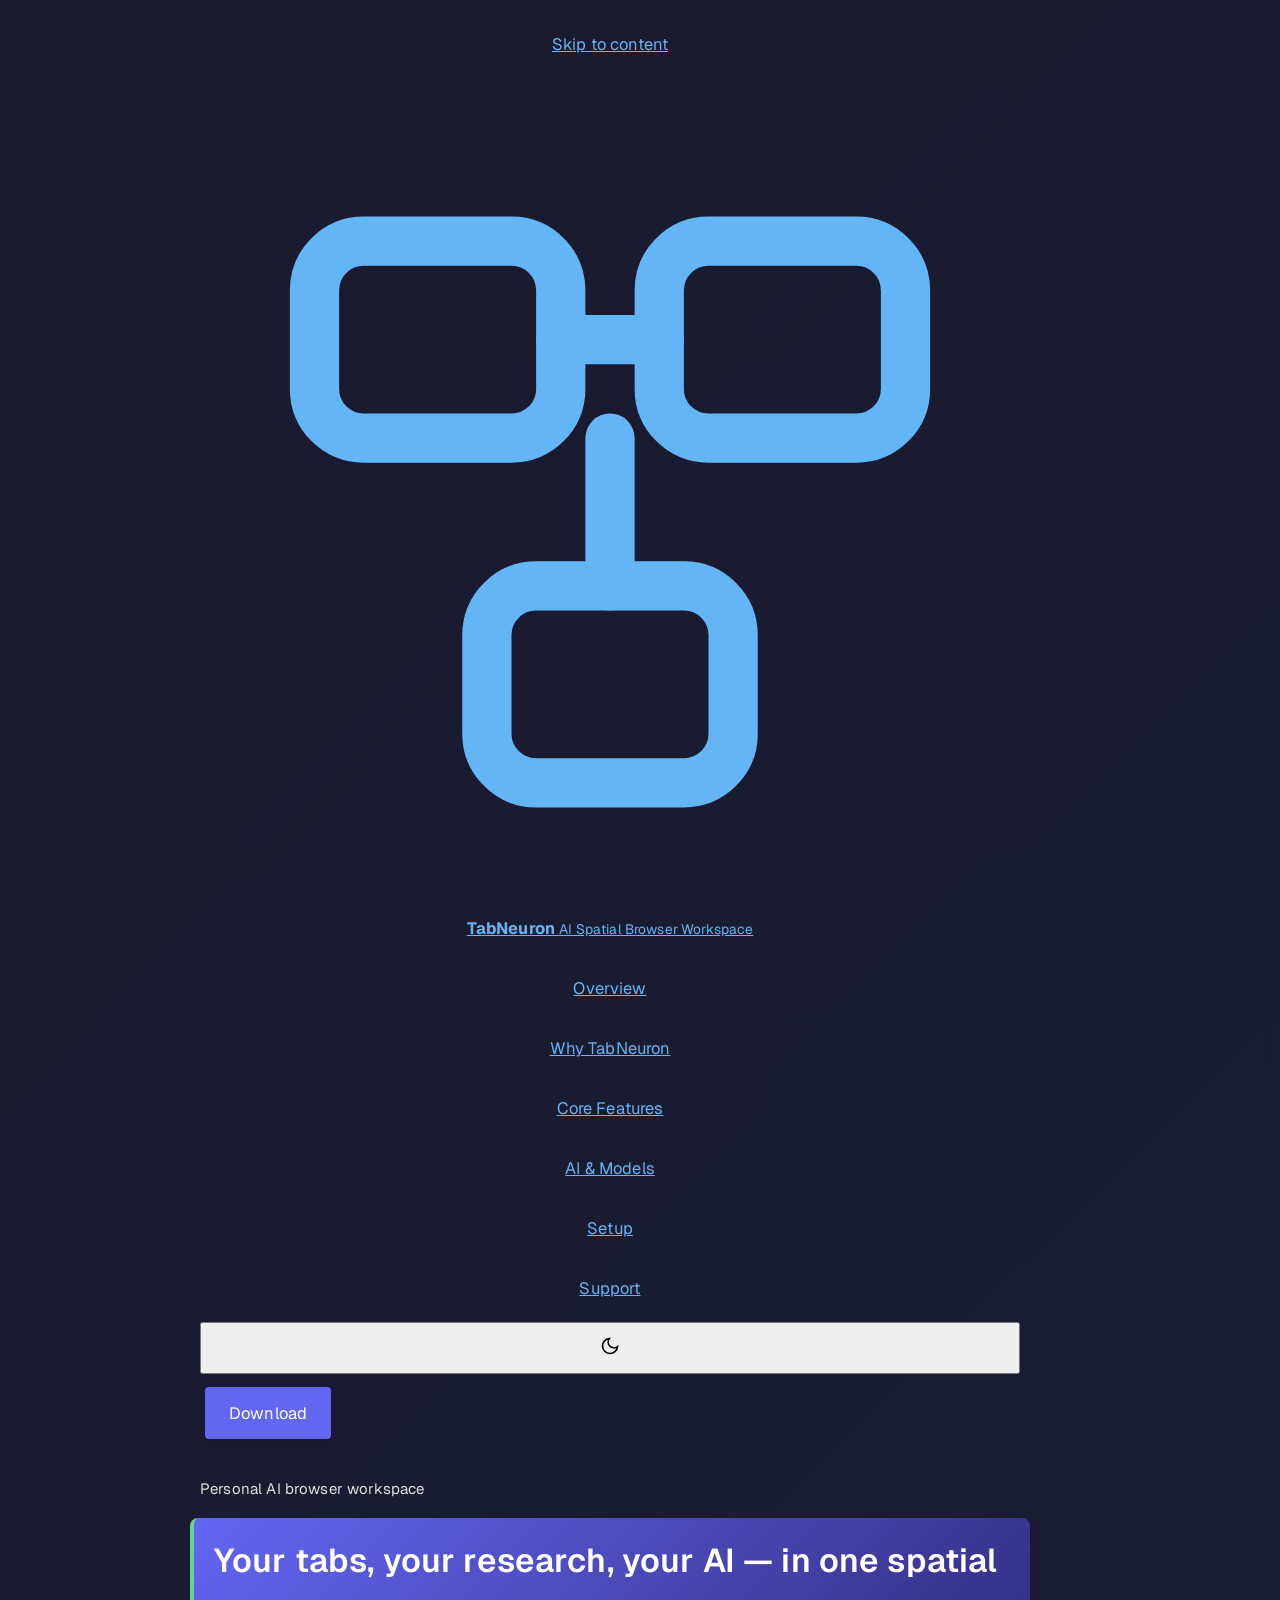
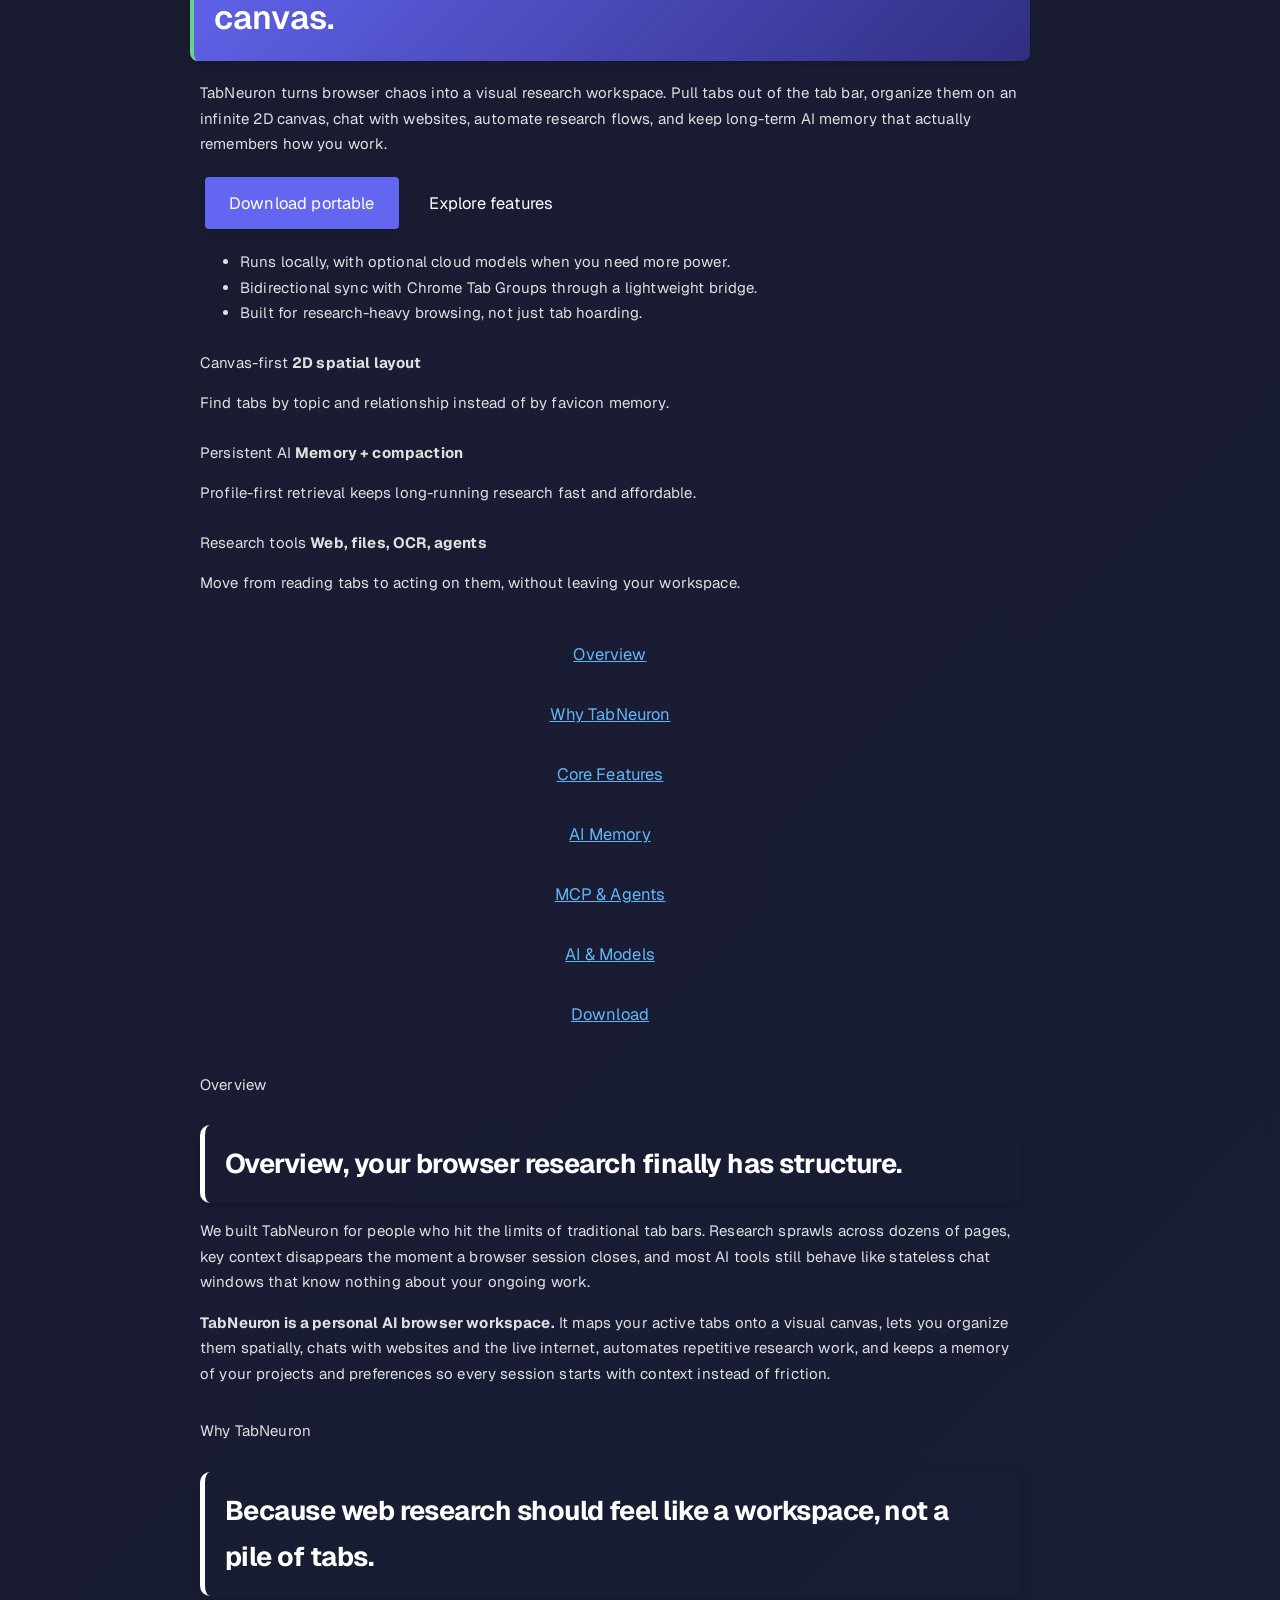
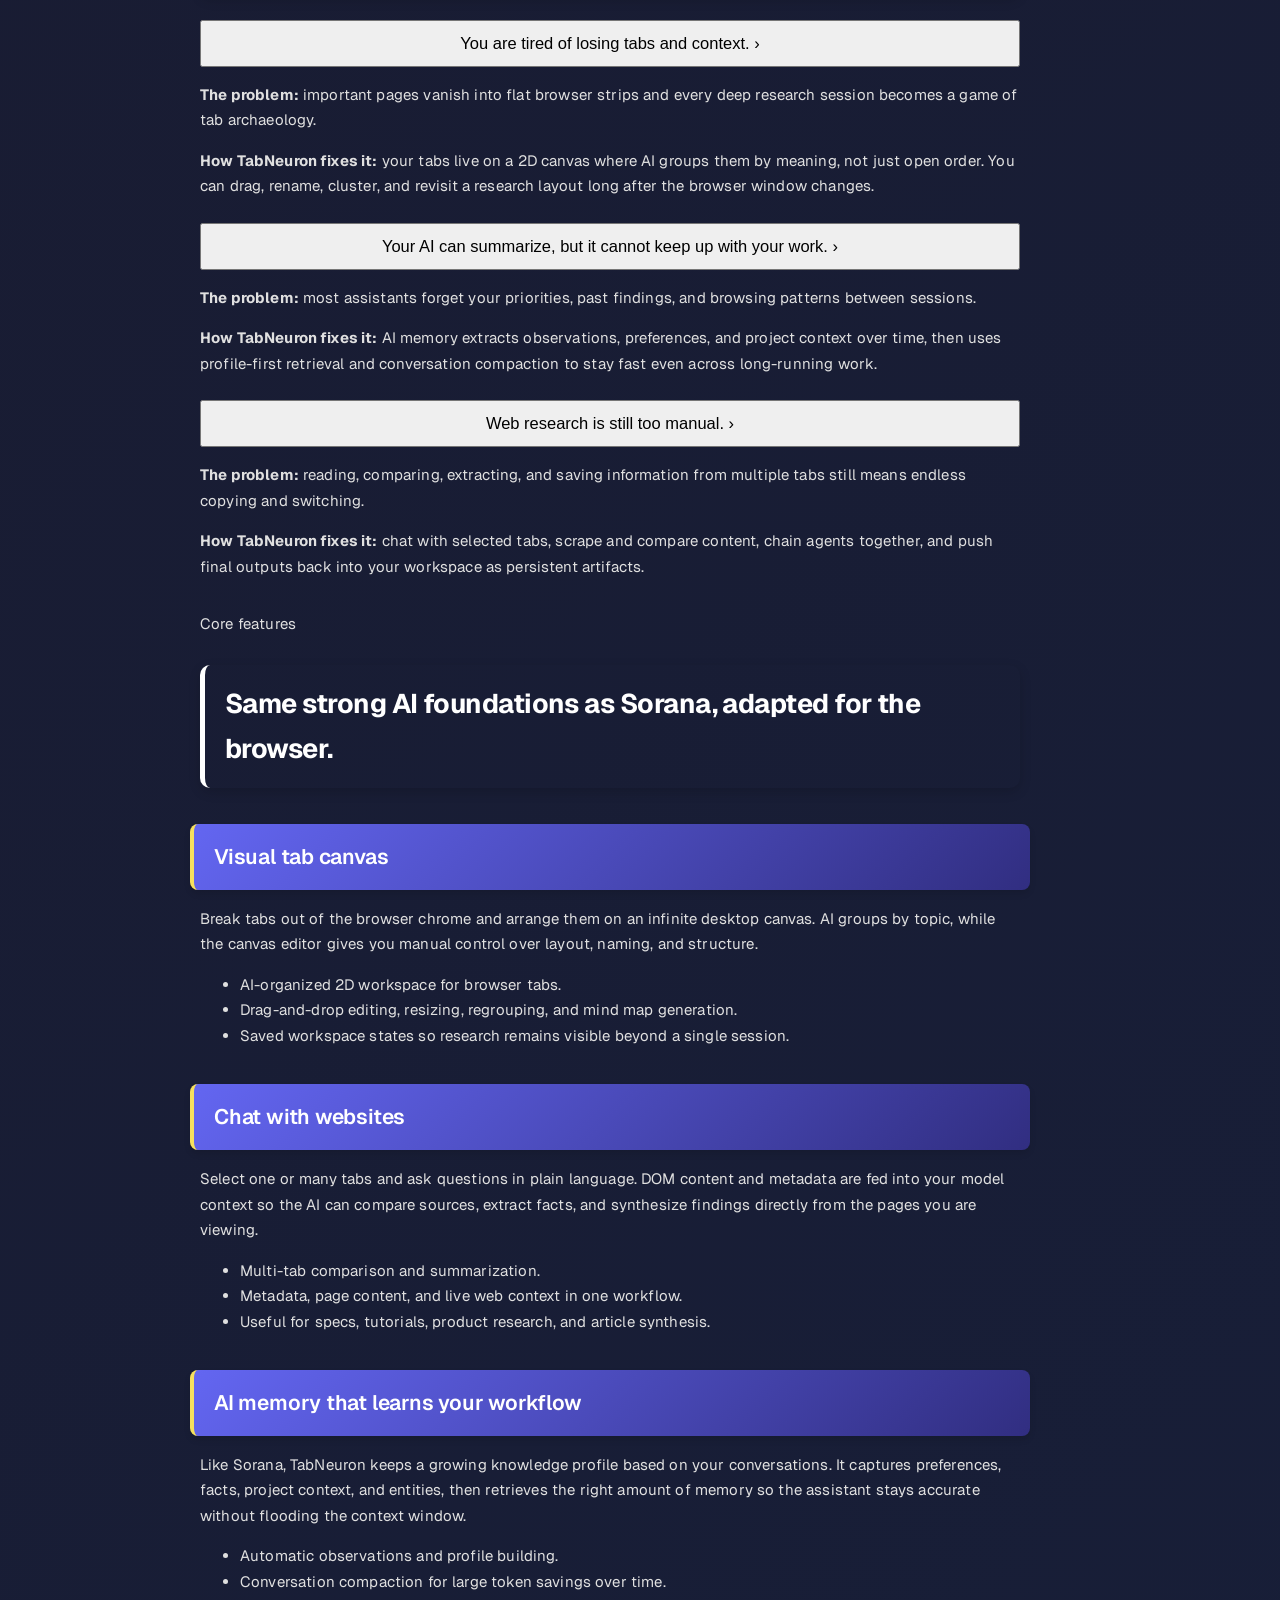
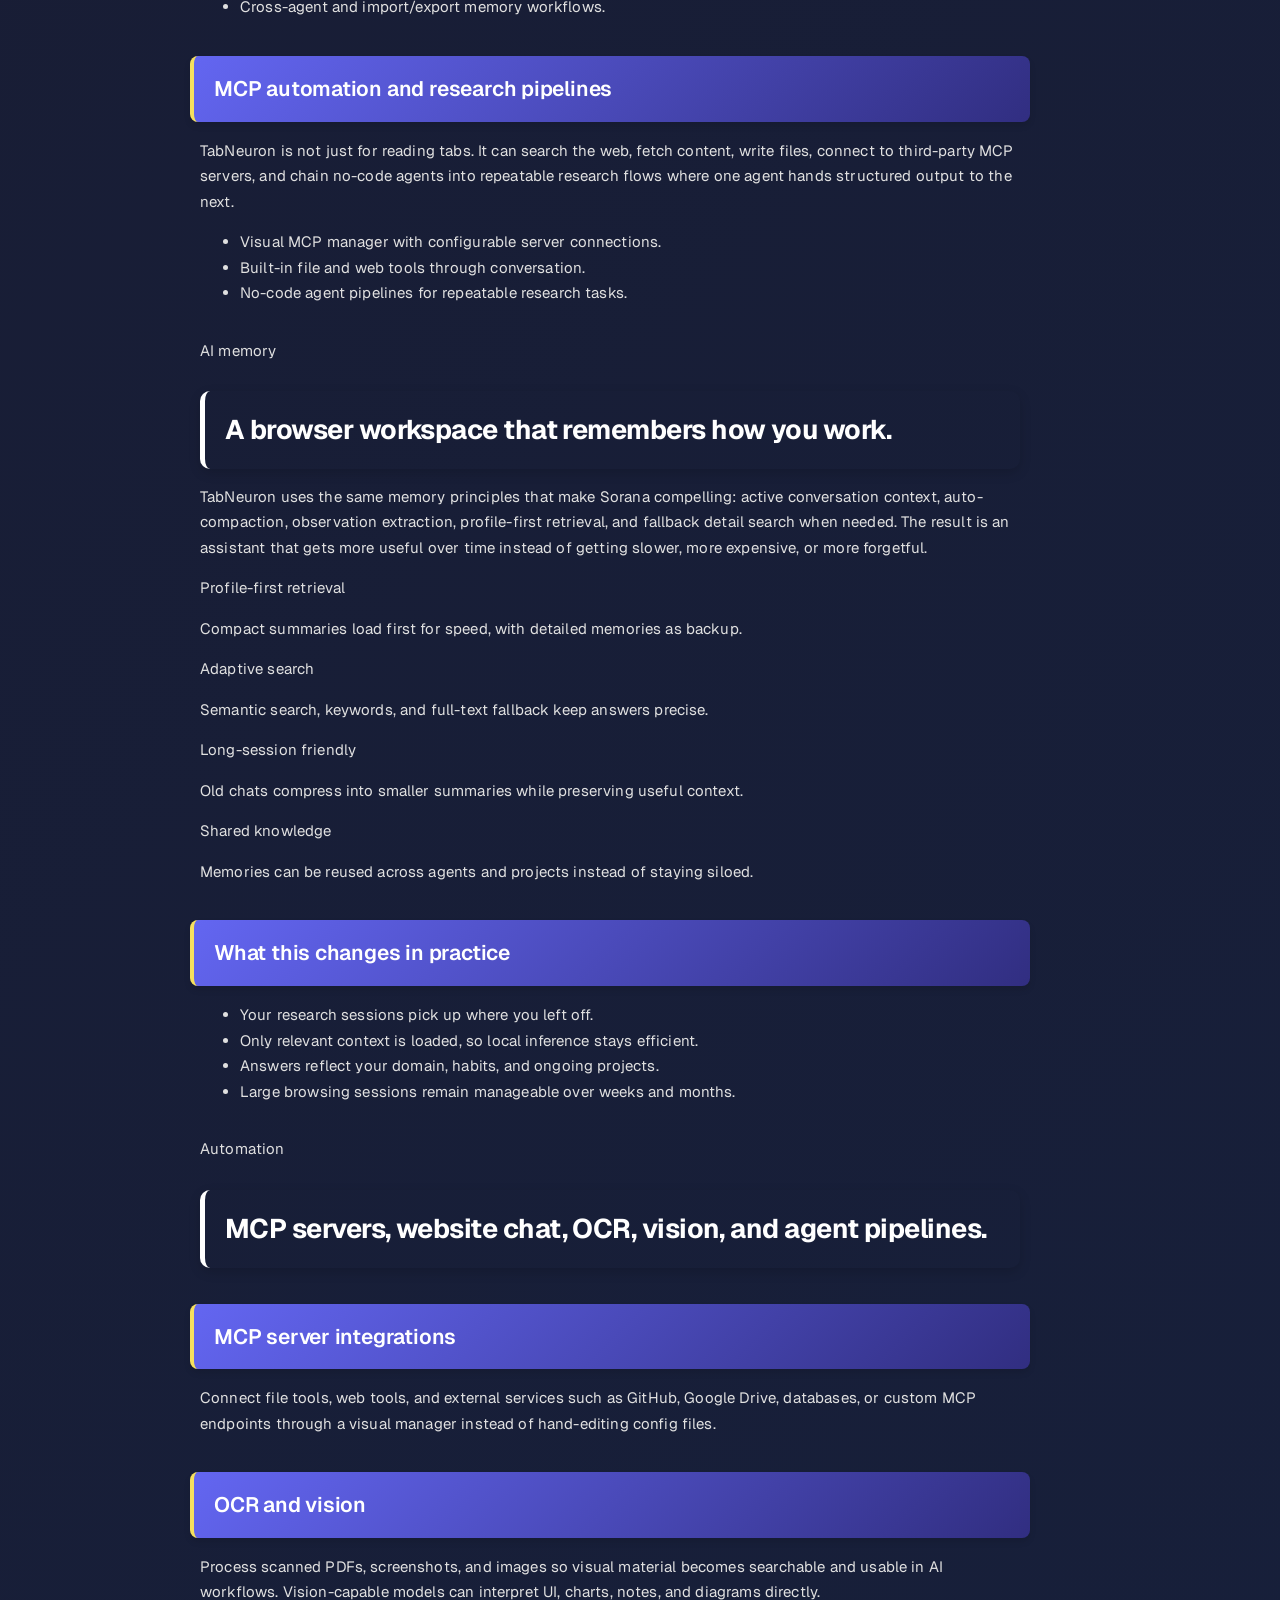
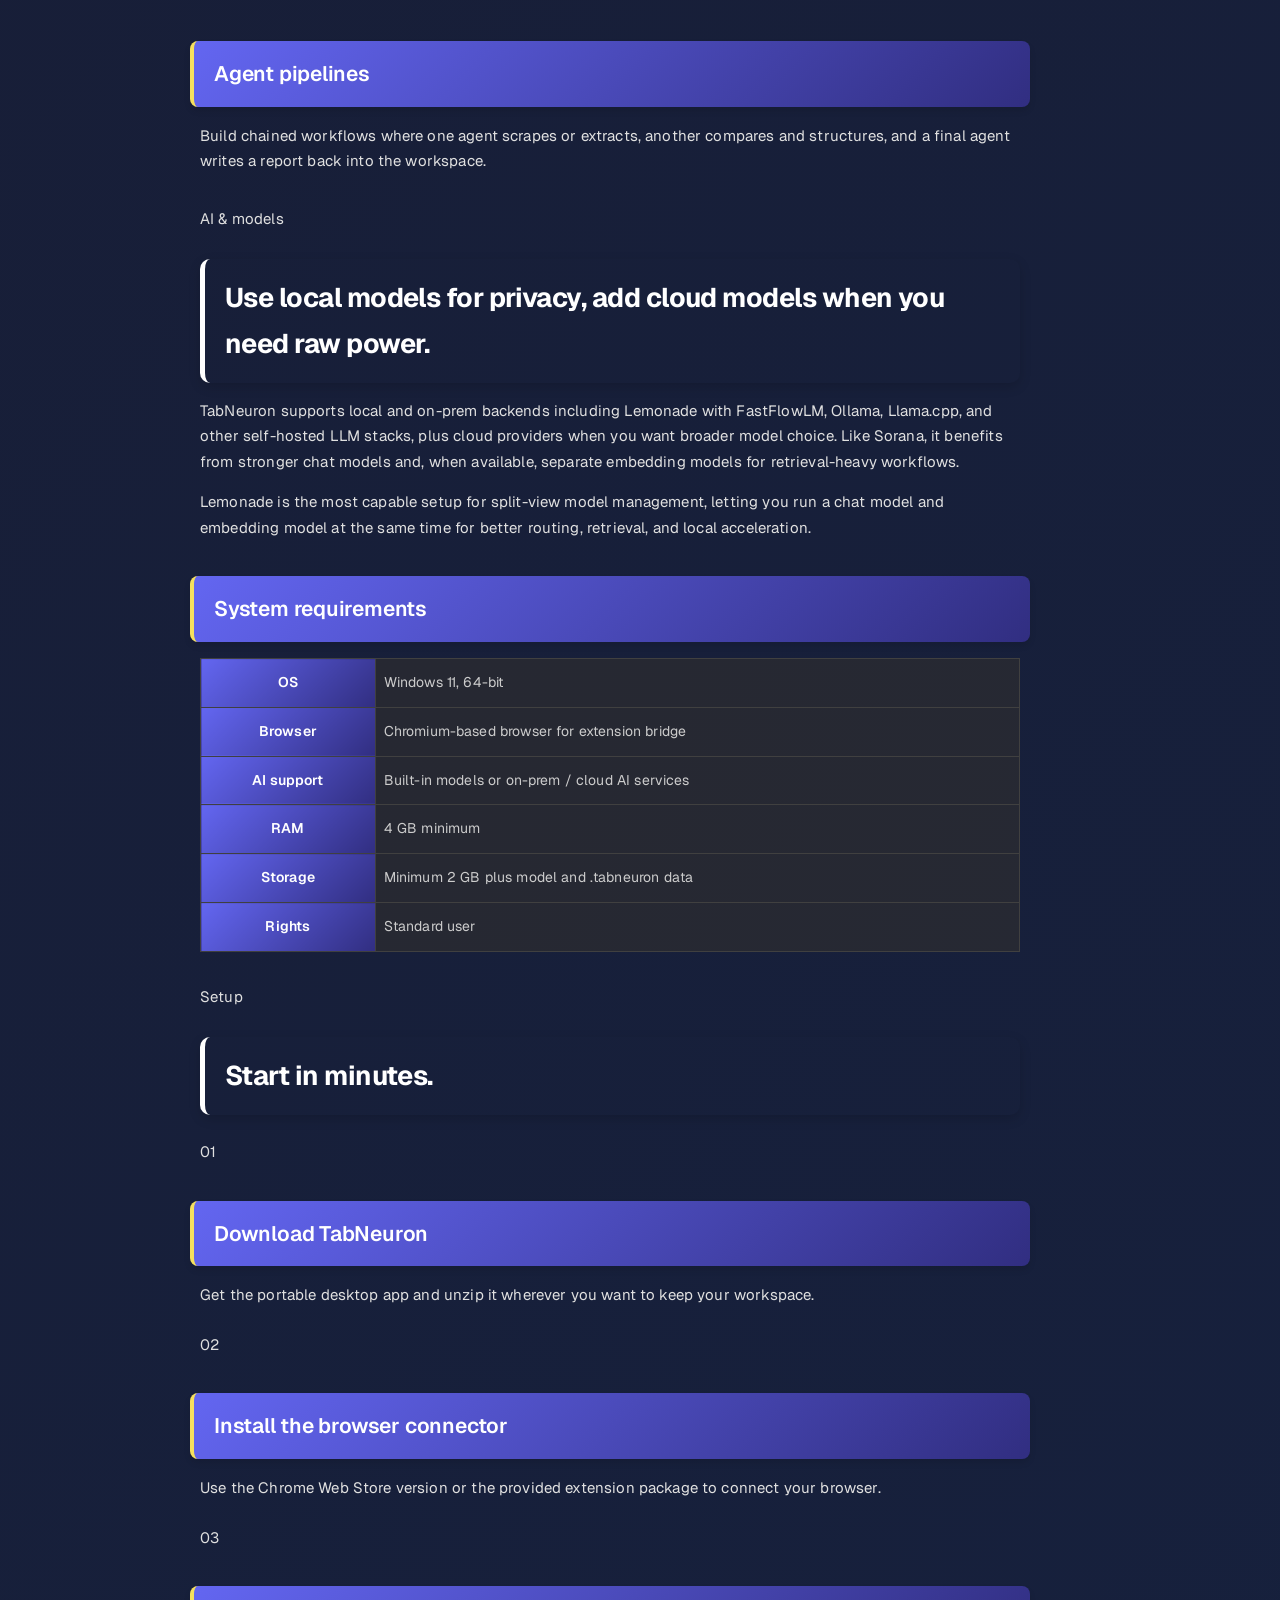
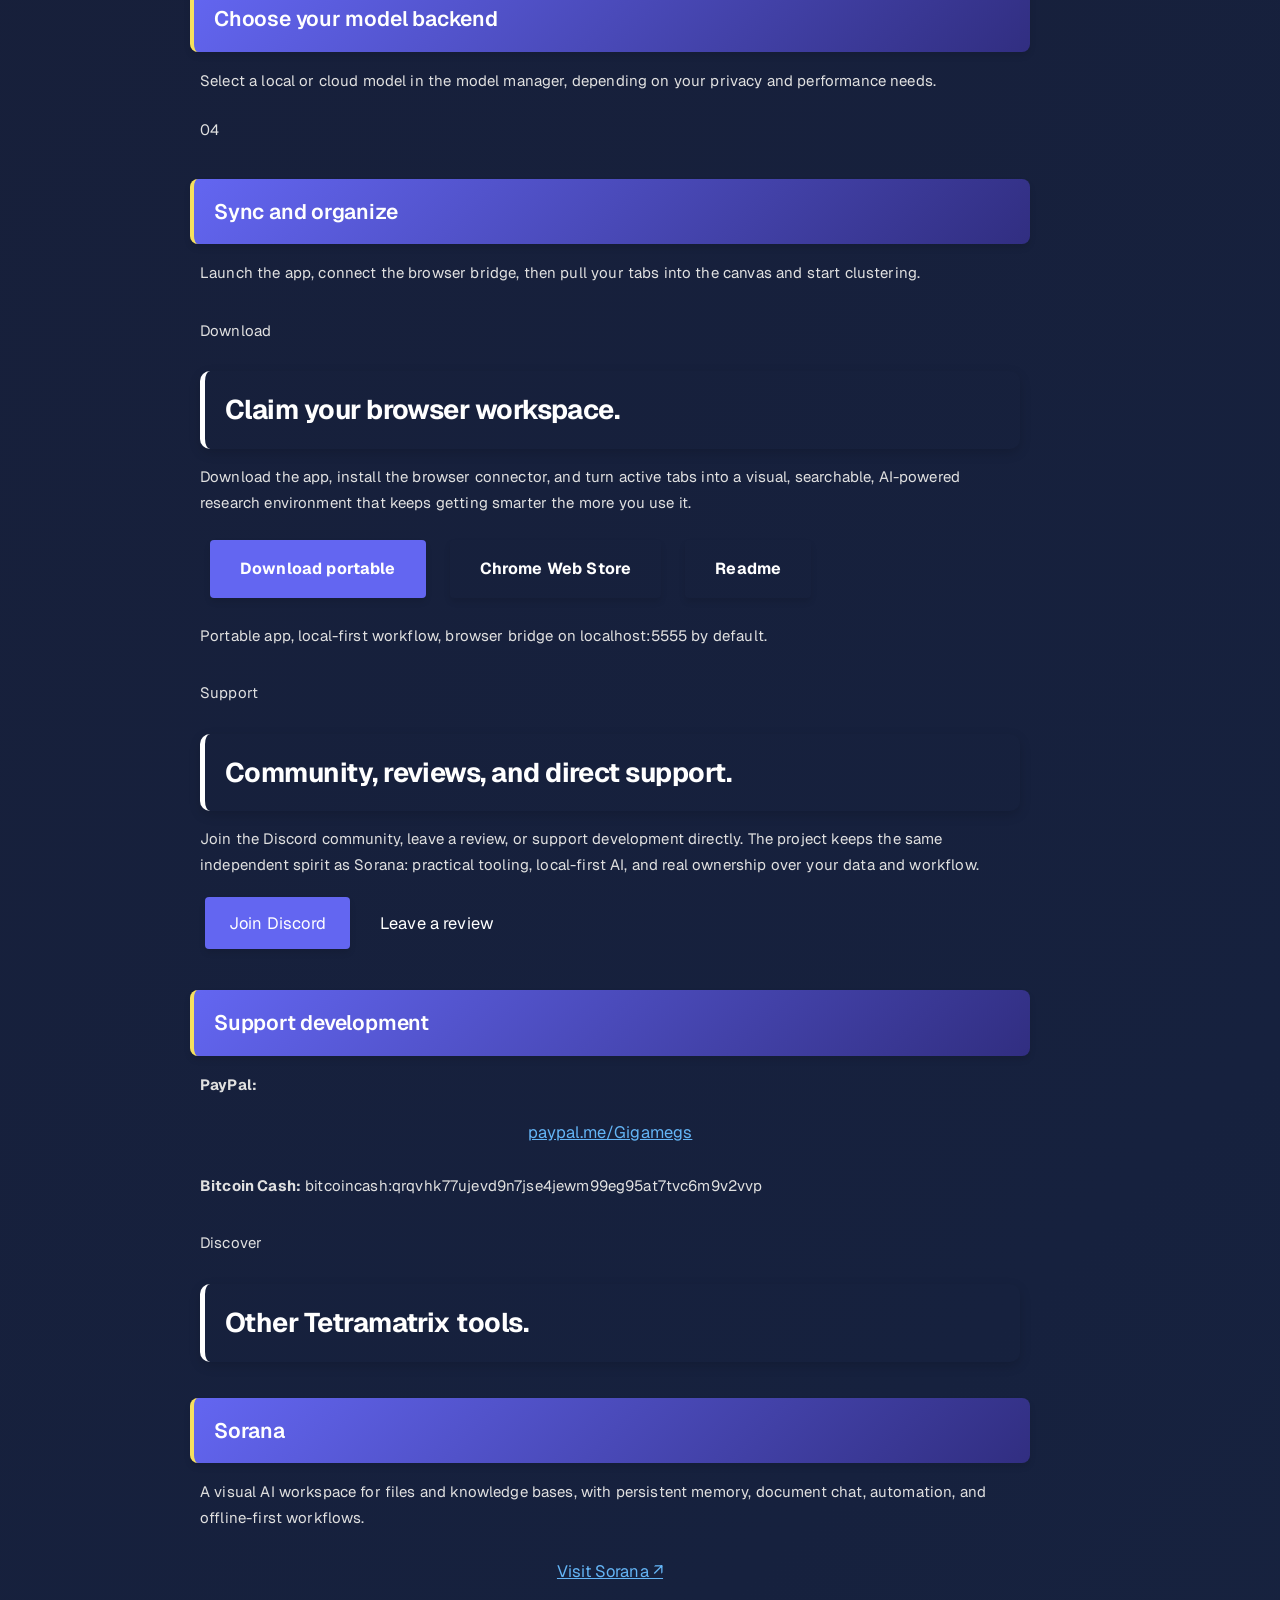
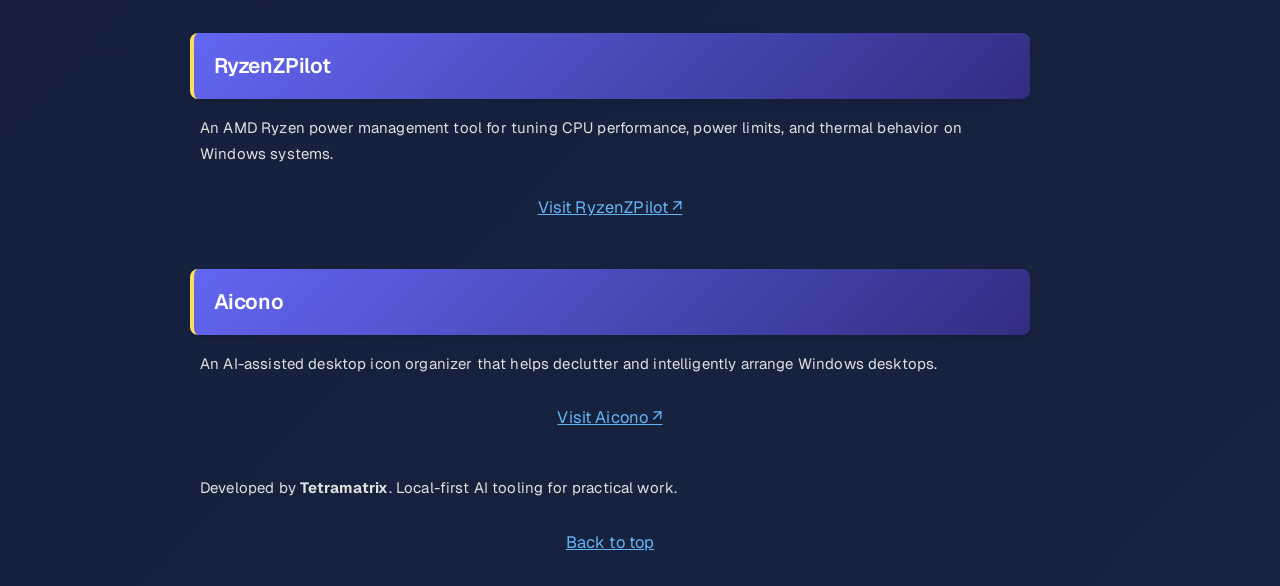
<file: docs/_index.html>
<!DOCTYPE html>
<html lang="en">
<head>
  <meta charset="UTF-8">
  <meta name="viewport" content="width=device-width, initial-scale=1.0, maximum-scale=1.0">
  <meta name="format-detection" content="telephone=no">
  <title>TabNeuron — Your AI Spatial Browser Workspace</title>
  <meta name="description" content="TabNeuron is a personal AI browser workspace that maps tabs onto a 2D canvas, remembers your research, chats with websites, automates workflows, and keeps everything under your control.">
  <meta name="keywords" content="AI spatial tab manager, browser workspace, tab canvas, chat with websites, AI research agents, Chrome tab groups, local AI, private AI, AI memory, web research automation">
  <meta name="author" content="Tetramatrix">
  <meta property="og:title" content="TabNeuron — Your AI Spatial Browser Workspace">
  <meta property="og:description" content="Map tabs onto a visual 2D canvas, chat with websites, automate research, and keep long-term AI memory across your browsing sessions.">
  <meta property="og:type" content="website">
  <link rel="preconnect" href="https://fonts.googleapis.com">
  <link rel="preconnect" href="https://fonts.gstatic.com" crossorigin>
  <link href="https://fonts.googleapis.com/css2?family=Geist:wght@100..900&display=swap" rel="stylesheet">
  <link rel="stylesheet" href="main.css">
</head>
<body>
  <a class="skip-link" href="#main-content">Skip to content</a>

  <div class="page-shell">
    <header class="site-header">
      <div class="container header-inner">
        <a class="brand" href="#top" aria-label="TabNeuron home">
          <svg class="brand-mark" viewBox="0 0 64 64" aria-hidden="true" fill="none">
            <rect x="8" y="10" width="20" height="16" rx="4" stroke="currentColor" stroke-width="4"/>
            <rect x="36" y="10" width="20" height="16" rx="4" stroke="currentColor" stroke-width="4"/>
            <rect x="22" y="38" width="20" height="16" rx="4" stroke="currentColor" stroke-width="4"/>
            <path d="M28 18h8M32 26v12M36 18h0" stroke="currentColor" stroke-width="4" stroke-linecap="round"/>
          </svg>
          <span>
            <strong>TabNeuron</strong>
            <small>AI Spatial Browser Workspace</small>
          </span>
        </a>

        <nav class="top-nav" aria-label="Primary">
          <a href="#overview">Overview</a>
          <a href="#why">Why TabNeuron</a>
          <a href="#features">Core Features</a>
          <a href="#models">AI & Models</a>
          <a href="#setup">Setup</a>
          <a href="#support">Support</a>
        </nav>

        <div class="header-actions">
          <button class="theme-toggle" type="button" data-theme-toggle aria-label="Switch theme">
            <svg width="20" height="20" viewBox="0 0 24 24" fill="none" stroke="currentColor" stroke-width="2">
              <path d="M21 12.79A9 9 0 1 1 11.21 3 7 7 0 0 0 21 12.79z"></path>
            </svg>
          </button>
          <a class="btn btn-primary" href="#download">Download</a>
        </div>
      </div>
    </header>

    <main id="main-content">
      <section class="hero container" id="top">
        <div class="hero-copy card">
          <p class="eyebrow">Personal AI browser workspace</p>
          <h1>Your tabs, your research, your AI — in one spatial canvas.</h1>
          <p class="hero-text">TabNeuron turns browser chaos into a visual research workspace. Pull tabs out of the tab bar, organize them on an infinite 2D canvas, chat with websites, automate research flows, and keep long-term AI memory that actually remembers how you work.</p>
          <div class="hero-actions">
            <a class="btn btn-primary" href="#download">Download portable</a>
            <a class="btn btn-secondary" href="#features">Explore features</a>
          </div>
          <ul class="hero-points" role="list">
            <li>Runs locally, with optional cloud models when you need more power.</li>
            <li>Bidirectional sync with Chrome Tab Groups through a lightweight bridge.</li>
            <li>Built for research-heavy browsing, not just tab hoarding.</li>
          </ul>
        </div>

        <aside class="hero-panel card">
          <div class="panel-grid">
            <article>
              <span class="stat-label">Canvas-first</span>
              <strong>2D spatial layout</strong>
              <p>Find tabs by topic and relationship instead of by favicon memory.</p>
            </article>
            <article>
              <span class="stat-label">Persistent AI</span>
              <strong>Memory + compaction</strong>
              <p>Profile-first retrieval keeps long-running research fast and affordable.</p>
            </article>
            <article>
              <span class="stat-label">Research tools</span>
              <strong>Web, files, OCR, agents</strong>
              <p>Move from reading tabs to acting on them, without leaving your workspace.</p>
            </article>
          </div>
        </aside>
      </section>

      <nav class="section-nav container card" aria-label="Section navigation">
        <a href="#overview">Overview</a>
        <a href="#why">Why TabNeuron</a>
        <a href="#features">Core Features</a>
        <a href="#memory">AI Memory</a>
        <a href="#automation">MCP & Agents</a>
        <a href="#models">AI & Models</a>
        <a href="#download">Download</a>
      </nav>

      <section class="section-wrap overview-wrap" id="overview">
        <div class="container section-grid">
          <div class="section-heading">
            <p class="eyebrow">Overview</p>
            <h2>Overview, your browser research finally has structure.</h2>
          </div>
          <div class="card prose">
            <p>We built TabNeuron for people who hit the limits of traditional tab bars. Research sprawls across dozens of pages, key context disappears the moment a browser session closes, and most AI tools still behave like stateless chat windows that know nothing about your ongoing work.</p>
            <p><strong>TabNeuron is a personal AI browser workspace.</strong> It maps your active tabs onto a visual canvas, lets you organize them spatially, chats with websites and the live internet, automates repetitive research work, and keeps a memory of your projects and preferences so every session starts with context instead of friction.</p>
          </div>
        </div>
      </section>

      <section class="section-wrap why-wrap" id="why">
        <div class="container">
          <div class="section-heading narrow">
            <p class="eyebrow">Why TabNeuron</p>
            <h2>Because web research should feel like a workspace, not a pile of tabs.</h2>
          </div>
          <div class="accordion-grid">
            <article class="accordion card open">
              <button class="accordion-toggle" type="button" aria-expanded="true">
                <span>You are tired of losing tabs and context.</span>
                <span class="chevron">›</span>
              </button>
              <div class="accordion-content">
                <p><strong>The problem:</strong> important pages vanish into flat browser strips and every deep research session becomes a game of tab archaeology.</p>
                <p><strong>How TabNeuron fixes it:</strong> your tabs live on a 2D canvas where AI groups them by meaning, not just open order. You can drag, rename, cluster, and revisit a research layout long after the browser window changes.</p>
              </div>
            </article>
            <article class="accordion card">
              <button class="accordion-toggle" type="button" aria-expanded="false">
                <span>Your AI can summarize, but it cannot keep up with your work.</span>
                <span class="chevron">›</span>
              </button>
              <div class="accordion-content">
                <p><strong>The problem:</strong> most assistants forget your priorities, past findings, and browsing patterns between sessions.</p>
                <p><strong>How TabNeuron fixes it:</strong> AI memory extracts observations, preferences, and project context over time, then uses profile-first retrieval and conversation compaction to stay fast even across long-running work.</p>
              </div>
            </article>
            <article class="accordion card">
              <button class="accordion-toggle" type="button" aria-expanded="false">
                <span>Web research is still too manual.</span>
                <span class="chevron">›</span>
              </button>
              <div class="accordion-content">
                <p><strong>The problem:</strong> reading, comparing, extracting, and saving information from multiple tabs still means endless copying and switching.</p>
                <p><strong>How TabNeuron fixes it:</strong> chat with selected tabs, scrape and compare content, chain agents together, and push final outputs back into your workspace as persistent artifacts.</p>
              </div>
            </article>
          </div>
        </div>
      </section>

      <section class="section-wrap features-wrap" id="features">
        <div class="container">
          <div class="section-heading narrow">
            <p class="eyebrow">Core features</p>
            <h2>Same strong AI foundations as Sorana, adapted for the browser.</h2>
          </div>
          <div class="feature-stack">
            <article class="feature card">
              <h3>Visual tab canvas</h3>
              <p>Break tabs out of the browser chrome and arrange them on an infinite desktop canvas. AI groups by topic, while the canvas editor gives you manual control over layout, naming, and structure.</p>
              <ul role="list">
                <li>AI-organized 2D workspace for browser tabs.</li>
                <li>Drag-and-drop editing, resizing, regrouping, and mind map generation.</li>
                <li>Saved workspace states so research remains visible beyond a single session.</li>
              </ul>
            </article>
            <article class="feature card">
              <h3>Chat with websites</h3>
              <p>Select one or many tabs and ask questions in plain language. DOM content and metadata are fed into your model context so the AI can compare sources, extract facts, and synthesize findings directly from the pages you are viewing.</p>
              <ul role="list">
                <li>Multi-tab comparison and summarization.</li>
                <li>Metadata, page content, and live web context in one workflow.</li>
                <li>Useful for specs, tutorials, product research, and article synthesis.</li>
              </ul>
            </article>
            <article class="feature card">
              <h3>AI memory that learns your workflow</h3>
              <p>Like Sorana, TabNeuron keeps a growing knowledge profile based on your conversations. It captures preferences, facts, project context, and entities, then retrieves the right amount of memory so the assistant stays accurate without flooding the context window.</p>
              <ul role="list">
                <li>Automatic observations and profile building.</li>
                <li>Conversation compaction for large token savings over time.</li>
                <li>Cross-agent and import/export memory workflows.</li>
              </ul>
            </article>
            <article class="feature card">
              <h3>MCP automation and research pipelines</h3>
              <p>TabNeuron is not just for reading tabs. It can search the web, fetch content, write files, connect to third-party MCP servers, and chain no-code agents into repeatable research flows where one agent hands structured output to the next.</p>
              <ul role="list">
                <li>Visual MCP manager with configurable server connections.</li>
                <li>Built-in file and web tools through conversation.</li>
                <li>No-code agent pipelines for repeatable research tasks.</li>
              </ul>
            </article>
          </div>
        </div>
      </section>

      <section class="section-wrap memory-wrap" id="memory">
        <div class="container section-grid reverse">
          <div class="card prose">
            <p class="eyebrow">AI memory</p>
            <h2>A browser workspace that remembers how you work.</h2>
            <p>TabNeuron uses the same memory principles that make Sorana compelling: active conversation context, auto-compaction, observation extraction, profile-first retrieval, and fallback detail search when needed. The result is an assistant that gets more useful over time instead of getting slower, more expensive, or more forgetful.</p>
            <div class="mini-grid">
              <div>
                <span class="mini-label">Profile-first retrieval</span>
                <p>Compact summaries load first for speed, with detailed memories as backup.</p>
              </div>
              <div>
                <span class="mini-label">Adaptive search</span>
                <p>Semantic search, keywords, and full-text fallback keep answers precise.</p>
              </div>
              <div>
                <span class="mini-label">Long-session friendly</span>
                <p>Old chats compress into smaller summaries while preserving useful context.</p>
              </div>
              <div>
                <span class="mini-label">Shared knowledge</span>
                <p>Memories can be reused across agents and projects instead of staying siloed.</p>
              </div>
            </div>
          </div>
          <aside class="card checklist">
            <h3>What this changes in practice</h3>
            <ul role="list">
              <li>Your research sessions pick up where you left off.</li>
              <li>Only relevant context is loaded, so local inference stays efficient.</li>
              <li>Answers reflect your domain, habits, and ongoing projects.</li>
              <li>Large browsing sessions remain manageable over weeks and months.</li>
            </ul>
          </aside>
        </div>
      </section>

      <section class="section-wrap automation-wrap" id="automation">
        <div class="container">
          <div class="section-heading narrow">
            <p class="eyebrow">Automation</p>
            <h2>MCP servers, website chat, OCR, vision, and agent pipelines.</h2>
          </div>
          <div class="three-up">
            <article class="card info-card">
              <h3>MCP server integrations</h3>
              <p>Connect file tools, web tools, and external services such as GitHub, Google Drive, databases, or custom MCP endpoints through a visual manager instead of hand-editing config files.</p>
            </article>
            <article class="card info-card">
              <h3>OCR and vision</h3>
              <p>Process scanned PDFs, screenshots, and images so visual material becomes searchable and usable in AI workflows. Vision-capable models can interpret UI, charts, notes, and diagrams directly.</p>
            </article>
            <article class="card info-card">
              <h3>Agent pipelines</h3>
              <p>Build chained workflows where one agent scrapes or extracts, another compares and structures, and a final agent writes a report back into the workspace.</p>
            </article>
          </div>
        </div>
      </section>

      <section class="section-wrap models-wrap" id="models">
        <div class="container section-grid">
          <div class="card prose">
            <p class="eyebrow">AI & models</p>
            <h2>Use local models for privacy, add cloud models when you need raw power.</h2>
            <p>TabNeuron supports local and on-prem backends including Lemonade with FastFlowLM, Ollama, Llama.cpp, and other self-hosted LLM stacks, plus cloud providers when you want broader model choice. Like Sorana, it benefits from stronger chat models and, when available, separate embedding models for retrieval-heavy workflows.</p>
            <p>Lemonade is the most capable setup for split-view model management, letting you run a chat model and embedding model at the same time for better routing, retrieval, and local acceleration.</p>
          </div>
          <div class="card requirements">
            <h3>System requirements</h3>
            <table>
              <tbody>
                <tr><th scope="row">OS</th><td>Windows 11, 64-bit</td></tr>
                <tr><th scope="row">Browser</th><td>Chromium-based browser for extension bridge</td></tr>
                <tr><th scope="row">AI support</th><td>Built-in models or on-prem / cloud AI services</td></tr>
                <tr><th scope="row">RAM</th><td>4 GB minimum</td></tr>
                <tr><th scope="row">Storage</th><td>Minimum 2 GB plus model and .tabneuron data</td></tr>
                <tr><th scope="row">Rights</th><td>Standard user</td></tr>
              </tbody>
            </table>
          </div>
        </div>
      </section>

      <section class="section-wrap setup-wrap" id="setup">
        <div class="container">
          <div class="section-heading narrow">
            <p class="eyebrow">Setup</p>
            <h2>Start in minutes.</h2>
          </div>
          <div class="steps-grid">
            <article class="card step-card"><span>01</span><h3>Download TabNeuron</h3><p>Get the portable desktop app and unzip it wherever you want to keep your workspace.</p></article>
            <article class="card step-card"><span>02</span><h3>Install the browser connector</h3><p>Use the Chrome Web Store version or the provided extension package to connect your browser.</p></article>
            <article class="card step-card"><span>03</span><h3>Choose your model backend</h3><p>Select a local or cloud model in the model manager, depending on your privacy and performance needs.</p></article>
            <article class="card step-card"><span>04</span><h3>Sync and organize</h3><p>Launch the app, connect the browser bridge, then pull your tabs into the canvas and start clustering.</p></article>
          </div>
        </div>
      </section>

      <section class="section-wrap download-wrap" id="download">
        <div class="container">
          <div class="download-card card">
            <p class="eyebrow">Download</p>
            <h2>Claim your browser workspace.</h2>
            <p>Download the app, install the browser connector, and turn active tabs into a visual, searchable, AI-powered research environment that keeps getting smarter the more you use it.</p>
            <div class="download-actions">
              <a class="btn btn-primary btn-large" href="https://github.com/Tetramatrix/TabNeuron/raw/refs/heads/main/docs/TabNeuron.exe" target="_blank" rel="noopener noreferrer">Download portable</a>
              <a class="btn btn-secondary btn-large" href="https://chromewebstore.google.com/detail/tetramatrix-connector/okkajfohkcicdabhdkmakdlblkknnmfm?authuser=0&hl=de" target="_blank" rel="noopener noreferrer">Chrome Web Store</a>
              <a class="btn btn-secondary btn-large" href="README.md" target="_blank" rel="noopener noreferrer">Readme</a>
            </div>
            <p class="download-note">Portable app, local-first workflow, browser bridge on localhost:5555 by default.</p>
          </div>
        </div>
      </section>

      <section class="section-wrap support-wrap" id="support">
        <div class="container section-grid">
          <div class="card prose">
            <p class="eyebrow">Support</p>
            <h2>Community, reviews, and direct support.</h2>
            <p>Join the Discord community, leave a review, or support development directly. The project keeps the same independent spirit as Sorana: practical tooling, local-first AI, and real ownership over your data and workflow.</p>
            <div class="support-links">
              <a class="btn btn-primary" href="https://discord.gg/4QkQSfSATF" target="_blank" rel="noopener noreferrer">Join Discord</a>
              <a class="btn btn-secondary" href="https://alternativeto.net/software/tabneuron" target="_blank" rel="noopener noreferrer">Leave a review</a>
            </div>
          </div>
          <div class="card donation-card">
            <h3>Support development</h3>
            <p><strong>PayPal:</strong> <a href="https://paypal.me/Gigamegs" target="_blank" rel="noopener noreferrer">paypal.me/Gigamegs</a></p>
            <p><strong>Bitcoin Cash:</strong> bitcoincash:qrqvhk77ujevd9n7jse4jewm99eg95at7tvc6m9v2vvp</p>
          </div>
        </div>
      </section>

      <section class="section-wrap discover-wrap" id="discover">
        <div class="container">
          <div class="section-heading narrow">
            <p class="eyebrow">Discover</p>
            <h2>Other Tetramatrix tools.</h2>
          </div>
          <div class="three-up">
            <article class="card info-card">
              <h3>Sorana</h3>
              <p>A visual AI workspace for files and knowledge bases, with persistent memory, document chat, automation, and offline-first workflows.</p>
              <a class="text-link" href="http://tetramatrix.github.io/Sorana" target="_blank" rel="noopener noreferrer">Visit Sorana ↗</a>
            </article>
            <article class="card info-card">
              <h3>RyzenZPilot</h3>
              <p>An AMD Ryzen power management tool for tuning CPU performance, power limits, and thermal behavior on Windows systems.</p>
              <a class="text-link" href="http://tetramatrix.github.io/RyzenZPilot" target="_blank" rel="noopener noreferrer">Visit RyzenZPilot ↗</a>
            </article>
            <article class="card info-card">
              <h3>Aicono</h3>
              <p>An AI-assisted desktop icon organizer that helps declutter and intelligently arrange Windows desktops.</p>
              <a class="text-link" href="http://tetramatrix.github.io/Aicono" target="_blank" rel="noopener noreferrer">Visit Aicono ↗</a>
            </article>
          </div>
        </div>
      </section>
    </main>

    <footer class="site-footer">
      <div class="container footer-inner">
        <p>Developed by <strong>Tetramatrix</strong>. Local-first AI tooling for practical work.</p>
        <a href="#top">Back to top</a>
      </div>
    </footer>
  </div>

  <script>
    (function () {
      const root = document.documentElement;
      const toggle = document.querySelector('[data-theme-toggle]');
      let theme = matchMedia('(prefers-color-scheme: dark)').matches ? 'dark' : 'light';
      root.setAttribute('data-theme', theme);

      function updateIcon() {
        if (!toggle) return;
        toggle.setAttribute('aria-label', 'Switch to ' + (theme === 'dark' ? 'light' : 'dark') + ' mode');
        toggle.innerHTML = theme === 'dark'
          ? '<svg width="20" height="20" viewBox="0 0 24 24" fill="none" stroke="currentColor" stroke-width="2"><circle cx="12" cy="12" r="5"/><path d="M12 1v2M12 21v2M4.22 4.22l1.42 1.42M18.36 18.36l1.42 1.42M1 12h2M21 12h2M4.22 19.78l1.42-1.42M18.36 5.64l1.42-1.42"/></svg>'
          : '<svg width="20" height="20" viewBox="0 0 24 24" fill="none" stroke="currentColor" stroke-width="2"><path d="M21 12.79A9 9 0 1 1 11.21 3 7 7 0 0 0 21 12.79z"/></svg>';
      }

      updateIcon();
      toggle?.addEventListener('click', function () {
        theme = theme === 'dark' ? 'light' : 'dark';
        root.setAttribute('data-theme', theme);
        updateIcon();
      });

      document.querySelectorAll('.accordion').forEach(function (item) {
        const button = item.querySelector('.accordion-toggle');
        button?.addEventListener('click', function () {
          const isOpen = item.classList.contains('open');
          document.querySelectorAll('.accordion').forEach(function (other) {
            other.classList.remove('open');
            other.querySelector('.accordion-toggle')?.setAttribute('aria-expanded', 'false');
          });
          if (!isOpen) {
            item.classList.add('open');
            button.setAttribute('aria-expanded', 'true');
          }
        });
      });
    })();
  </script>
</body>
</html>
</file>
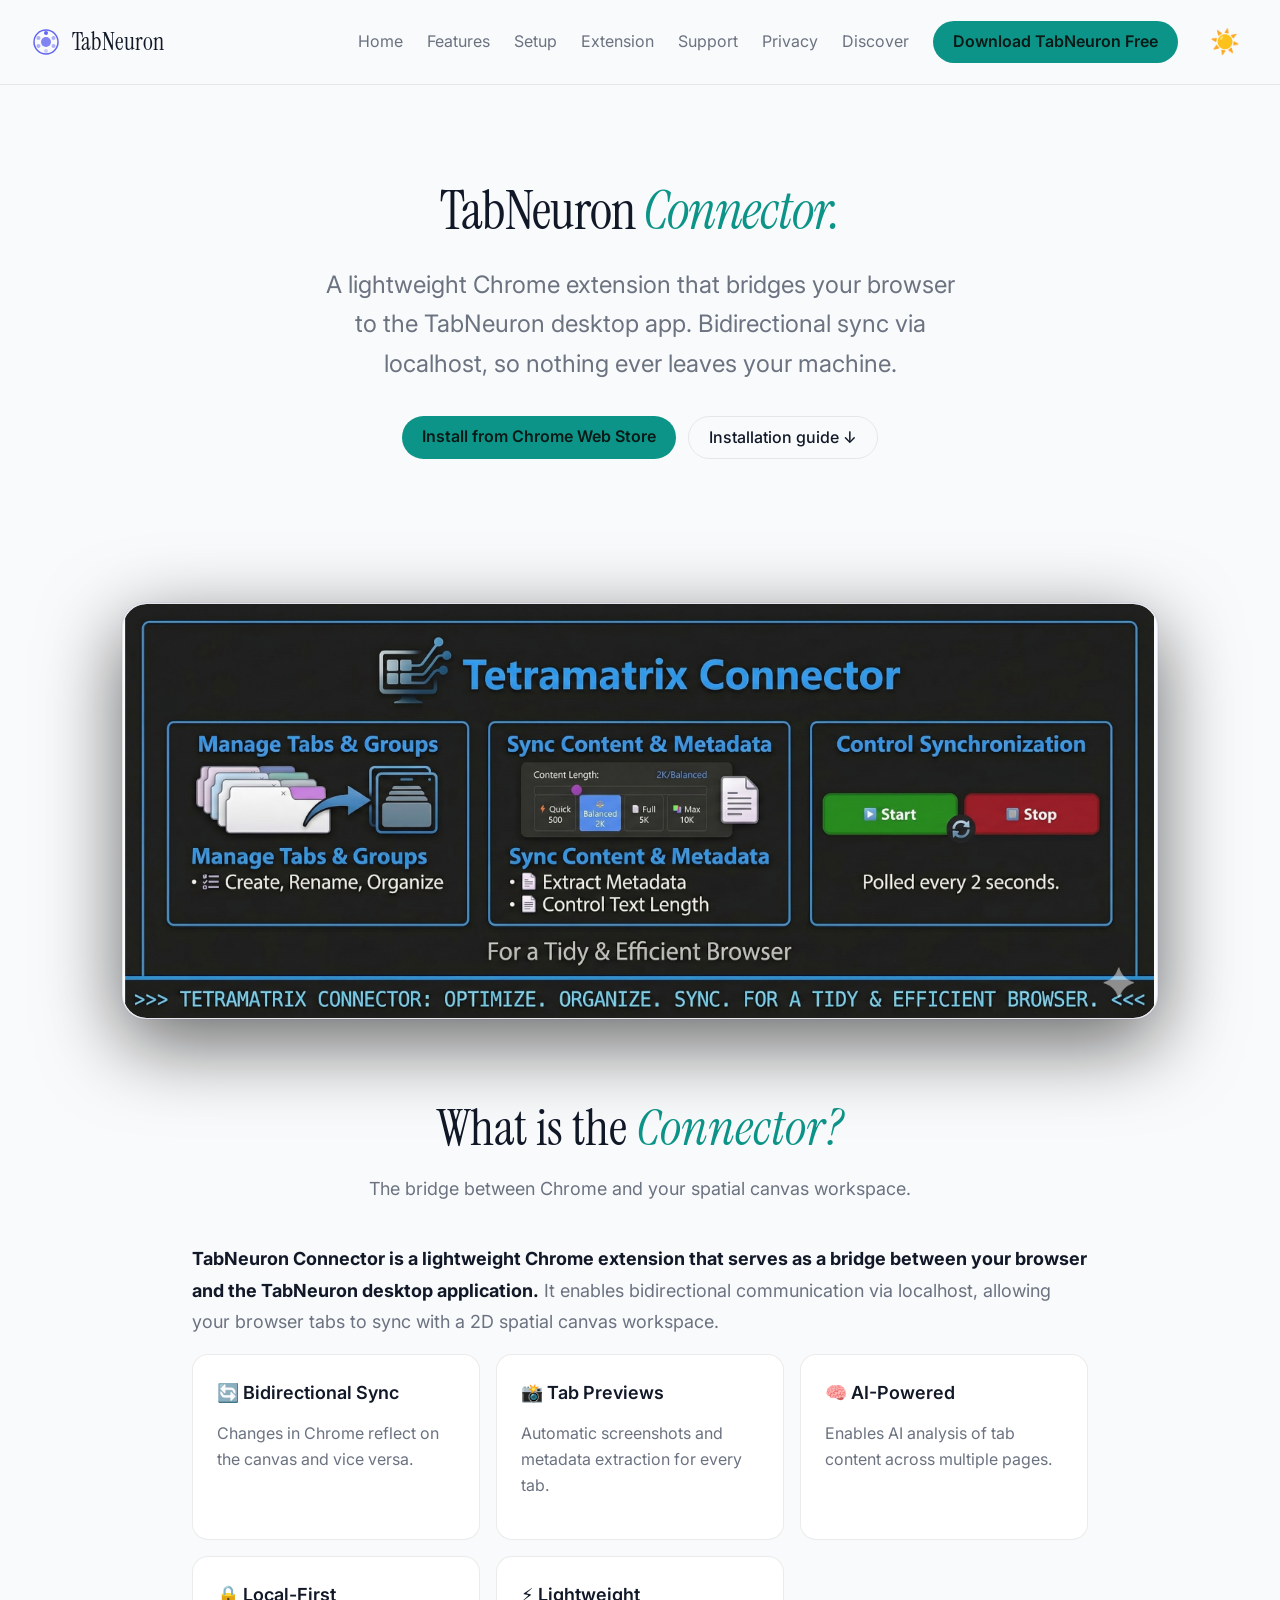
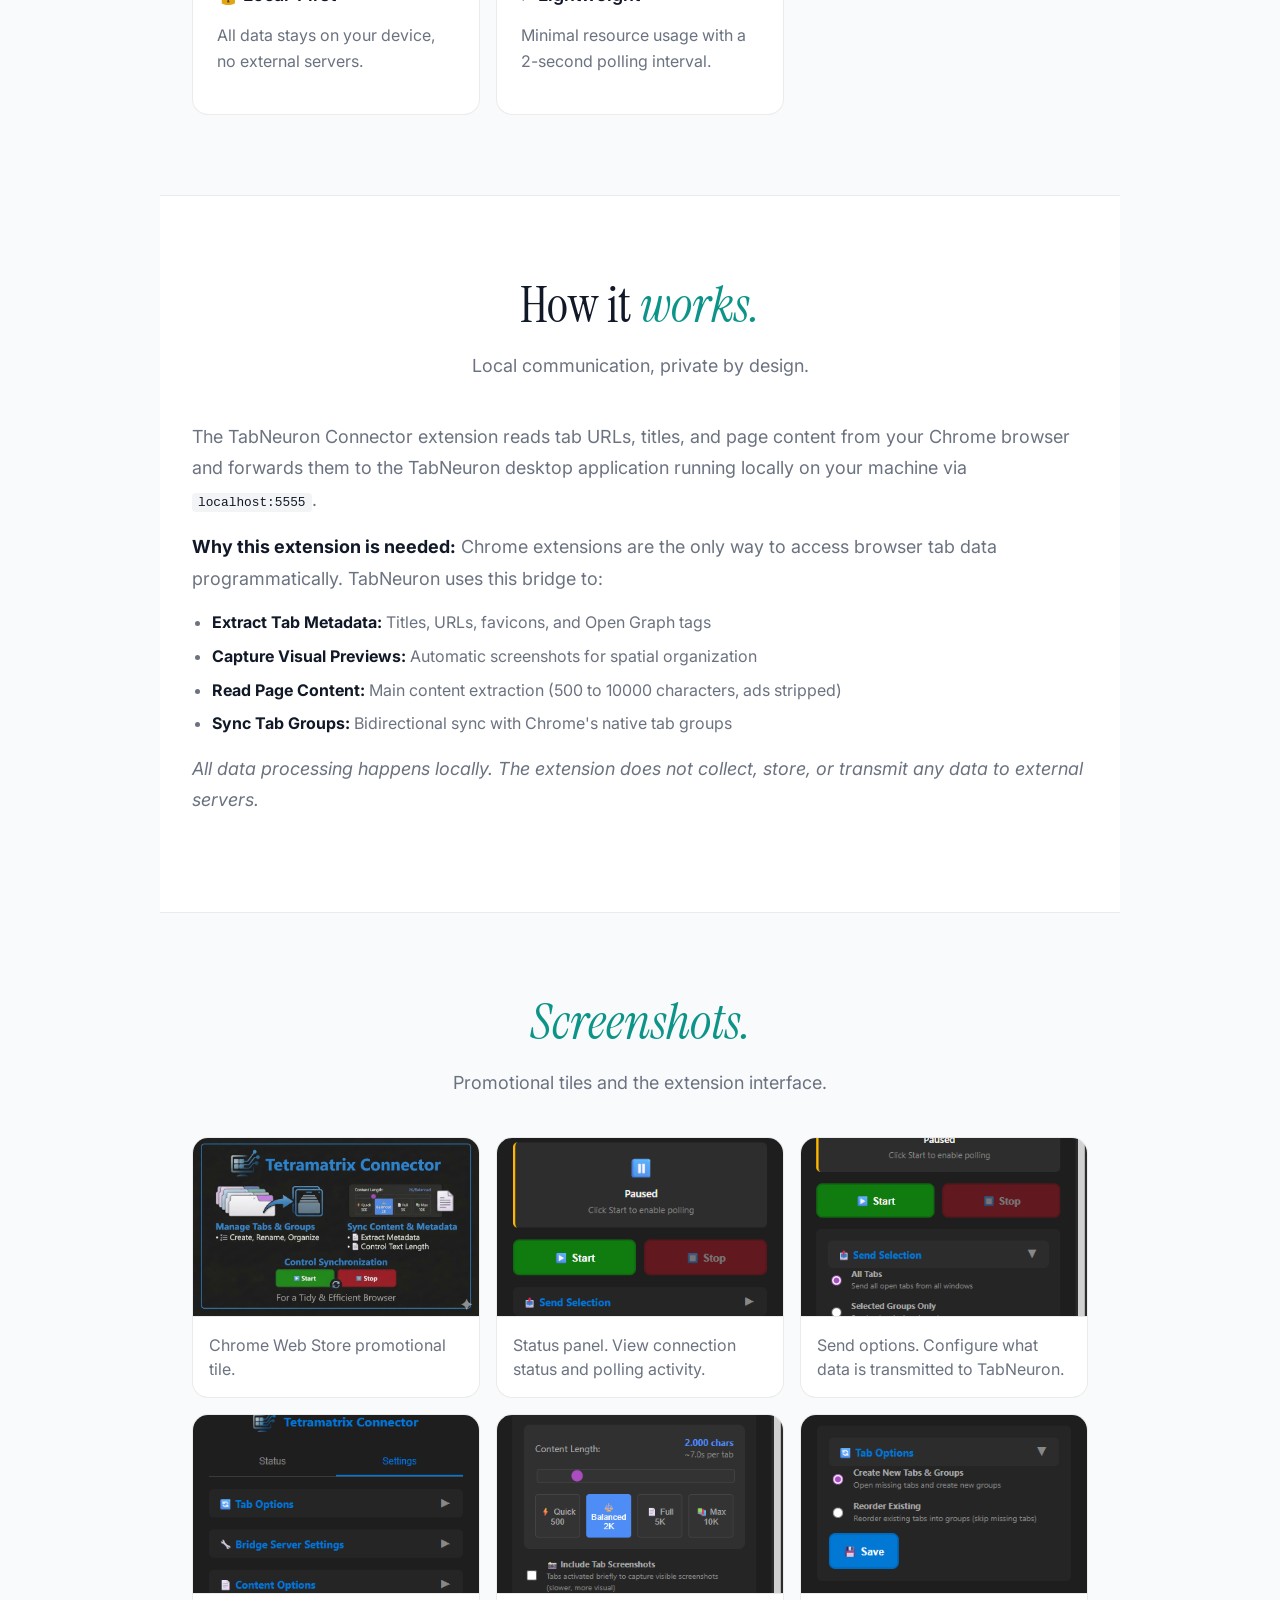
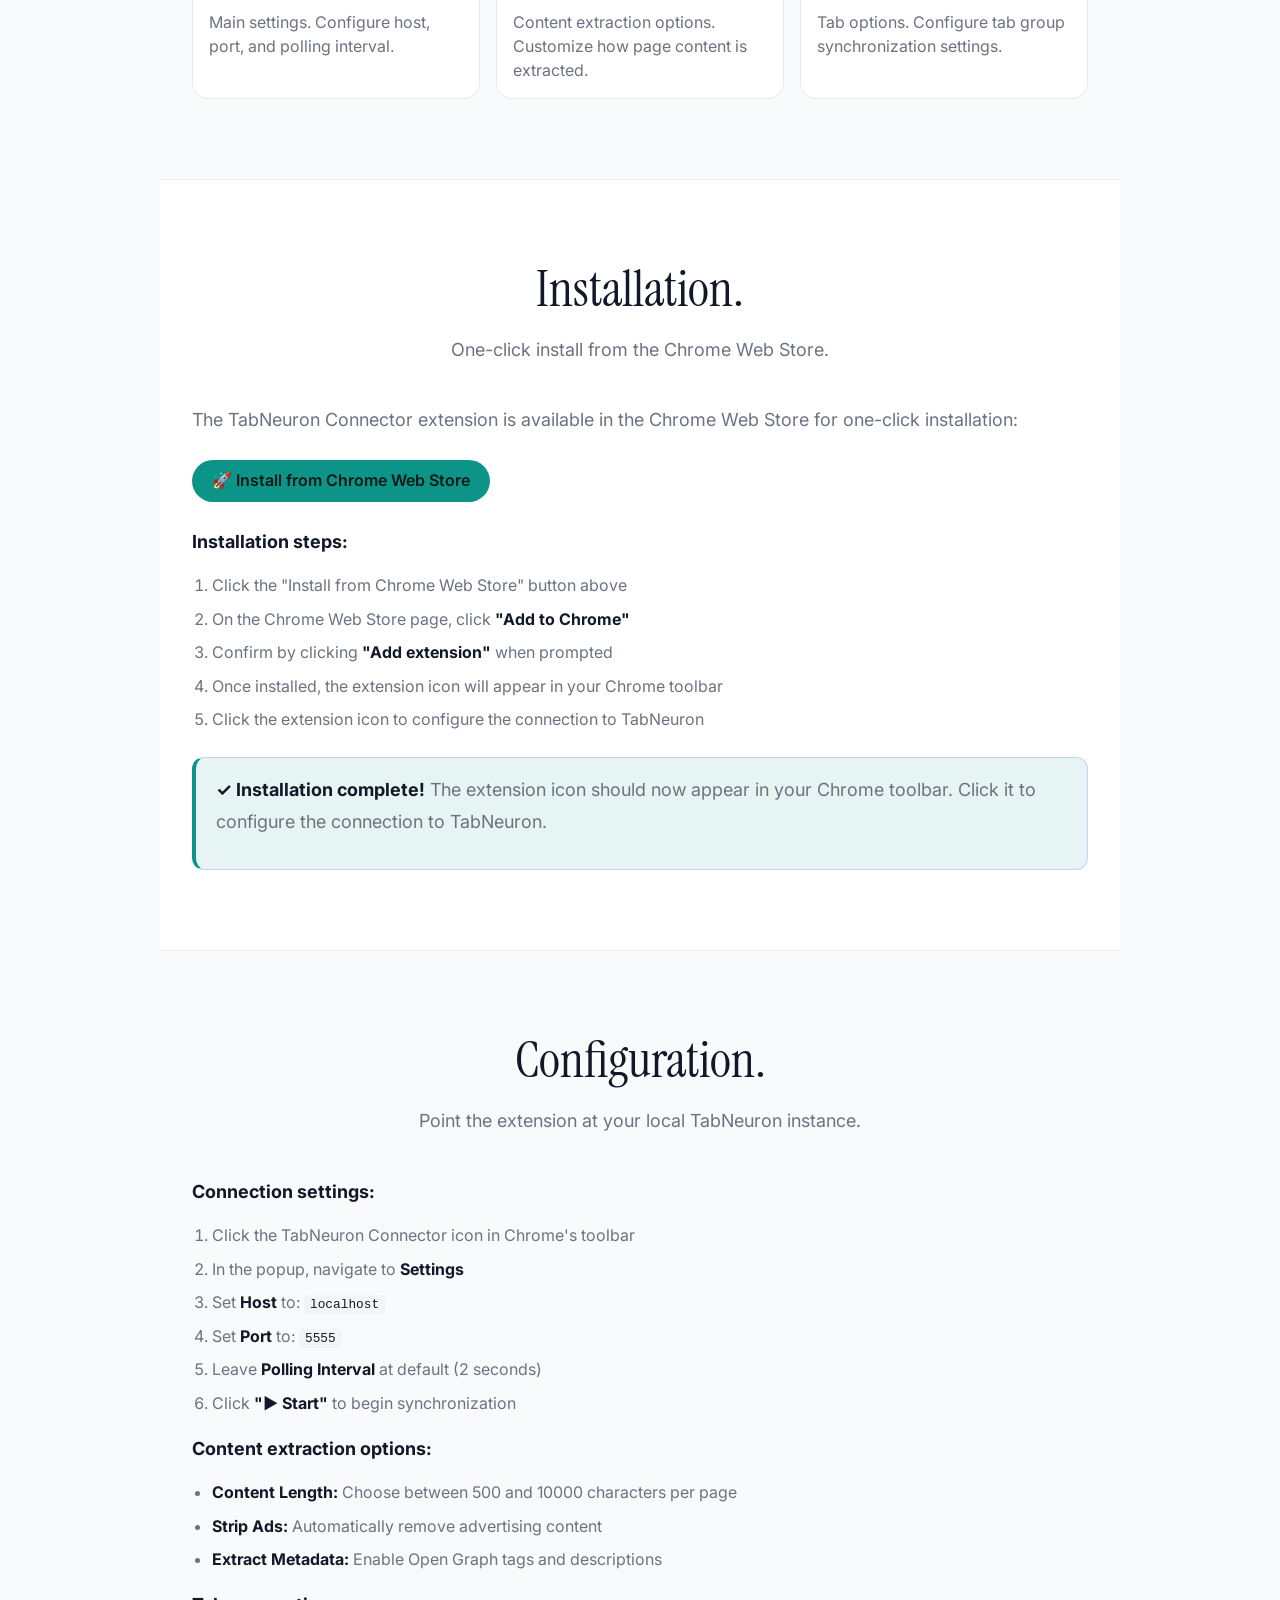
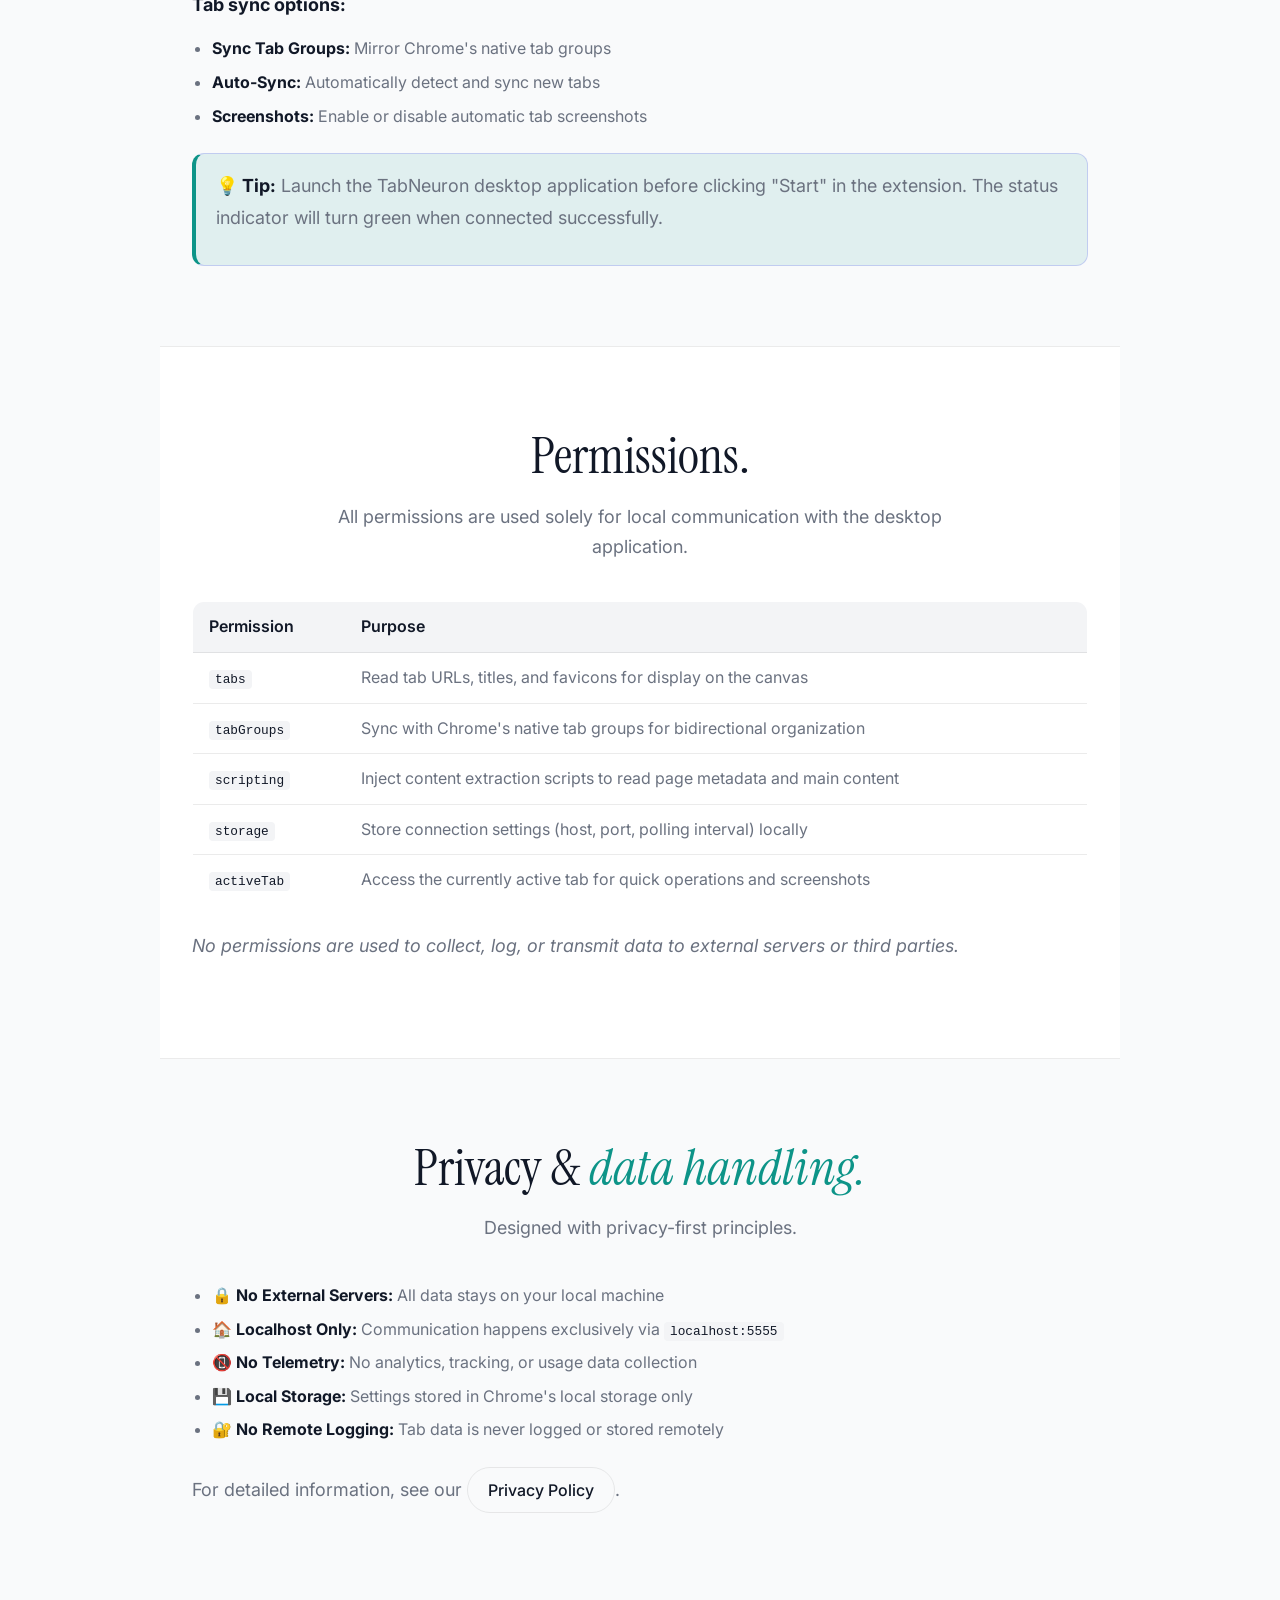
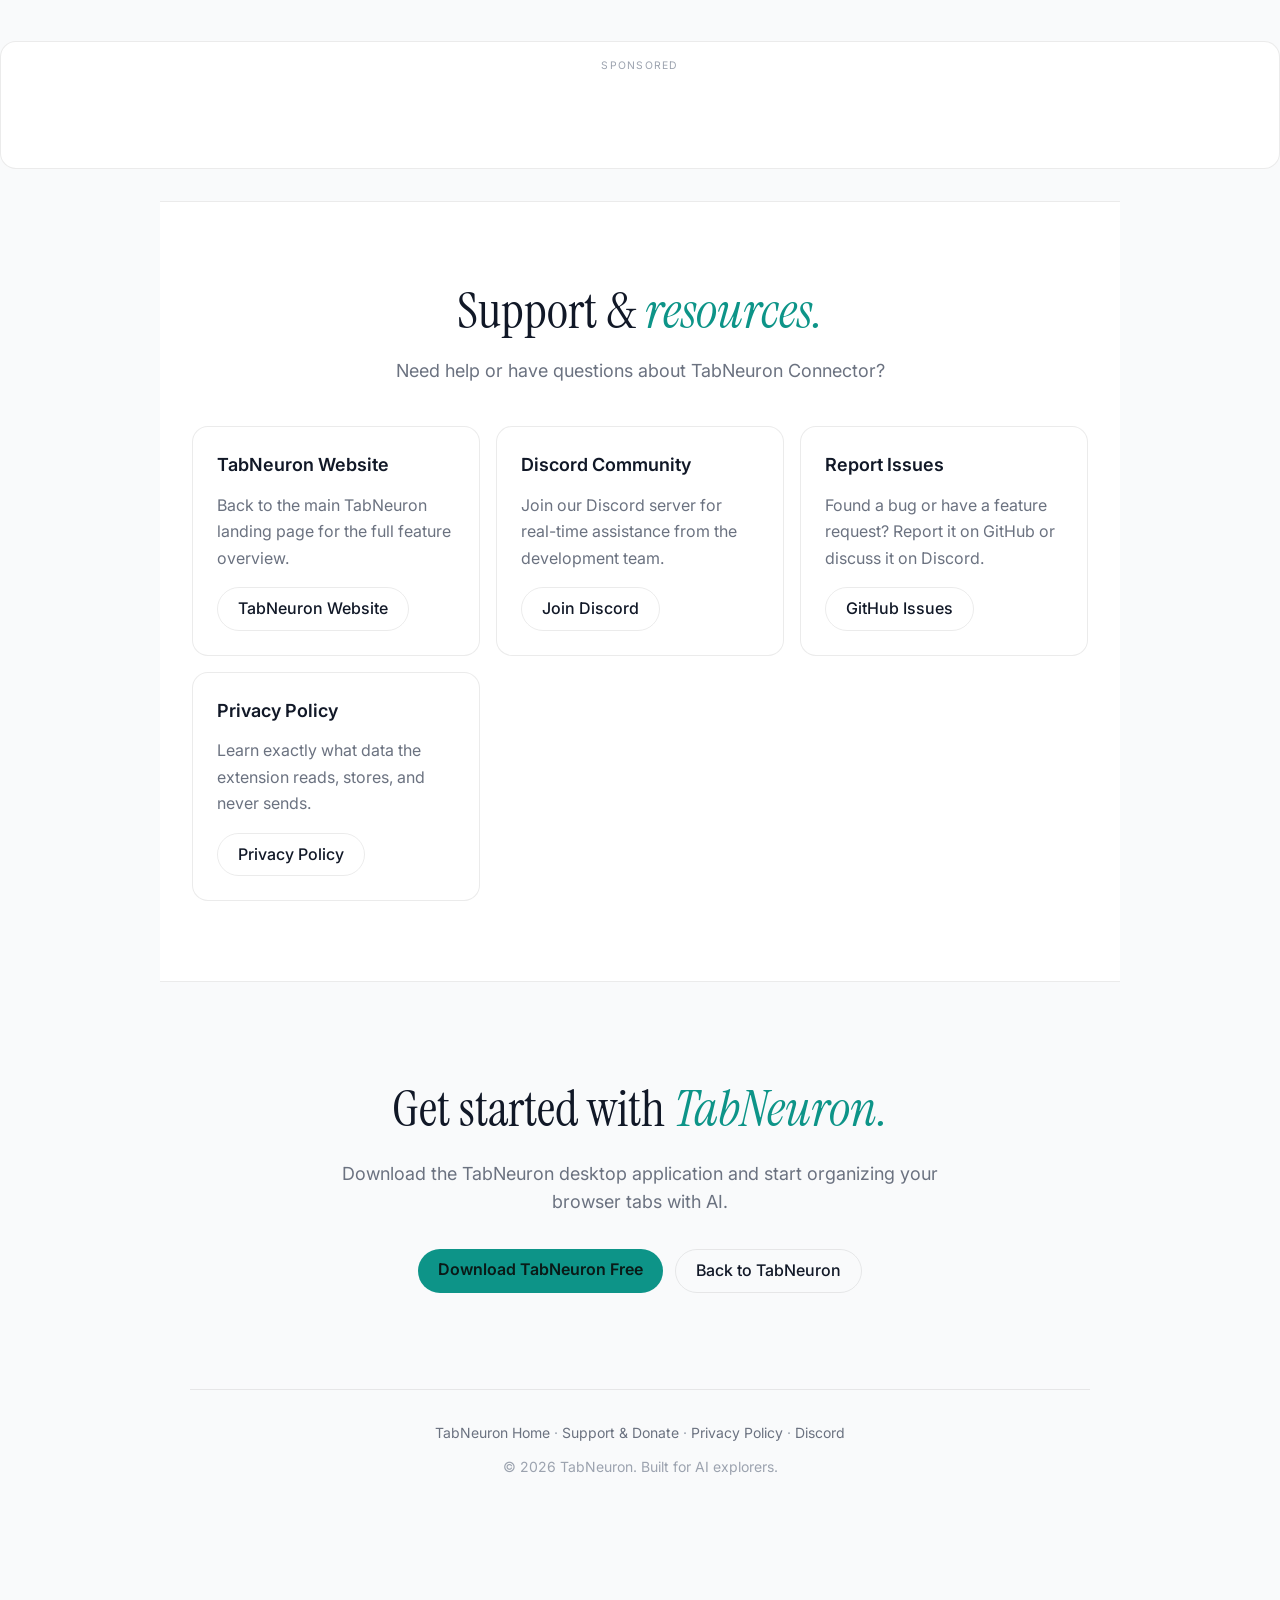
<file: docs/extension-support.html>
<!DOCTYPE html>
<html lang="en" data-theme="dark">
<head>
<meta charset="UTF-8">
<meta name="viewport" content="width=device-width, initial-scale=1.0">
<script>
(function(){
  var stored=localStorage.getItem('theme');
  if(stored){document.documentElement.setAttribute('data-theme',stored);}
  else if(window.matchMedia&&window.matchMedia('(prefers-color-scheme: light)').matches){
    document.documentElement.setAttribute('data-theme','light');
  }
})();
</script>

<!-- Google Ads -->
<script async src="https://pagead2.googlesyndication.com/pagead/js/adsbygoogle.js?client=ca-pub-6449563648591184"
     crossorigin="anonymous"></script>

  <title>TabNeuron Connector | Chrome Extension Support</title>
<meta name="description" content="TabNeuron Connector Chrome Extension. Lightweight bridge for bidirectional sync between Chrome tabs and the TabNeuron desktop workspace. Install, configure, and go.">
  <link rel="icon" type="image/png" href="logo_small.png">
  <link rel="canonical" href="https://tetramatrix.github.io/TabNeuron/extension-support.html">
  <meta name="robots" content="index, follow">
  <meta name="theme-color" content="#0e0f11">
  <meta property="og:title" content="TabNeuron Connector | Chrome Extension Support">
  <meta property="og:description" content="Lightweight bridge for bidirectional sync between Chrome and the TabNeuron desktop application.">
  <meta property="og:type" content="website">
  <meta property="og:image" content="tabneuron_ScrollTile_crx_1400x560_en_scaled.png">
<link rel="preconnect" href="https://fonts.googleapis.com">
<link rel="preconnect" href="https://fonts.gstatic.com" crossorigin>
<link href="https://fonts.googleapis.com/css2?family=Inter:wght@300..700&family=Instrument+Serif:ital@0;1&display=swap" rel="stylesheet">

<style>
:root, [data-theme="dark"] {
  --color-bg:             #0e0f11;
  --color-surface:        #141618;
  --color-surface-2:      #1a1c1f;
  --color-surface-3:      #202226;
  --color-border:         rgba(255,255,255,0.08);
  --color-text:           #e8eaed;
  --color-text-muted:     #8a8f98;
  --color-text-faint:     #4a4f58;
  --color-primary:        #6366f1;
  --color-primary-hover:  #4f46e5;
  --color-primary-dim:    rgba(99,102,241,0.12);
  --color-free:           #4ade80;
  --color-free-dim:       rgba(74,222,128,0.12);

  --font-display: 'Instrument Serif', Georgia, serif;
  --font-body: 'Inter', system-ui, sans-serif;

  --text-xs:   clamp(0.75rem, 0.7rem + 0.25vw, 0.875rem);
  --text-sm:   clamp(0.875rem, 0.8rem + 0.35vw, 1rem);
  --text-base: clamp(1rem, 0.95rem + 0.25vw, 1.125rem);
  --text-lg:   clamp(1.125rem, 1rem + 0.75vw, 1.5rem);
  --text-xl:   clamp(1.5rem, 1.2rem + 1.25vw, 2.25rem);
  --text-2xl:  clamp(2rem, 1.2rem + 2.5vw, 3.5rem);
  --text-hero: clamp(2rem, 1rem + 3vw, 3.5rem);

  --space-1: 0.25rem; --space-2: 0.5rem; --space-3: 0.75rem;
  --space-4: 1rem; --space-5: 1.25rem; --space-6: 1.5rem;
  --space-8: 2rem; --space-10: 2.5rem; --space-12: 3rem;
  --space-16: 4rem; --space-20: 5rem; --space-24: 6rem;

  --radius-sm: 0.375rem; --radius-md: 0.5rem; --radius-lg: 0.75rem;
  --radius-xl: 1rem; --radius-2xl: 1.5rem; --radius-full: 9999px;
}

[data-theme="light"] {
  --color-bg:             #f9fafb;
  --color-surface:        #ffffff;
  --color-surface-2:      #f3f4f6;
  --color-surface-3:      #e5e7eb;
  --color-border:         rgba(0,0,0,0.08);
  --color-text:           #111827;
  --color-text-muted:     #6b7280;
  --color-text-faint:     #9ca3af;
  --color-primary:        #0d9488;
  --color-primary-hover:  #0f766e;
  --color-primary-dim:    rgba(13,148,136,0.1);
  --color-free:           #16a34a;
  --color-free-dim:       rgba(22,163,74,0.1);
}

*, *::before, *::after { box-sizing: border-box; margin: 0; padding: 0; }
html { scroll-behavior: smooth; -webkit-font-smoothing: antialiased; }
section[id] { scroll-margin-top: 84px; }
body {
  min-height: 100dvh;
  font-family: var(--font-body);
  font-size: var(--text-base);
  color: var(--color-text);
  background: var(--color-bg);
  line-height: 1.6;
  overflow-x: hidden;
  padding-bottom: 240px; /* reserve space for Google Ads bottom banner */
}
img { display: block; max-width: 100%; height: auto; }
ul, ol { padding-left: var(--space-5); }
ul { list-style: disc; }
ol { list-style: decimal; }
li { margin-bottom: var(--space-2); line-height: 1.6; }
a { color: var(--color-primary); text-decoration: none; }
a:hover { color: var(--color-primary-hover); }

/* ── NAV ── */
nav {
  display: flex;
  align-items: center;
  justify-content: space-between;
  padding: var(--space-5) var(--space-8);
  border-bottom: 1px solid var(--color-border);
  position: sticky; top: 0; z-index: 50;
  background: color-mix(in srgb, var(--color-bg) 90%, transparent);
  backdrop-filter: blur(12px);
}
.nav-logo {
  display: flex; align-items: center; gap: var(--space-3);
  font-family: var(--font-display);
  font-size: var(--text-lg);
  color: var(--color-text);
  text-decoration: none;
}
.nav-logo svg { flex-shrink: 0; }
.nav-links { display: flex; align-items: center; gap: var(--space-6); }
.nav-links a {
  color: var(--color-text-muted); text-decoration: none;
  font-size: var(--text-sm); transition: color 160ms ease;
}
.nav-links a:hover { color: var(--color-text); }
.nav-links .btn-primary { color: #0a1a17; }
.btn-primary {
  background: var(--color-primary);
  color: #0a1a17;
  font-size: var(--text-sm);
  font-weight: 600;
  padding: var(--space-2) var(--space-5);
  border-radius: var(--radius-full);
  border: none; cursor: pointer;
  text-decoration: none;
  transition: background 160ms ease, transform 120ms ease;
  display: inline-block;
}
.btn-primary:hover { background: var(--color-primary-hover); transform: translateY(-1px); color: #fff; }
.nav-links .btn-primary:hover { color: #fff; }
.btn-outline {
  border: 1px solid var(--color-border);
  color: var(--color-text);
  font-size: var(--text-sm);
  font-weight: 500;
  padding: var(--space-2) var(--space-5);
  border-radius: var(--radius-full);
  cursor: pointer;
  text-decoration: none;
  transition: border-color 160ms ease, background 160ms ease;
  display: inline-block;
}
.btn-outline:hover { border-color: var(--color-primary); background: var(--color-primary-dim); }

/* ── HERO ── */
.hero {
  padding: clamp(var(--space-16), 10vw, var(--space-24)) var(--space-8);
  text-align: center;
  max-width: 900px;
  margin: 0 auto;
}
.hero h1 {
  font-family: var(--font-display);
  font-size: var(--text-hero);
  font-weight: 400;
  line-height: 1.1;
  margin-bottom: var(--space-6);
  letter-spacing: -0.02em;
}
.hero h1 em { font-style: italic; color: var(--color-primary); }
.hero-sub {
  font-size: var(--text-lg);
  color: var(--color-text-muted);
  max-width: 640px;
  margin: 0 auto var(--space-8);
  line-height: 1.65;
}
.hero-actions {
  display: flex; gap: var(--space-3); justify-content: center; flex-wrap: wrap;
}
.showcase {
  padding: var(--space-12) var(--space-8) 0;
  max-width: 1100px;
  margin: 0 auto;
}
.screenshot-wrap {
  position: relative;
  border-radius: var(--radius-2xl);
  overflow: hidden;
  border: 1px solid var(--color-border);
  box-shadow:
    0 0 0 1px rgba(99,102,241,0.08),
    0 24px 80px rgba(0,0,0,0.6);
}
.screenshot-wrap img {
  width: 100%; display: block;
  border-radius: var(--radius-2xl);
}

/* ── SECTIONS ── */
.section {
  padding: var(--space-20) var(--space-8);
  max-width: 960px;
  margin: 0 auto;
}
.section-alt {
  background: var(--color-surface);
  border-top: 1px solid var(--color-border);
  border-bottom: 1px solid var(--color-border);
}
.section-header {
  max-width: 640px;
  margin: 0 auto var(--space-10);
  text-align: center;
}
.section-header h2 {
  font-family: var(--font-display);
  font-size: var(--text-2xl);
  font-weight: 400;
  line-height: 1.15;
  margin-bottom: var(--space-4);
}
.section-header h2 em { font-style: italic; color: var(--color-primary); }
.section-header p {
  color: var(--color-text-muted);
  font-size: var(--text-base);
  line-height: 1.65;
}
.body-text p {
  color: var(--color-text-muted);
  font-size: var(--text-base);
  line-height: 1.75;
  margin-bottom: var(--space-4);
}
.body-text strong { color: var(--color-text); }
.body-text ul, .body-text ol { margin-bottom: var(--space-4); }
.body-text li { color: var(--color-text-muted); font-size: var(--text-sm); }
.body-text code {
  font-family: ui-monospace, SFMono-Regular, Menlo, Consolas, "Courier New", monospace;
  font-size: 0.8rem;
  background: var(--color-surface-2);
  padding: 2px 6px;
  border-radius: 4px;
  color: var(--color-text);
}

/* ── CARDS ── */
.card-grid {
  display: grid;
  grid-template-columns: repeat(auto-fill, minmax(min(260px,100%), 1fr));
  gap: var(--space-4);
}
.card {
  background: var(--color-surface);
  border: 1px solid var(--color-border);
  border-radius: var(--radius-xl);
  padding: var(--space-6);
  transition: border-color 200ms, box-shadow 200ms;
}
.card:hover {
  border-color: rgba(99,102,241,0.2);
  box-shadow: 0 8px 32px rgba(99,102,241,0.04);
}
.card h3 {
  font-size: var(--text-base);
  font-weight: 600;
  color: var(--color-text);
  margin-bottom: var(--space-3);
}
.card p {
  font-size: var(--text-sm);
  color: var(--color-text-muted);
  line-height: 1.65;
  margin-bottom: var(--space-4);
}
.card a { display: inline-block; }

/* ── SCREENSHOT STRIP ── */
.screenshot-strip {
  display: grid;
  grid-template-columns: repeat(auto-fill, minmax(min(280px,100%), 1fr));
  gap: var(--space-4);
  margin-top: var(--space-10);
}
.screenshot-card {
  background: var(--color-surface);
  border: 1px solid var(--color-border);
  border-radius: var(--radius-xl);
  overflow: hidden;
  transition: transform 200ms ease, box-shadow 200ms ease;
}
.screenshot-card:hover {
  transform: translateY(-4px);
  box-shadow: 0 20px 48px rgba(0,0,0,0.35);
}
.screenshot-card img {
  width: 100%;
  aspect-ratio: 16/10;
  object-fit: cover;
  border-bottom: 1px solid var(--color-border);
}
.screenshot-card figcaption {
  padding: var(--space-4);
  font-size: var(--text-sm);
  color: var(--color-text-muted);
  line-height: 1.5;
}

/* ── TABLE (permissions) ── */
.comparison-table {
  width: 100%;
  border-collapse: collapse;
  border: 1px solid var(--color-border);
  border-radius: var(--radius-lg);
  overflow: hidden;
  font-size: var(--text-sm);
}
.comparison-table th,
.comparison-table td {
  padding: var(--space-3) var(--space-4);
  border-bottom: 1px solid var(--color-border);
  text-align: left;
  vertical-align: top;
}
.comparison-table th {
  background: var(--color-surface-2);
  color: var(--color-text);
  font-weight: 600;
}
.comparison-table td {
  color: var(--color-text-muted);
}
.comparison-table tr:last-child td { border-bottom: none; }
.comparison-table td:first-child { color: var(--color-text); font-weight: 500; }
.comparison-table code {
  font-family: ui-monospace, SFMono-Regular, Menlo, Consolas, "Courier New", monospace;
  font-size: 0.8rem;
  background: var(--color-surface-2);
  padding: 2px 6px;
  border-radius: 4px;
  color: var(--color-text);
}

/* ── TIP BOX ── */
.tip-box {
  margin-top: var(--space-6);
  padding: var(--space-4) var(--space-5);
  background: var(--color-primary-dim);
  border: 1px solid rgba(99,102,241,0.25);
  border-left: 4px solid var(--color-primary);
  border-radius: var(--radius-lg);
  font-size: var(--text-sm);
  color: var(--color-text-muted);
  line-height: 1.65;
}
.tip-box strong { color: var(--color-text); }

/* ── CTA ── */
.cta-section {
  padding: clamp(var(--space-16), 10vw, var(--space-24)) var(--space-8);
  text-align: center;
  max-width: 700px; margin: 0 auto;
}
.cta-section h2 {
  font-family: var(--font-display);
  font-size: var(--text-2xl);
  font-weight: 400;
  line-height: 1.2;
  margin-bottom: var(--space-5);
}
.cta-section h2 em { font-style: italic; color: var(--color-primary); }
.cta-section p {
  color: var(--color-text-muted);
  font-size: var(--text-base);
  margin-bottom: var(--space-8);
}
.cta-actions {
  display: flex; gap: var(--space-3); justify-content: center; flex-wrap: wrap;
}

/* ── FOOTER ── */
footer {
  padding: var(--space-8);
  border-top: 1px solid var(--color-border);
  text-align: center;
  font-size: var(--text-xs);
  color: var(--color-text-faint);
  max-width: 900px; margin: 0 auto;
}
footer a { color: var(--color-text-muted); }

/* ── ADSENSE INLINE ADS ── */
.ad-container {
  margin: var(--space-8) auto;
  max-width: 100%;
  overflow: hidden;
  border-radius: var(--radius-xl);
  background: var(--color-surface);
  border: 1px solid var(--color-border);
  padding: var(--space-4);
  text-align: center;
  max-height: 520px;
  min-height: 60px;
}
.ad-label {
  font-size: 0.65rem;
  text-transform: uppercase;
  letter-spacing: 0.12em;
  color: var(--color-text-faint);
  margin-bottom: var(--space-2);
}

/* ── MOBILE ── */
@media (max-width: 768px) {
  nav { padding: var(--space-4); }
  nav { position: relative; }
  #menuToggle { display: block !important; }
  .nav-links {
    display: none;
    position: absolute;
    top: 100%;
    left: 0;
    right: 0;
    background: var(--color-surface);
    border-bottom: 1px solid var(--color-border);
    flex-direction: column;
    padding: var(--space-4);
    gap: var(--space-3);
    z-index: 40;
  }
  .nav-links.open { display: flex; }
  .nav-links a { padding: var(--space-2) 0; }
  .hero { padding: var(--space-12) var(--space-5); }
  .section { padding: var(--space-12) var(--space-4); }
  .showcase { padding: var(--space-8) var(--space-4) 0; }
}

::-webkit-scrollbar { width: 6px; }
::-webkit-scrollbar-track { background: var(--color-bg); }
::-webkit-scrollbar-thumb { background: var(--color-surface-3); border-radius: 3px; }
</style>
</head>
<body>

<!-- NAV -->
<nav>
  <a href="index.html" class="nav-logo">
    <svg width="28" height="28" viewBox="0 0 28 28" fill="none" aria-label="TabNeuron">
      <circle cx="14" cy="14" r="12" stroke="#6366f1" stroke-width="1.5" fill="none"/>
      <circle cx="14" cy="14" r="5" fill="#6366f1" opacity="0.8"/>
      <circle cx="14" cy="5" r="2" fill="#6366f1"/>
      <circle cx="21.5" cy="10" r="2" fill="#6366f1" opacity="0.5"/>
      <circle cx="21.5" cy="18" r="2" fill="#6366f1" opacity="0.5"/>
      <circle cx="14" cy="23" r="2" fill="#6366f1" opacity="0.3"/>
      <circle cx="6.5" cy="18" r="2" fill="#6366f1" opacity="0.5"/>
      <circle cx="6.5" cy="10" r="2" fill="#6366f1" opacity="0.5"/>
    </svg>
    TabNeuron
  </a>
  <div class="nav-links" id="navLinks">
    <a href="index.html">Home</a>
    <a href="index.html#features">Features</a>
    <a href="index.html#setup">Setup</a>
    <a href="extension-support.html">Extension</a>
    <a href="support.html">Support</a>
    <a href="privacy.html">Privacy</a>
    <a href="index.html#discover">Discover</a>
    <a href="https://github.com/Tetramatrix/TabNeuron/raw/refs/heads/main/docs/TabNeuron.exe" class="btn-primary">Download TabNeuron Free</a>
    <button id="themeToggle" aria-label="Toggle light mode" style="background:none;border:none;color:var(--color-text-muted);cursor:pointer;font-size:var(--text-lg);padding:var(--space-2);">🌙</button>
  </div>
  <button id="menuToggle" aria-label="Toggle menu" aria-expanded="false" aria-controls="navLinks" style="display:none;background:none;border:none;color:var(--color-text);cursor:pointer;font-size:var(--text-xl);padding:var(--space-2);">☰</button>
</nav>

<!-- HERO -->
<section class="hero">
  <h1>TabNeuron <em>Connector.</em></h1>
  <p class="hero-sub">
    A lightweight Chrome extension that bridges your browser to the TabNeuron desktop app.
    Bidirectional sync via localhost, so nothing ever leaves your machine.
  </p>
  <div class="hero-actions">
    <a href="https://chromewebstore.google.com/detail/tetramatrix-connector/okkajfohkcicdabhdkmakdlblkknnmfm?authuser=0&hl=de" target="_blank" rel="noopener" class="btn-primary">Install from Chrome Web Store</a>
    <a href="#installation" class="btn-outline">Installation guide ↓</a>
  </div>
</section>

<div class="showcase">
  <div class="screenshot-wrap">
    <img src="tabneuron_ScrollTile_crx_1400x560_en_scaled.png"
         alt="TabNeuron Connector Chrome Web Store feature banner"
         width="1140" height="456">
  </div>
</div>

<!-- OVERVIEW -->
<section class="section" id="overview">
  <div class="section-header">
    <h2>What is the <em>Connector?</em></h2>
    <p>The bridge between Chrome and your spatial canvas workspace.</p>
  </div>
  <div class="body-text">
    <p><strong>TabNeuron Connector is a lightweight Chrome extension that serves as a bridge between your browser and the TabNeuron desktop application.</strong> It enables bidirectional communication via localhost, allowing your browser tabs to sync with a 2D spatial canvas workspace.</p>
  </div>
  <div class="card-grid">
    <div class="card">
      <h3>🔄 Bidirectional Sync</h3>
      <p>Changes in Chrome reflect on the canvas and vice versa.</p>
    </div>
    <div class="card">
      <h3>📸 Tab Previews</h3>
      <p>Automatic screenshots and metadata extraction for every tab.</p>
    </div>
    <div class="card">
      <h3>🧠 AI-Powered</h3>
      <p>Enables AI analysis of tab content across multiple pages.</p>
    </div>
    <div class="card">
      <h3>🔒 Local-First</h3>
      <p>All data stays on your device, no external servers.</p>
    </div>
    <div class="card">
      <h3>⚡ Lightweight</h3>
      <p>Minimal resource usage with a 2-second polling interval.</p>
    </div>
  </div>
</section>

<!-- HOW IT WORKS -->
<section class="section section-alt" id="how-it-works">
  <div class="section-header">
    <h2>How it <em>works.</em></h2>
    <p>Local communication, private by design.</p>
  </div>
  <div class="body-text">
    <p>The TabNeuron Connector extension reads tab URLs, titles, and page content from your Chrome browser and forwards them to the TabNeuron desktop application running locally on your machine via <code>localhost:5555</code>.</p>
    <p><strong>Why this extension is needed:</strong> Chrome extensions are the only way to access browser tab data programmatically. TabNeuron uses this bridge to:</p>
    <ul>
      <li><strong>Extract Tab Metadata:</strong> Titles, URLs, favicons, and Open Graph tags</li>
      <li><strong>Capture Visual Previews:</strong> Automatic screenshots for spatial organization</li>
      <li><strong>Read Page Content:</strong> Main content extraction (500 to 10000 characters, ads stripped)</li>
      <li><strong>Sync Tab Groups:</strong> Bidirectional sync with Chrome's native tab groups</li>
    </ul>
    <p><em>All data processing happens locally. The extension does not collect, store, or transmit any data to external servers.</em></p>
  </div>
</section>

<!-- SCREENSHOTS -->
<section class="section" id="screenshots">
  <div class="section-header">
    <h2><em>Screenshots.</em></h2>
    <p>Promotional tiles and the extension interface.</p>
  </div>
  <div class="screenshot-strip">
    <figure class="screenshot-card">
      <img src="tabneuron_AdsTile_crx_440x280_en_scaled.png" alt="TabNeuron Connector promotional tile" loading="lazy" width="640" height="400">
      <figcaption>Chrome Web Store promotional tile.</figcaption>
    </figure>
    <figure class="screenshot-card">
      <img src="connector_status.png" alt="Connector status panel" loading="lazy" width="640" height="400">
      <figcaption>Status panel. View connection status and polling activity.</figcaption>
    </figure>
    <figure class="screenshot-card">
      <img src="connector_status_send_options.png" alt="Connector send options" loading="lazy" width="640" height="400">
      <figcaption>Send options. Configure what data is transmitted to TabNeuron.</figcaption>
    </figure>
    <figure class="screenshot-card">
      <img src="connector_settings.png" alt="Connector main settings" loading="lazy" width="640" height="400">
      <figcaption>Main settings. Configure host, port, and polling interval.</figcaption>
    </figure>
    <figure class="screenshot-card">
      <img src="connector_settings_content_options.png" alt="Content extraction options" loading="lazy" width="640" height="400">
      <figcaption>Content extraction options. Customize how page content is extracted.</figcaption>
    </figure>
    <figure class="screenshot-card">
      <img src="connector_settings_tab_options.png" alt="Tab sync options" loading="lazy" width="640" height="400">
      <figcaption>Tab options. Configure tab group synchronization settings.</figcaption>
    </figure>
  </div>
</section>

<!-- INSTALLATION -->
<section class="section section-alt" id="installation">
  <div class="section-header">
    <h2>Installation.</h2>
    <p>One-click install from the Chrome Web Store.</p>
  </div>
  <div class="body-text">
    <p>The TabNeuron Connector extension is available in the Chrome Web Store for one-click installation:</p>
    <div style="margin: var(--space-6) 0;">
      <a href="https://chromewebstore.google.com/detail/tetramatrix-connector/okkajfohkcicdabhdkmakdlblkknnmfm?authuser=0&hl=de" target="_blank" rel="noopener" class="btn-primary">🚀 Install from Chrome Web Store</a>
    </div>
    <p><strong>Installation steps:</strong></p>
    <ol>
      <li>Click the "Install from Chrome Web Store" button above</li>
      <li>On the Chrome Web Store page, click <strong>"Add to Chrome"</strong></li>
      <li>Confirm by clicking <strong>"Add extension"</strong> when prompted</li>
      <li>Once installed, the extension icon will appear in your Chrome toolbar</li>
      <li>Click the extension icon to configure the connection to TabNeuron</li>
    </ol>
    <div class="tip-box">
      <p><strong>✓ Installation complete!</strong> The extension icon should now appear in your Chrome toolbar. Click it to configure the connection to TabNeuron.</p>
    </div>
  </div>
</section>

<!-- CONFIGURATION -->
<section class="section" id="configuration">
  <div class="section-header">
    <h2>Configuration.</h2>
    <p>Point the extension at your local TabNeuron instance.</p>
  </div>
  <div class="body-text">
    <p><strong>Connection settings:</strong></p>
    <ol>
      <li>Click the TabNeuron Connector icon in Chrome's toolbar</li>
      <li>In the popup, navigate to <strong>Settings</strong></li>
      <li>Set <strong>Host</strong> to: <code>localhost</code></li>
      <li>Set <strong>Port</strong> to: <code>5555</code></li>
      <li>Leave <strong>Polling Interval</strong> at default (2 seconds)</li>
      <li>Click <strong>"▶️ Start"</strong> to begin synchronization</li>
    </ol>
    <p><strong>Content extraction options:</strong></p>
    <ul>
      <li><strong>Content Length:</strong> Choose between 500 and 10000 characters per page</li>
      <li><strong>Strip Ads:</strong> Automatically remove advertising content</li>
      <li><strong>Extract Metadata:</strong> Enable Open Graph tags and descriptions</li>
    </ul>
    <p><strong>Tab sync options:</strong></p>
    <ul>
      <li><strong>Sync Tab Groups:</strong> Mirror Chrome's native tab groups</li>
      <li><strong>Auto-Sync:</strong> Automatically detect and sync new tabs</li>
      <li><strong>Screenshots:</strong> Enable or disable automatic tab screenshots</li>
    </ul>
    <div class="tip-box">
      <p><strong>💡 Tip:</strong> Launch the TabNeuron desktop application before clicking "Start" in the extension. The status indicator will turn green when connected successfully.</p>
    </div>
  </div>
</section>

<!-- PERMISSIONS -->
<section class="section section-alt" id="permissions">
  <div class="section-header">
    <h2>Permissions.</h2>
    <p>All permissions are used solely for local communication with the desktop application.</p>
  </div>
  <div style="overflow-x: auto; display: block;">
    <table class="comparison-table">
      <thead>
        <tr>
          <th>Permission</th>
          <th>Purpose</th>
        </tr>
      </thead>
      <tbody>
        <tr><td><code>tabs</code></td><td>Read tab URLs, titles, and favicons for display on the canvas</td></tr>
        <tr><td><code>tabGroups</code></td><td>Sync with Chrome's native tab groups for bidirectional organization</td></tr>
        <tr><td><code>scripting</code></td><td>Inject content extraction scripts to read page metadata and main content</td></tr>
        <tr><td><code>storage</code></td><td>Store connection settings (host, port, polling interval) locally</td></tr>
        <tr><td><code>activeTab</code></td><td>Access the currently active tab for quick operations and screenshots</td></tr>
      </tbody>
    </table>
  </div>
  <div class="body-text" style="margin-top: var(--space-6);">
    <p><em>No permissions are used to collect, log, or transmit data to external servers or third parties.</em></p>
  </div>
</section>

<!-- PRIVACY -->
<section class="section" id="privacy">
  <div class="section-header">
    <h2>Privacy &amp; <em>data handling.</em></h2>
    <p>Designed with privacy-first principles.</p>
  </div>
  <div class="body-text">
    <ul>
      <li><strong>🔒 No External Servers:</strong> All data stays on your local machine</li>
      <li><strong>🏠 Localhost Only:</strong> Communication happens exclusively via <code>localhost:5555</code></li>
      <li><strong>📵 No Telemetry:</strong> No analytics, tracking, or usage data collection</li>
      <li><strong>💾 Local Storage:</strong> Settings stored in Chrome's local storage only</li>
      <li><strong>🔐 No Remote Logging:</strong> Tab data is never logged or stored remotely</li>
    </ul>
    <p>For detailed information, see our <a href="privacy.html" class="btn-outline" style="margin-top: var(--space-2);">Privacy Policy</a>.</p>
  </div>
</section>

<!-- AD SPOT - Extension Page -->
<div class="ad-container">
  <p class="ad-label">Sponsored</p>
  <ins class="adsbygoogle"
       style="display:inline-block;width:468px;height:60px"
       data-ad-client="ca-pub-6449563648591184"
       data-ad-slot="9406329687"></ins>
  <script>(adsbygoogle = window.adsbygoogle || []).push({});</script>
</div>

<!-- SUPPORT & RESOURCES -->
<section class="section section-alt" id="support">
  <div class="section-header">
    <h2>Support &amp; <em>resources.</em></h2>
    <p>Need help or have questions about TabNeuron Connector?</p>
  </div>
  <div class="card-grid">
    <div class="card">
      <h3>TabNeuron Website</h3>
      <p>Back to the main TabNeuron landing page for the full feature overview.</p>
      <a href="index.html" class="btn-outline">TabNeuron Website</a>
    </div>
    <div class="card">
      <h3>Discord Community</h3>
      <p>Join our Discord server for real-time assistance from the development team.</p>
      <a href="https://discord.gg/4QkQSfSATF" target="_blank" class="btn-outline">Join Discord</a>
    </div>
    <div class="card">
      <h3>Report Issues</h3>
      <p>Found a bug or have a feature request? Report it on GitHub or discuss it on Discord.</p>
      <a href="https://github.com/Tetramatrix/TabNeuron" target="_blank" class="btn-outline">GitHub Issues</a>
    </div>
    <div class="card">
      <h3>Privacy Policy</h3>
      <p>Learn exactly what data the extension reads, stores, and never sends.</p>
      <a href="privacy.html" class="btn-outline">Privacy Policy</a>
    </div>
  </div>
</section>

<!-- CTA -->
<section class="cta-section">
  <h2>Get started with <em>TabNeuron.</em></h2>
  <p>Download the TabNeuron desktop application and start organizing your browser tabs with AI.</p>
  <div class="cta-actions">
    <a href="https://github.com/Tetramatrix/TabNeuron/raw/refs/heads/main/docs/TabNeuron.exe" class="btn-primary">Download TabNeuron Free</a>
    <a href="index.html" class="btn-outline">Back to TabNeuron</a>
  </div>
</section>

<!-- FOOTER -->
<footer>
  <div style="margin-bottom:var(--space-3);">
    <a href="index.html">TabNeuron Home</a> · <a href="support.html">Support &amp; Donate</a> · <a href="privacy.html">Privacy Policy</a> · <a href="https://discord.gg/4QkQSfSATF" target="_blank" rel="noopener">Discord</a>
  </div>
  <span>© 2026 TabNeuron. Built for AI explorers.</span>
</footer>

<script>
(function() {
  'use strict';
  var toggle = document.getElementById('menuToggle');
  var links = document.getElementById('navLinks');
  if (toggle && links) {
    toggle.addEventListener('click', function() {
      var expanded = toggle.getAttribute('aria-expanded') === 'true';
      toggle.setAttribute('aria-expanded', String(!expanded));
      links.classList.toggle('open');
      toggle.textContent = expanded ? '☰' : '✕';
    });
  }
  var themeBtn = document.getElementById('themeToggle');
  var stored = localStorage.getItem('theme');
  var prefersLight = window.matchMedia('(prefers-color-scheme: light)').matches;
  var theme = stored || (prefersLight ? 'light' : 'dark');
  document.documentElement.setAttribute('data-theme', theme);
  if (themeBtn) {
    themeBtn.textContent = theme === 'dark' ? '🌙' : '☀️';
    themeBtn.addEventListener('click', function() {
      var current = document.documentElement.getAttribute('data-theme');
      var next = current === 'dark' ? 'light' : 'dark';
      document.documentElement.setAttribute('data-theme', next);
      localStorage.setItem('theme', next);
      themeBtn.textContent = next === 'dark' ? '🌙' : '☀️';
    });
  }
})();
</script>

</body>
</html>
</file>
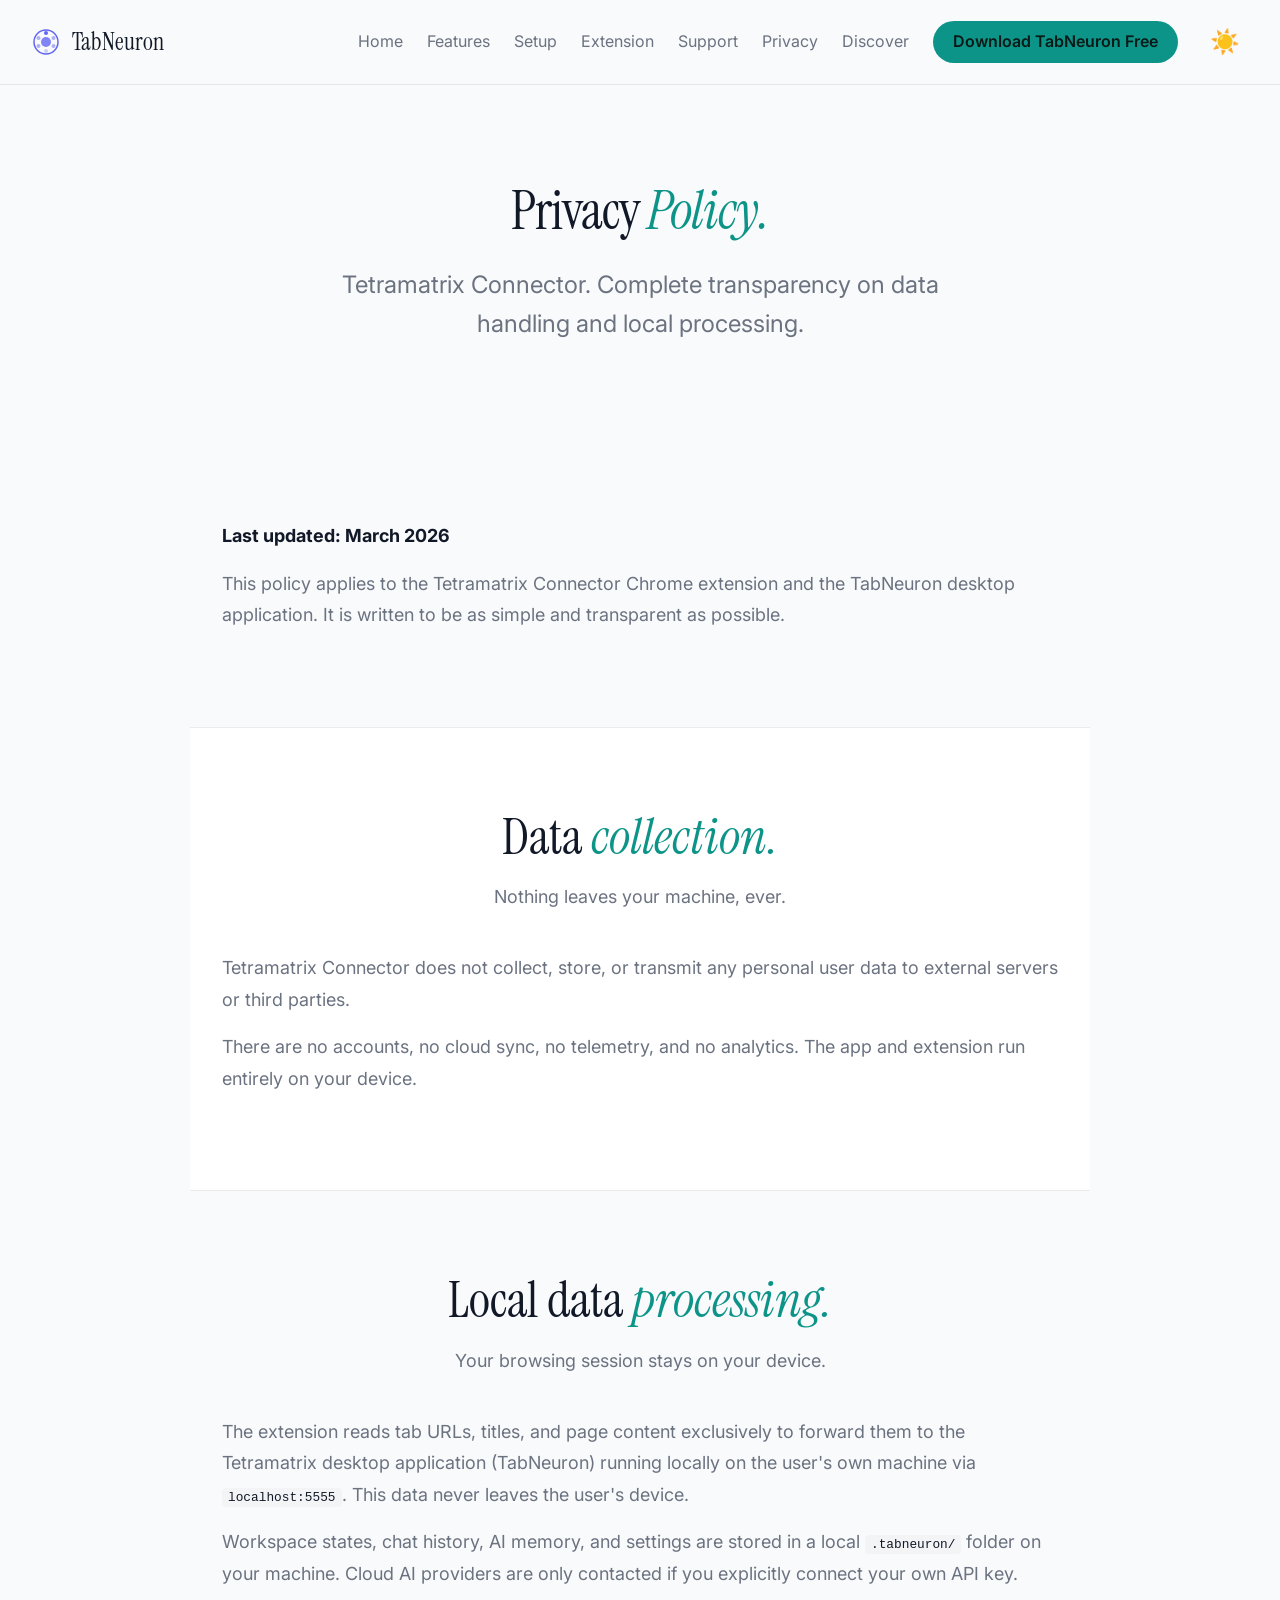
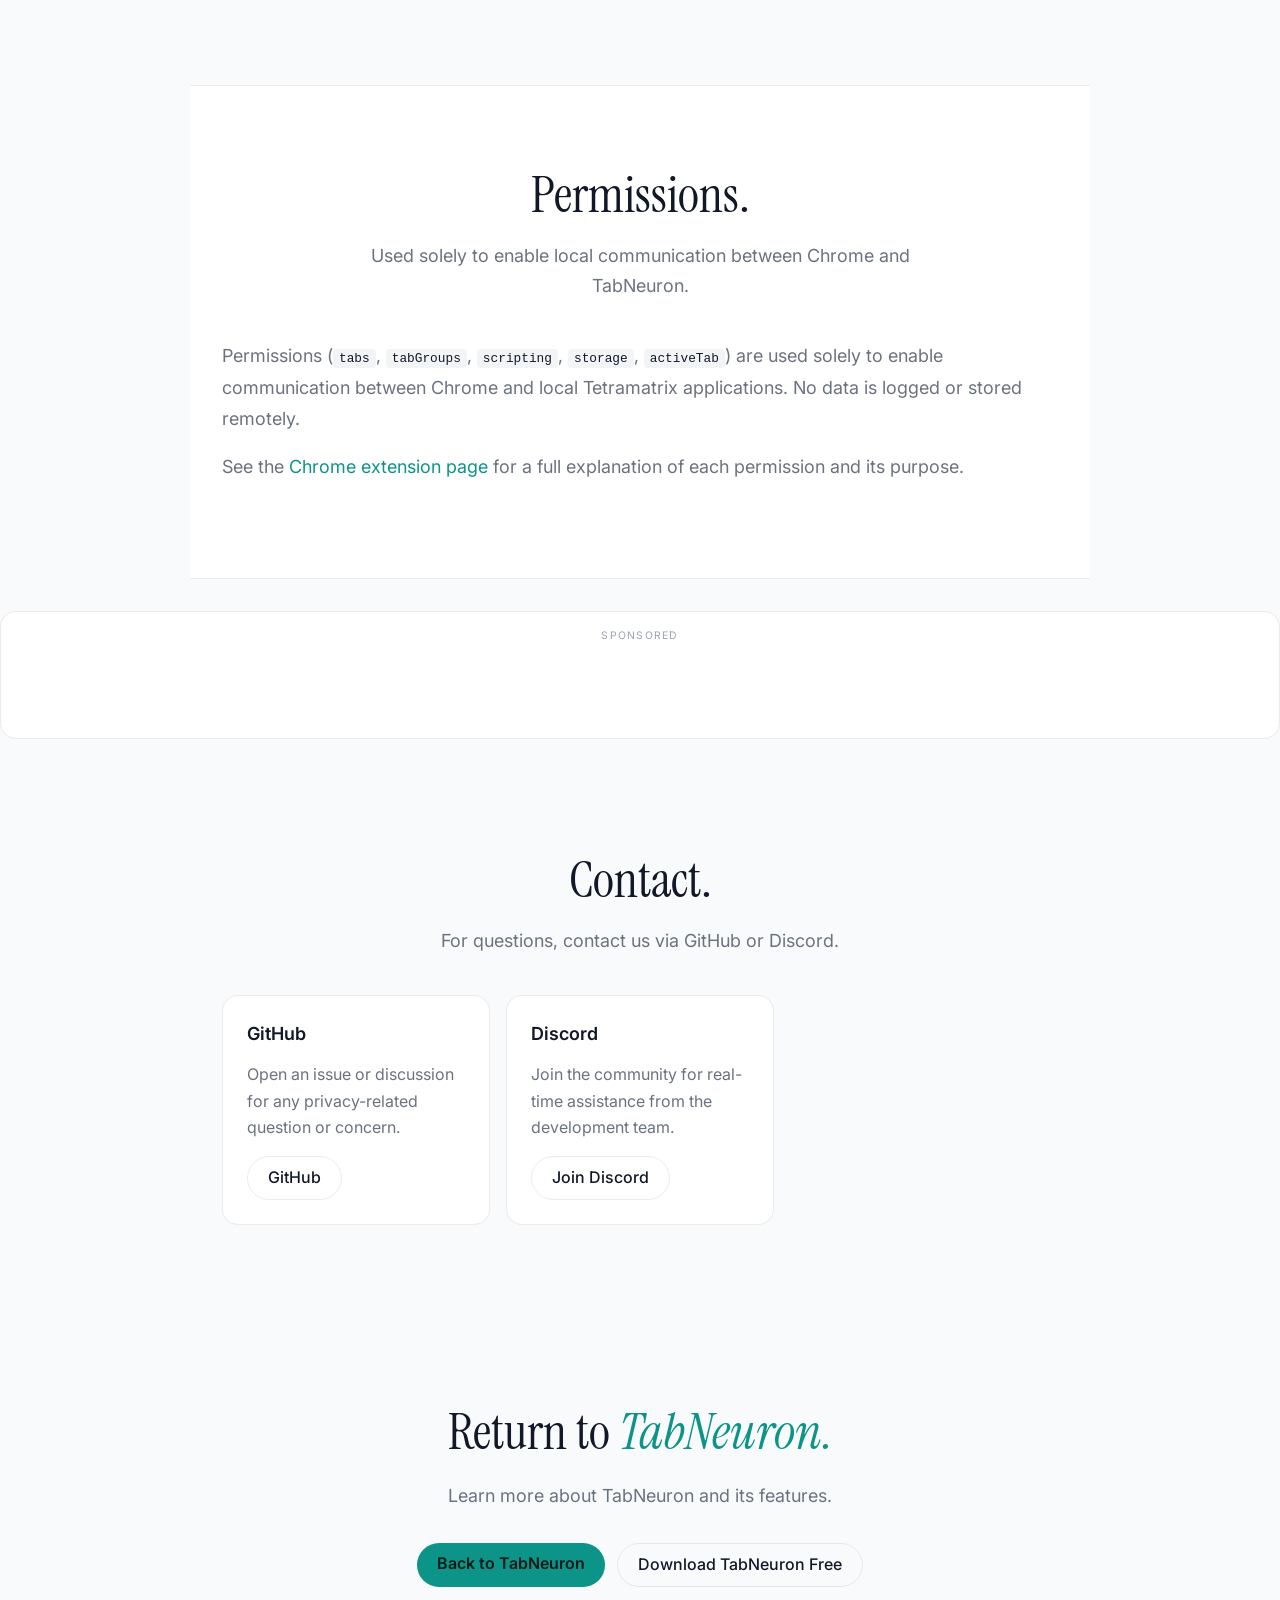
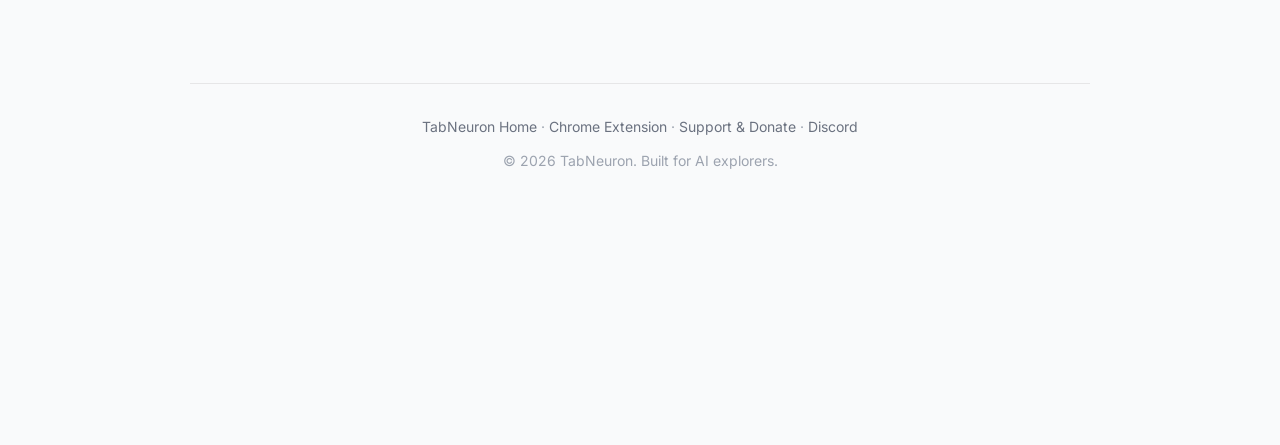
<file: docs/privacy.html>
<!DOCTYPE html>
<html lang="en" data-theme="dark">
<head>
<meta charset="UTF-8">
<meta name="viewport" content="width=device-width, initial-scale=1.0">
<script>
(function(){
  var stored=localStorage.getItem('theme');
  if(stored){document.documentElement.setAttribute('data-theme',stored);}
  else if(window.matchMedia&&window.matchMedia('(prefers-color-scheme: light)').matches){
    document.documentElement.setAttribute('data-theme','light');
  }
})();
</script>

<!-- Google Ads -->
<script async src="https://pagead2.googlesyndication.com/pagead/js/adsbygoogle.js?client=ca-pub-6449563648591184"
     crossorigin="anonymous"></script>

  <title>Privacy Policy | Tetramatrix Connector | TabNeuron</title>
<meta name="description" content="Privacy Policy for Tetramatrix Connector. Learn how TabNeuron handles your data with complete transparency and local-first processing.">
  <link rel="icon" type="image/png" href="logo_small.png">
  <link rel="canonical" href="https://tetramatrix.github.io/TabNeuron/privacy.html">
  <meta name="robots" content="index, follow">
  <meta name="theme-color" content="#0e0f11">
  <meta property="og:title" content="Privacy Policy | Tetramatrix Connector | TabNeuron">
  <meta property="og:description" content="Privacy Policy for Tetramatrix Connector. Complete transparency on data handling and local processing.">
  <meta property="og:type" content="website">
  <meta property="og:image" content="https://tetramatrix.github.io/TabNeuron/main.png">
<link rel="preconnect" href="https://fonts.googleapis.com">
<link rel="preconnect" href="https://fonts.gstatic.com" crossorigin>
<link href="https://fonts.googleapis.com/css2?family=Inter:wght@300..700&family=Instrument+Serif:ital@0;1&display=swap" rel="stylesheet">

<style>
:root, [data-theme="dark"] {
  --color-bg:             #0e0f11;
  --color-surface:        #141618;
  --color-surface-2:      #1a1c1f;
  --color-surface-3:      #202226;
  --color-border:         rgba(255,255,255,0.08);
  --color-text:           #e8eaed;
  --color-text-muted:     #8a8f98;
  --color-text-faint:     #4a4f58;
  --color-primary:        #6366f1;
  --color-primary-hover:  #4f46e5;
  --color-primary-dim:    rgba(99,102,241,0.12);
  --color-free:           #4ade80;
  --color-free-dim:       rgba(74,222,128,0.12);

  --font-display: 'Instrument Serif', Georgia, serif;
  --font-body: 'Inter', system-ui, sans-serif;

  --text-xs:   clamp(0.75rem, 0.7rem + 0.25vw, 0.875rem);
  --text-sm:   clamp(0.875rem, 0.8rem + 0.35vw, 1rem);
  --text-base: clamp(1rem, 0.95rem + 0.25vw, 1.125rem);
  --text-lg:   clamp(1.125rem, 1rem + 0.75vw, 1.5rem);
  --text-xl:   clamp(1.5rem, 1.2rem + 1.25vw, 2.25rem);
  --text-2xl:  clamp(2rem, 1.2rem + 2.5vw, 3.5rem);
  --text-hero: clamp(2rem, 1rem + 3vw, 3.5rem);

  --space-1: 0.25rem; --space-2: 0.5rem; --space-3: 0.75rem;
  --space-4: 1rem; --space-5: 1.25rem; --space-6: 1.5rem;
  --space-8: 2rem; --space-10: 2.5rem; --space-12: 3rem;
  --space-16: 4rem; --space-20: 5rem; --space-24: 6rem;

  --radius-sm: 0.375rem; --radius-md: 0.5rem; --radius-lg: 0.75rem;
  --radius-xl: 1rem; --radius-2xl: 1.5rem; --radius-full: 9999px;
}

[data-theme="light"] {
  --color-bg:             #f9fafb;
  --color-surface:        #ffffff;
  --color-surface-2:      #f3f4f6;
  --color-surface-3:      #e5e7eb;
  --color-border:         rgba(0,0,0,0.08);
  --color-text:           #111827;
  --color-text-muted:     #6b7280;
  --color-text-faint:     #9ca3af;
  --color-primary:        #0d9488;
  --color-primary-hover:  #0f766e;
  --color-primary-dim:    rgba(13,148,136,0.1);
  --color-free:           #16a34a;
  --color-free-dim:       rgba(22,163,74,0.1);
}

*, *::before, *::after { box-sizing: border-box; margin: 0; padding: 0; }
html { scroll-behavior: smooth; -webkit-font-smoothing: antialiased; }
section[id] { scroll-margin-top: 84px; }
body {
  min-height: 100dvh;
  font-family: var(--font-body);
  font-size: var(--text-base);
  color: var(--color-text);
  background: var(--color-bg);
  line-height: 1.6;
  overflow-x: hidden;
  padding-bottom: 240px; /* reserve space for Google Ads bottom banner */
}
img { display: block; max-width: 100%; height: auto; }
ul { list-style: disc; padding-left: var(--space-5); }
li { margin-bottom: var(--space-2); line-height: 1.6; }
a { color: var(--color-primary); text-decoration: none; }
a:hover { color: var(--color-primary-hover); }

/* ── NAV ── */
nav {
  display: flex;
  align-items: center;
  justify-content: space-between;
  padding: var(--space-5) var(--space-8);
  border-bottom: 1px solid var(--color-border);
  position: sticky; top: 0; z-index: 50;
  background: color-mix(in srgb, var(--color-bg) 90%, transparent);
  backdrop-filter: blur(12px);
}
.nav-logo {
  display: flex; align-items: center; gap: var(--space-3);
  font-family: var(--font-display);
  font-size: var(--text-lg);
  color: var(--color-text);
  text-decoration: none;
}
.nav-logo svg { flex-shrink: 0; }
.nav-links { display: flex; align-items: center; gap: var(--space-6); }
.nav-links a {
  color: var(--color-text-muted); text-decoration: none;
  font-size: var(--text-sm); transition: color 160ms ease;
}
.nav-links a:hover { color: var(--color-text); }
.nav-links .btn-primary { color: #0a1a17; }
.btn-primary {
  background: var(--color-primary);
  color: #0a1a17;
  font-size: var(--text-sm);
  font-weight: 600;
  padding: var(--space-2) var(--space-5);
  border-radius: var(--radius-full);
  border: none; cursor: pointer;
  text-decoration: none;
  transition: background 160ms ease, transform 120ms ease;
  display: inline-block;
}
.btn-primary:hover { background: var(--color-primary-hover); transform: translateY(-1px); color: #fff; }
.nav-links .btn-primary:hover { color: #fff; }
.btn-outline {
  border: 1px solid var(--color-border);
  color: var(--color-text);
  font-size: var(--text-sm);
  font-weight: 500;
  padding: var(--space-2) var(--space-5);
  border-radius: var(--radius-full);
  cursor: pointer;
  text-decoration: none;
  transition: border-color 160ms ease, background 160ms ease;
  display: inline-block;
}
.btn-outline:hover { border-color: var(--color-primary); background: var(--color-primary-dim); }

/* ── HERO ── */
.hero {
  padding: clamp(var(--space-16), 10vw, var(--space-24)) var(--space-8);
  text-align: center;
  max-width: 800px;
  margin: 0 auto;
}
.hero h1 {
  font-family: var(--font-display);
  font-size: var(--text-hero);
  font-weight: 400;
  line-height: 1.1;
  margin-bottom: var(--space-6);
  letter-spacing: -0.02em;
}
.hero h1 em { font-style: italic; color: var(--color-primary); }
.hero-sub {
  font-size: var(--text-lg);
  color: var(--color-text-muted);
  max-width: 640px;
  margin: 0 auto;
  line-height: 1.65;
}

/* ── SECTIONS ── */
.section {
  padding: var(--space-20) var(--space-8);
  max-width: 900px;
  margin: 0 auto;
}
.section-alt {
  background: var(--color-surface);
  border-top: 1px solid var(--color-border);
  border-bottom: 1px solid var(--color-border);
}
.section-header {
  max-width: 640px;
  margin: 0 auto var(--space-10);
  text-align: center;
}
.section-header h2 {
  font-family: var(--font-display);
  font-size: var(--text-2xl);
  font-weight: 400;
  line-height: 1.15;
  margin-bottom: var(--space-4);
}
.section-header h2 em { font-style: italic; color: var(--color-primary); }
.section-header p {
  color: var(--color-text-muted);
  font-size: var(--text-base);
  line-height: 1.65;
}
.body-text p {
  color: var(--color-text-muted);
  font-size: var(--text-base);
  line-height: 1.75;
  margin-bottom: var(--space-4);
}
.body-text strong { color: var(--color-text); }
.body-text code {
  font-family: ui-monospace, SFMono-Regular, Menlo, Consolas, "Courier New", monospace;
  font-size: 0.8rem;
  background: var(--color-surface-2);
  padding: 2px 6px;
  border-radius: 4px;
  color: var(--color-text);
}

/* ── CARDS ── */
.card-grid {
  display: grid;
  grid-template-columns: repeat(auto-fill, minmax(min(260px,100%), 1fr));
  gap: var(--space-4);
}
.card {
  background: var(--color-surface);
  border: 1px solid var(--color-border);
  border-radius: var(--radius-xl);
  padding: var(--space-6);
  transition: border-color 200ms, box-shadow 200ms;
}
.card:hover {
  border-color: rgba(99,102,241,0.2);
  box-shadow: 0 8px 32px rgba(99,102,241,0.04);
}
.card h3 {
  font-size: var(--text-base);
  font-weight: 600;
  color: var(--color-text);
  margin-bottom: var(--space-3);
}
.card p {
  font-size: var(--text-sm);
  color: var(--color-text-muted);
  line-height: 1.65;
  margin-bottom: var(--space-4);
}
.card a { display: inline-block; }

/* ── CTA ── */
.cta-section {
  padding: clamp(var(--space-16), 10vw, var(--space-24)) var(--space-8);
  text-align: center;
  max-width: 700px; margin: 0 auto;
}
.cta-section h2 {
  font-family: var(--font-display);
  font-size: var(--text-2xl);
  font-weight: 400;
  line-height: 1.2;
  margin-bottom: var(--space-5);
}
.cta-section h2 em { font-style: italic; color: var(--color-primary); }
.cta-section p {
  color: var(--color-text-muted);
  font-size: var(--text-base);
  margin-bottom: var(--space-8);
}
.cta-actions {
  display: flex; gap: var(--space-3); justify-content: center; flex-wrap: wrap;
}

/* ── FOOTER ── */
footer {
  padding: var(--space-8);
  border-top: 1px solid var(--color-border);
  text-align: center;
  font-size: var(--text-xs);
  color: var(--color-text-faint);
  max-width: 900px; margin: 0 auto;
}
footer a { color: var(--color-text-muted); }

/* ── ADSENSE INLINE ADS ── */
.ad-container {
  margin: var(--space-8) auto;
  max-width: 100%;
  overflow: hidden;
  border-radius: var(--radius-xl);
  background: var(--color-surface);
  border: 1px solid var(--color-border);
  padding: var(--space-4);
  text-align: center;
  max-height: 520px;
  min-height: 60px;
}
.ad-label {
  font-size: 0.65rem;
  text-transform: uppercase;
  letter-spacing: 0.12em;
  color: var(--color-text-faint);
  margin-bottom: var(--space-2);
}

/* ── MOBILE ── */
@media (max-width: 768px) {
  nav { padding: var(--space-4); }
  nav { position: relative; }
  #menuToggle { display: block !important; }
  .nav-links {
    display: none;
    position: absolute;
    top: 100%;
    left: 0;
    right: 0;
    background: var(--color-surface);
    border-bottom: 1px solid var(--color-border);
    flex-direction: column;
    padding: var(--space-4);
    gap: var(--space-3);
    z-index: 40;
  }
  .nav-links.open { display: flex; }
  .nav-links a { padding: var(--space-2) 0; }
  .hero { padding: var(--space-12) var(--space-5); }
  .section { padding: var(--space-12) var(--space-4); }
}

::-webkit-scrollbar { width: 6px; }
::-webkit-scrollbar-track { background: var(--color-bg); }
::-webkit-scrollbar-thumb { background: var(--color-surface-3); border-radius: 3px; }
</style>
</head>
<body>

<!-- NAV -->
<nav>
  <a href="index.html" class="nav-logo">
    <svg width="28" height="28" viewBox="0 0 28 28" fill="none" aria-label="TabNeuron">
      <circle cx="14" cy="14" r="12" stroke="#6366f1" stroke-width="1.5" fill="none"/>
      <circle cx="14" cy="14" r="5" fill="#6366f1" opacity="0.8"/>
      <circle cx="14" cy="5" r="2" fill="#6366f1"/>
      <circle cx="21.5" cy="10" r="2" fill="#6366f1" opacity="0.5"/>
      <circle cx="21.5" cy="18" r="2" fill="#6366f1" opacity="0.5"/>
      <circle cx="14" cy="23" r="2" fill="#6366f1" opacity="0.3"/>
      <circle cx="6.5" cy="18" r="2" fill="#6366f1" opacity="0.5"/>
      <circle cx="6.5" cy="10" r="2" fill="#6366f1" opacity="0.5"/>
    </svg>
    TabNeuron
  </a>
  <div class="nav-links" id="navLinks">
    <a href="index.html">Home</a>
    <a href="index.html#features">Features</a>
    <a href="index.html#setup">Setup</a>
    <a href="extension-support.html">Extension</a>
    <a href="support.html">Support</a>
    <a href="privacy.html">Privacy</a>
    <a href="index.html#discover">Discover</a>
    <a href="https://github.com/Tetramatrix/TabNeuron/raw/refs/heads/main/docs/TabNeuron.exe" class="btn-primary">Download TabNeuron Free</a>
    <button id="themeToggle" aria-label="Toggle light mode" style="background:none;border:none;color:var(--color-text-muted);cursor:pointer;font-size:var(--text-lg);padding:var(--space-2);">🌙</button>
  </div>
  <button id="menuToggle" aria-label="Toggle menu" aria-expanded="false" aria-controls="navLinks" style="display:none;background:none;border:none;color:var(--color-text);cursor:pointer;font-size:var(--text-xl);padding:var(--space-2);">☰</button>
</nav>

<!-- HERO -->
<section class="hero">
  <h1>Privacy <em>Policy.</em></h1>
  <p class="hero-sub">
    Tetramatrix Connector. Complete transparency on data handling and local processing.
  </p>
</section>

<!-- LAST UPDATED -->
<section class="section" id="last-updated">
  <div class="body-text">
    <p><strong>Last updated: March 2026</strong></p>
    <p>This policy applies to the Tetramatrix Connector Chrome extension and the TabNeuron desktop application. It is written to be as simple and transparent as possible.</p>
  </div>
</section>

<!-- DATA COLLECTION -->
<section class="section section-alt" id="data-collection">
  <div class="section-header">
    <h2>Data <em>collection.</em></h2>
    <p>Nothing leaves your machine, ever.</p>
  </div>
  <div class="body-text">
    <p>Tetramatrix Connector does not collect, store, or transmit any personal user data to external servers or third parties.</p>
    <p>There are no accounts, no cloud sync, no telemetry, and no analytics. The app and extension run entirely on your device.</p>
  </div>
</section>

<!-- LOCAL DATA PROCESSING -->
<section class="section" id="local-data-processing">
  <div class="section-header">
    <h2>Local data <em>processing.</em></h2>
    <p>Your browsing session stays on your device.</p>
  </div>
  <div class="body-text">
    <p>The extension reads tab URLs, titles, and page content exclusively to forward them to the Tetramatrix desktop application (TabNeuron) running locally on the user's own machine via <code>localhost:5555</code>. This data never leaves the user's device.</p>
    <p>Workspace states, chat history, AI memory, and settings are stored in a local <code>.tabneuron/</code> folder on your machine. Cloud AI providers are only contacted if you explicitly connect your own API key.</p>
  </div>
</section>

<!-- PERMISSIONS -->
<section class="section section-alt" id="permissions">
  <div class="section-header">
    <h2>Permissions.</h2>
    <p>Used solely to enable local communication between Chrome and TabNeuron.</p>
  </div>
  <div class="body-text">
    <p>Permissions (<code>tabs</code>, <code>tabGroups</code>, <code>scripting</code>, <code>storage</code>, <code>activeTab</code>) are used solely to enable communication between Chrome and local Tetramatrix applications. No data is logged or stored remotely.</p>
    <p>See the <a href="extension-support.html">Chrome extension page</a> for a full explanation of each permission and its purpose.</p>
  </div>
</section>

<!-- AD SPOT - Privacy Page -->
<div class="ad-container">
  <p class="ad-label">Sponsored</p>
  <ins class="adsbygoogle"
       style="display:inline-block;width:468px;height:60px"
       data-ad-client="ca-pub-6449563648591184"
       data-ad-slot="9406329687"></ins>
  <script>(adsbygoogle = window.adsbygoogle || []).push({});</script>
</div>

<!-- CONTACT -->
<section class="section" id="contact">
  <div class="section-header">
    <h2>Contact.</h2>
    <p>For questions, contact us via GitHub or Discord.</p>
  </div>
  <div class="card-grid">
    <div class="card">
      <h3>GitHub</h3>
      <p>Open an issue or discussion for any privacy-related question or concern.</p>
      <a href="https://github.com/tetramatrix" target="_blank" rel="noopener" class="btn-outline">GitHub</a>
    </div>
    <div class="card">
      <h3>Discord</h3>
      <p>Join the community for real-time assistance from the development team.</p>
      <a href="https://discord.gg/4QkQSfSATF" target="_blank" rel="noopener" class="btn-outline">Join Discord</a>
    </div>
  </div>
</section>

<!-- CTA -->
<section class="cta-section">
  <h2>Return to <em>TabNeuron.</em></h2>
  <p>Learn more about TabNeuron and its features.</p>
  <div class="cta-actions">
    <a href="index.html" class="btn-primary">Back to TabNeuron</a>
    <a href="https://github.com/Tetramatrix/TabNeuron/raw/refs/heads/main/docs/TabNeuron.exe" class="btn-outline">Download TabNeuron Free</a>
  </div>
</section>

<!-- FOOTER -->
<footer>
  <div style="margin-bottom:var(--space-3);">
    <a href="index.html">TabNeuron Home</a> · <a href="extension-support.html">Chrome Extension</a> · <a href="support.html">Support &amp; Donate</a> · <a href="https://discord.gg/4QkQSfSATF" target="_blank" rel="noopener">Discord</a>
  </div>
  <span>© 2026 TabNeuron. Built for AI explorers.</span>
</footer>

<script>
(function() {
  'use strict';
  var toggle = document.getElementById('menuToggle');
  var links = document.getElementById('navLinks');
  if (toggle && links) {
    toggle.addEventListener('click', function() {
      var expanded = toggle.getAttribute('aria-expanded') === 'true';
      toggle.setAttribute('aria-expanded', String(!expanded));
      links.classList.toggle('open');
      toggle.textContent = expanded ? '☰' : '✕';
    });
  }
  var themeBtn = document.getElementById('themeToggle');
  var stored = localStorage.getItem('theme');
  var prefersLight = window.matchMedia('(prefers-color-scheme: light)').matches;
  var theme = stored || (prefersLight ? 'light' : 'dark');
  document.documentElement.setAttribute('data-theme', theme);
  if (themeBtn) {
    themeBtn.textContent = theme === 'dark' ? '🌙' : '☀️';
    themeBtn.addEventListener('click', function() {
      var current = document.documentElement.getAttribute('data-theme');
      var next = current === 'dark' ? 'light' : 'dark';
      document.documentElement.setAttribute('data-theme', next);
      localStorage.setItem('theme', next);
      themeBtn.textContent = next === 'dark' ? '🌙' : '☀️';
    });
  }
})();
</script>

</body>
</html>
</file>
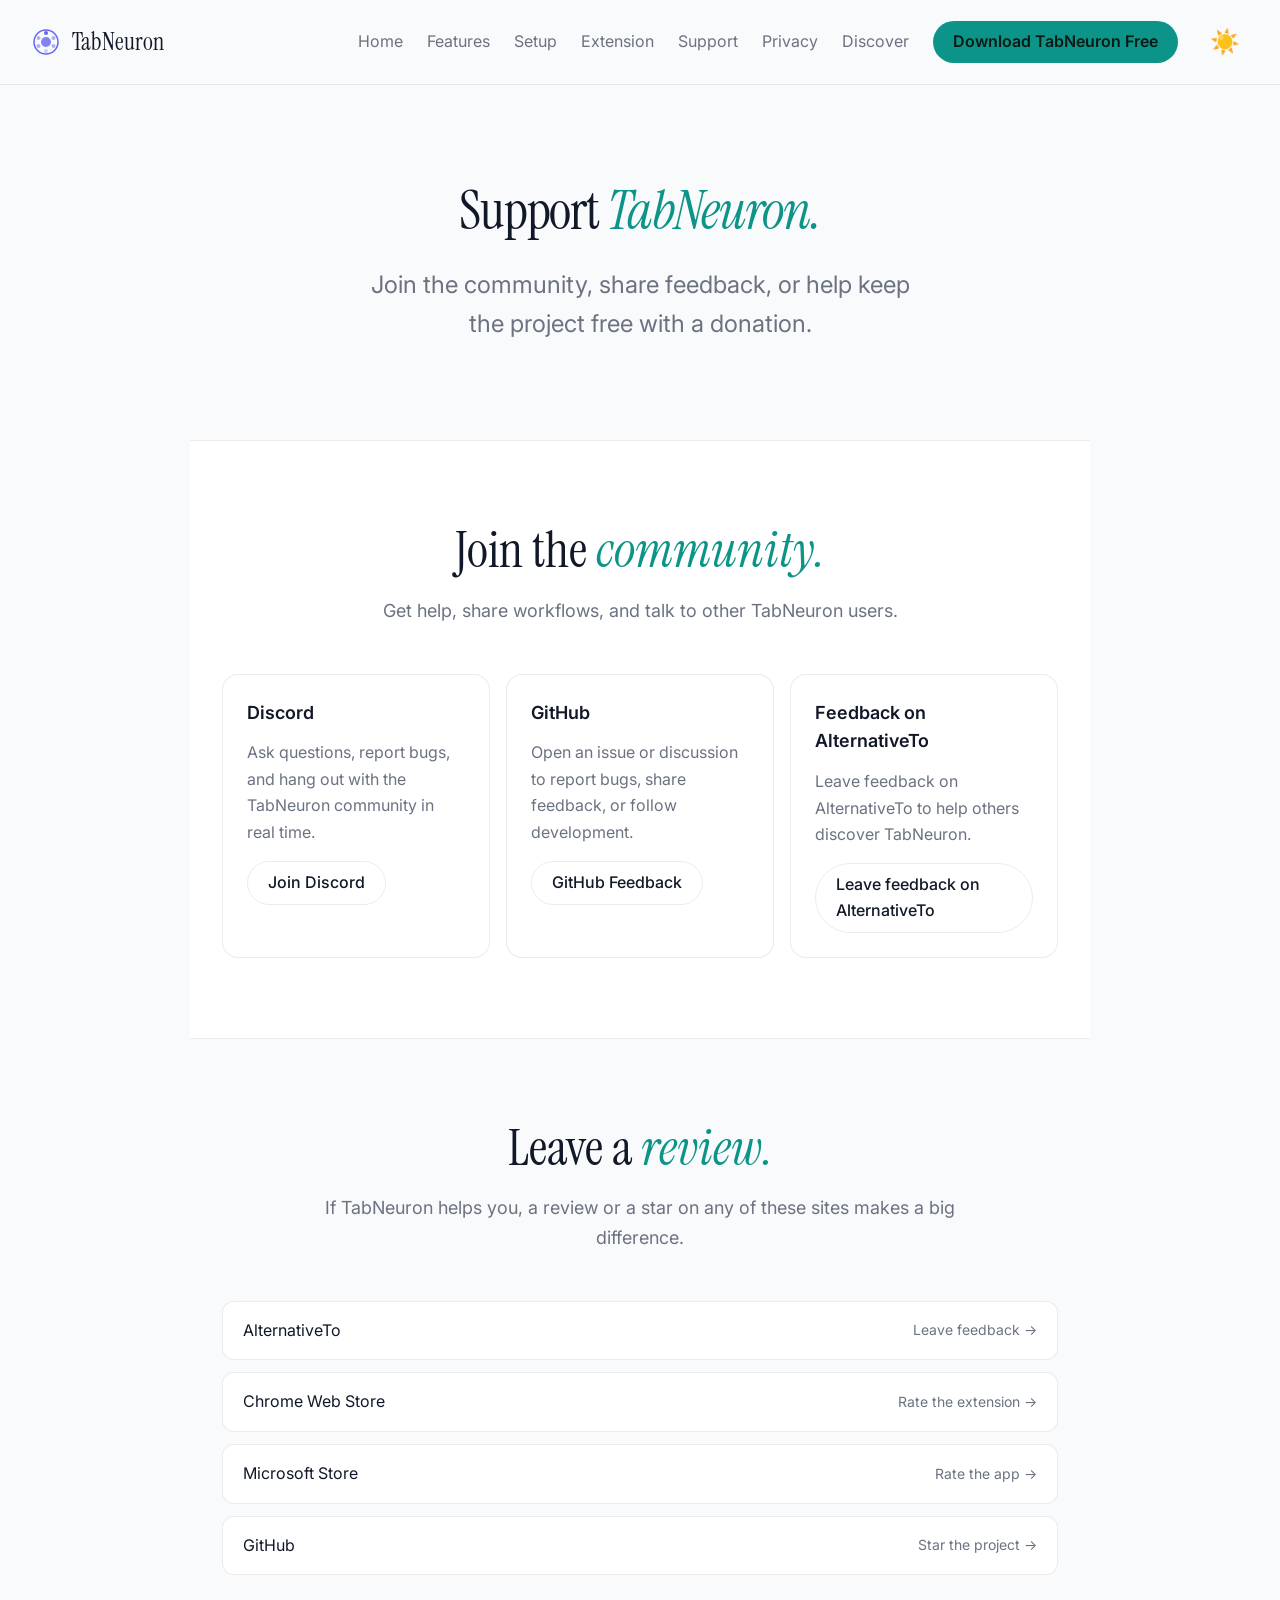
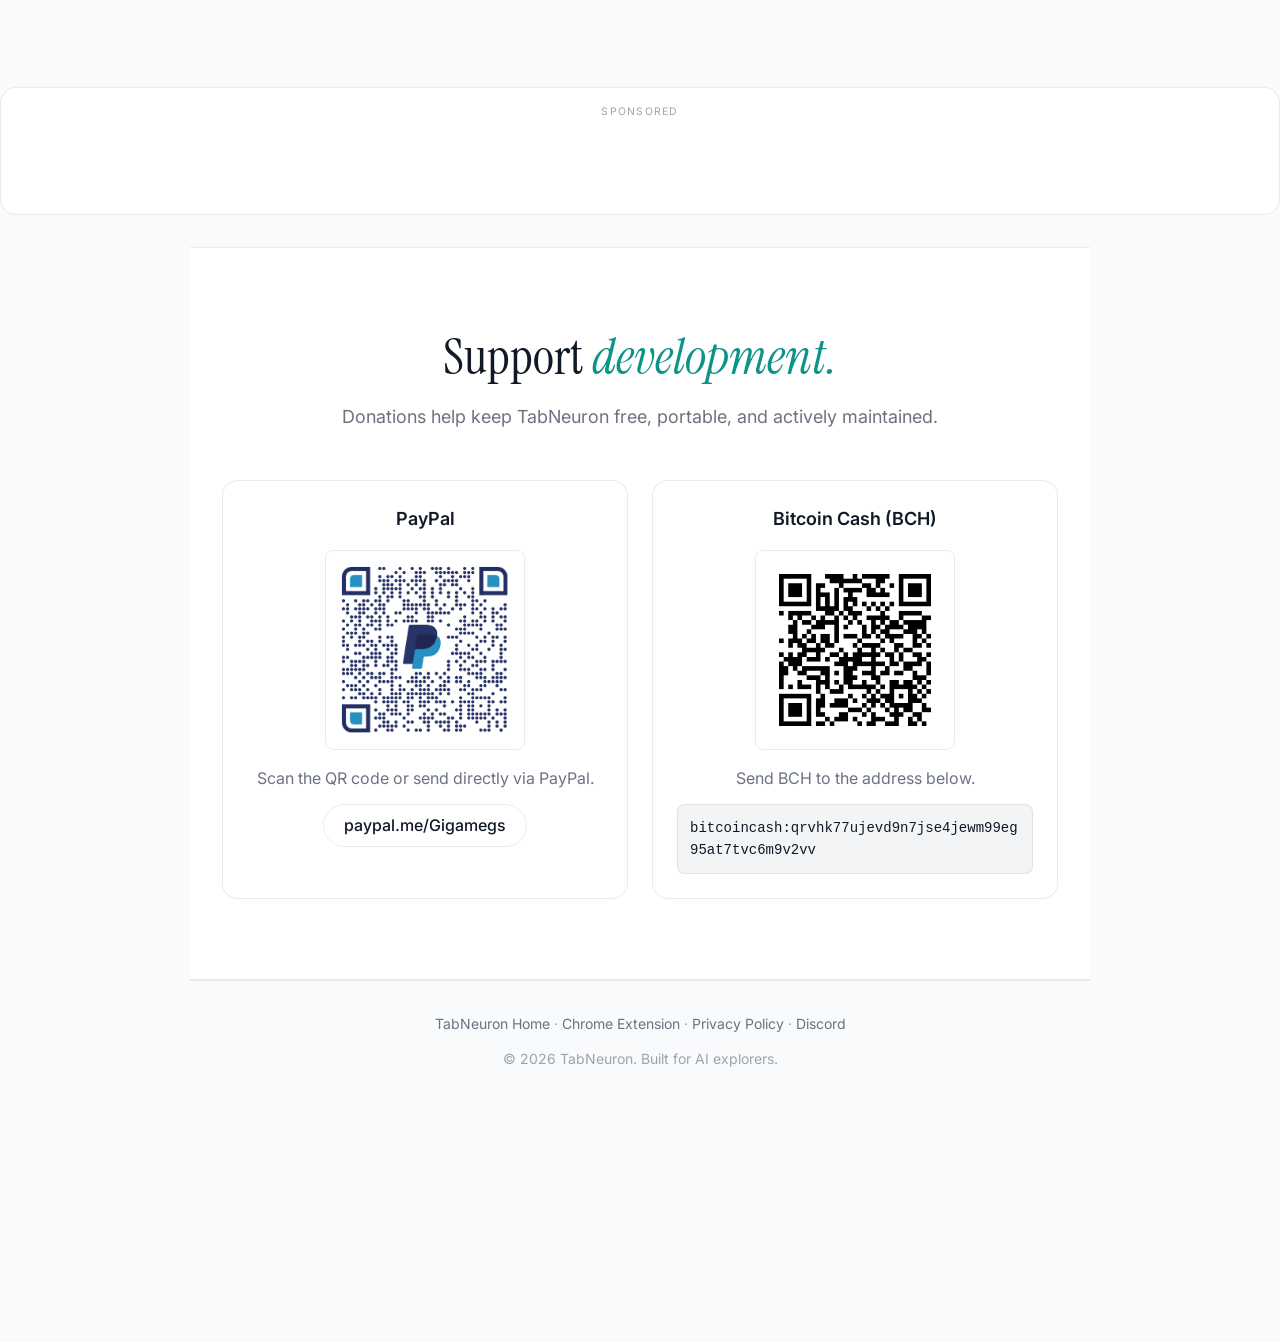
<file: docs/support.html>
<!DOCTYPE html>
<html lang="en" data-theme="dark">
<head>
<meta charset="UTF-8">
<meta name="viewport" content="width=device-width, initial-scale=1.0">
<script>
(function(){
  var stored=localStorage.getItem('theme');
  if(stored){document.documentElement.setAttribute('data-theme',stored);}
  else if(window.matchMedia&&window.matchMedia('(prefers-color-scheme: light)').matches){
    document.documentElement.setAttribute('data-theme','light');
  }
})();
</script>

<!-- Google Ads -->
<script async src="https://pagead2.googlesyndication.com/pagead/js/adsbygoogle.js?client=ca-pub-6449563648591184"
     crossorigin="anonymous"></script>

  <title>TabNeuron: Support &amp; Donate</title>
<meta name="description" content="Support TabNeuron. Join the Discord community, leave a review or star the project on GitHub, or donate via PayPal or Bitcoin Cash.">
  <link rel="icon" type="image/png" href="logo_small.png">
  <link rel="canonical" href="https://tetramatrix.github.io/TabNeuron/support.html">
  <meta name="robots" content="index, follow">
  <meta name="theme-color" content="#0e0f11">
<link rel="preconnect" href="https://fonts.googleapis.com">
<link rel="preconnect" href="https://fonts.gstatic.com" crossorigin>
<link href="https://fonts.googleapis.com/css2?family=Inter:wght@300..700&family=Instrument+Serif:ital@0;1&display=swap" rel="stylesheet">

<style>
:root, [data-theme="dark"] {
  --color-bg:             #0e0f11;
  --color-surface:        #141618;
  --color-surface-2:      #1a1c1f;
  --color-surface-3:      #202226;
  --color-border:         rgba(255,255,255,0.08);
  --color-text:           #e8eaed;
  --color-text-muted:     #8a8f98;
  --color-text-faint:     #4a4f58;
  --color-primary:        #6366f1;
  --color-primary-hover:  #4f46e5;
  --color-primary-dim:    rgba(99,102,241,0.12);
  --color-free:           #4ade80;
  --color-free-dim:       rgba(74,222,128,0.12);

  --font-display: 'Instrument Serif', Georgia, serif;
  --font-body: 'Inter', system-ui, sans-serif;

  --text-xs:   clamp(0.75rem, 0.7rem + 0.25vw, 0.875rem);
  --text-sm:   clamp(0.875rem, 0.8rem + 0.35vw, 1rem);
  --text-base: clamp(1rem, 0.95rem + 0.25vw, 1.125rem);
  --text-lg:   clamp(1.125rem, 1rem + 0.75vw, 1.5rem);
  --text-xl:   clamp(1.5rem, 1.2rem + 1.25vw, 2.25rem);
  --text-2xl:  clamp(2rem, 1.2rem + 2.5vw, 3.5rem);
  --text-hero: clamp(2rem, 1rem + 3vw, 3.5rem);

  --space-1: 0.25rem; --space-2: 0.5rem; --space-3: 0.75rem;
  --space-4: 1rem; --space-5: 1.25rem; --space-6: 1.5rem;
  --space-8: 2rem; --space-10: 2.5rem; --space-12: 3rem;
  --space-16: 4rem; --space-20: 5rem; --space-24: 6rem;

  --radius-sm: 0.375rem; --radius-md: 0.5rem; --radius-lg: 0.75rem;
  --radius-xl: 1rem; --radius-2xl: 1.5rem; --radius-full: 9999px;
}

[data-theme="light"] {
  --color-bg:             #f9fafb;
  --color-surface:        #ffffff;
  --color-surface-2:      #f3f4f6;
  --color-surface-3:      #e5e7eb;
  --color-border:         rgba(0,0,0,0.08);
  --color-text:           #111827;
  --color-text-muted:     #6b7280;
  --color-text-faint:     #9ca3af;
  --color-primary:        #0d9488;
  --color-primary-hover:  #0f766e;
  --color-primary-dim:    rgba(13,148,136,0.1);
  --color-free:           #16a34a;
  --color-free-dim:       rgba(22,163,74,0.1);
}

*, *::before, *::after { box-sizing: border-box; margin: 0; padding: 0; }
html { scroll-behavior: smooth; -webkit-font-smoothing: antialiased; }
section[id] { scroll-margin-top: 84px; }
body {
  min-height: 100dvh;
  font-family: var(--font-body);
  font-size: var(--text-base);
  color: var(--color-text);
  background: var(--color-bg);
  line-height: 1.6;
  overflow-x: hidden;
  padding-bottom: 240px; /* reserve space for Google Ads bottom banner */
}
img { display: block; max-width: 100%; height: auto; }
ul { list-style: none; }
a { color: var(--color-primary); text-decoration: none; }
a:hover { color: var(--color-primary-hover); }

/* ── NAV ── */
nav {
  display: flex;
  align-items: center;
  justify-content: space-between;
  padding: var(--space-5) var(--space-8);
  border-bottom: 1px solid var(--color-border);
  position: sticky; top: 0; z-index: 50;
  background: color-mix(in srgb, var(--color-bg) 90%, transparent);
  backdrop-filter: blur(12px);
}
.nav-logo {
  display: flex; align-items: center; gap: var(--space-3);
  font-family: var(--font-display);
  font-size: var(--text-lg);
  color: var(--color-text);
  text-decoration: none;
}
.nav-logo svg { flex-shrink: 0; }
.nav-links { display: flex; align-items: center; gap: var(--space-6); }
.nav-links a {
  color: var(--color-text-muted); text-decoration: none;
  font-size: var(--text-sm); transition: color 160ms ease;
}
.nav-links a:hover { color: var(--color-text); }
.nav-links .btn-primary {
  color: #0a1a17;
}
.btn-primary {
  background: var(--color-primary);
  color: #0a1a17;
  font-size: var(--text-sm);
  font-weight: 600;
  padding: var(--space-2) var(--space-5);
  border-radius: var(--radius-full);
  border: none; cursor: pointer;
  text-decoration: none;
  transition: background 160ms ease, transform 120ms ease;
  display: inline-block;
}
.btn-primary:hover { background: var(--color-primary-hover); transform: translateY(-1px); color: #fff; }
.nav-links .btn-primary:hover {
  color: #fff;
}
.btn-outline {
  border: 1px solid var(--color-border);
  color: var(--color-text);
  font-size: var(--text-sm);
  font-weight: 500;
  padding: var(--space-2) var(--space-5);
  border-radius: var(--radius-full);
  cursor: pointer;
  text-decoration: none;
  transition: border-color 160ms ease, background 160ms ease;
  display: inline-block;
}
.btn-outline:hover { border-color: var(--color-primary); background: var(--color-primary-dim); }

/* ── HERO ── */
.hero {
  padding: clamp(var(--space-16), 10vw, var(--space-24)) var(--space-8);
  text-align: center;
  max-width: 800px;
  margin: 0 auto;
}
.hero h1 {
  font-family: var(--font-display);
  font-size: var(--text-hero);
  font-weight: 400;
  line-height: 1.1;
  margin-bottom: var(--space-6);
  letter-spacing: -0.02em;
}
.hero h1 em { font-style: italic; color: var(--color-primary); }
.hero-sub {
  font-size: var(--text-lg);
  color: var(--color-text-muted);
  max-width: 560px;
  margin: 0 auto;
  line-height: 1.65;
}

/* ── SECTIONS ── */
.section {
  padding: var(--space-20) var(--space-8);
  max-width: 900px;
  margin: 0 auto;
}
.section-alt {
  background: var(--color-surface);
  border-top: 1px solid var(--color-border);
  border-bottom: 1px solid var(--color-border);
}
.section-header {
  max-width: 640px;
  margin: 0 auto var(--space-12);
  text-align: center;
}
.section-header h2 {
  font-family: var(--font-display);
  font-size: var(--text-2xl);
  font-weight: 400;
  line-height: 1.15;
  margin-bottom: var(--space-4);
}
.section-header h2 em { font-style: italic; color: var(--color-primary); }
.section-header p {
  color: var(--color-text-muted);
  font-size: var(--text-base);
  line-height: 1.65;
}

/* ── CARDS ── */
.card-grid {
  display: grid;
  grid-template-columns: repeat(auto-fill, minmax(min(260px,100%), 1fr));
  gap: var(--space-4);
}
.card {
  background: var(--color-surface);
  border: 1px solid var(--color-border);
  border-radius: var(--radius-xl);
  padding: var(--space-6);
  transition: border-color 200ms, box-shadow 200ms;
}
.card:hover {
  border-color: rgba(99,102,241,0.2);
  box-shadow: 0 8px 32px rgba(99,102,241,0.04);
}
.card h3 {
  font-size: var(--text-base);
  font-weight: 600;
  color: var(--color-text);
  margin-bottom: var(--space-3);
}
.card p {
  font-size: var(--text-sm);
  color: var(--color-text-muted);
  line-height: 1.65;
  margin-bottom: var(--space-4);
}
.card a { display: inline-block; }

/* ── QR CODES / DONATE ── */
.donate-grid {
  display: grid;
  grid-template-columns: repeat(auto-fill, minmax(min(280px,100%), 1fr));
  gap: var(--space-6);
  margin-top: var(--space-8);
}
.donate-card {
  background: var(--color-surface);
  border: 1px solid var(--color-border);
  border-radius: var(--radius-xl);
  padding: var(--space-6);
  text-align: center;
}
.donate-card h3 {
  font-size: var(--text-base);
  font-weight: 600;
  color: var(--color-text);
  margin-bottom: var(--space-4);
}
.donate-card img {
  max-width: 200px;
  margin: 0 auto var(--space-4);
  border-radius: var(--radius-md);
  border: 1px solid var(--color-border);
}
.donate-card p {
  font-size: var(--text-sm);
  color: var(--color-text-muted);
  line-height: 1.6;
  margin-bottom: var(--space-3);
  word-break: break-all;
}
.donate-card .address {
  font-family: 'Courier New', monospace;
  font-size: var(--text-xs);
  color: var(--color-text);
  background: var(--color-surface-2);
  padding: var(--space-3);
  border-radius: var(--radius-md);
  border: 1px solid var(--color-border);
  word-break: break-all;
  text-align: left;
}

/* ── REVIEW LINKS ── */
.review-list {
  display: flex;
  flex-direction: column;
  gap: var(--space-3);
  margin-top: var(--space-6);
}
.review-link {
  display: flex;
  align-items: center;
  justify-content: space-between;
  gap: var(--space-4);
  padding: var(--space-4) var(--space-5);
  background: var(--color-surface);
  border: 1px solid var(--color-border);
  border-radius: var(--radius-lg);
  color: var(--color-text);
  font-size: var(--text-sm);
  transition: border-color 160ms, background 160ms;
}
.review-link:hover {
  border-color: var(--color-primary);
  background: var(--color-primary-dim);
}
.review-link span { color: var(--color-text-muted); font-size: var(--text-xs); }

/* ── FOOTER ── */
footer {
  padding: var(--space-8);
  border-top: 1px solid var(--color-border);
  text-align: center;
  font-size: var(--text-xs);
  color: var(--color-text-faint);
  max-width: 900px; margin: 0 auto;
}
footer a { color: var(--color-text-muted); }

/* ── ADSENSE INLINE ADS ── */
.ad-container {
  margin: var(--space-8) auto;
  max-width: 100%;
  overflow: hidden;
  border-radius: var(--radius-xl);
  background: var(--color-surface);
  border: 1px solid var(--color-border);
  padding: var(--space-4);
  text-align: center;
  max-height: 520px;
  min-height: 60px;
}
.ad-label {
  font-size: 0.65rem;
  text-transform: uppercase;
  letter-spacing: 0.12em;
  color: var(--color-text-faint);
  margin-bottom: var(--space-2);
}

/* ── MOBILE ── */
@media (max-width: 768px) {
  nav { padding: var(--space-4); }
  nav { position: relative; }
  #menuToggle { display: block !important; }
  .nav-links {
    display: none;
    position: absolute;
    top: 100%;
    left: 0;
    right: 0;
    background: var(--color-surface);
    border-bottom: 1px solid var(--color-border);
    flex-direction: column;
    padding: var(--space-4);
    gap: var(--space-3);
    z-index: 40;
  }
  .nav-links.open { display: flex; }
  .nav-links a { padding: var(--space-2) 0; }
  .hero { padding: var(--space-12) var(--space-5); }
  .section { padding: var(--space-12) var(--space-4); }
}

::-webkit-scrollbar { width: 6px; }
::-webkit-scrollbar-track { background: var(--color-bg); }
::-webkit-scrollbar-thumb { background: var(--color-surface-3); border-radius: 3px; }
</style>
</head>
<body>

<!-- NAV -->
<nav>
  <a href="index.html" class="nav-logo">
    <svg width="28" height="28" viewBox="0 0 28 28" fill="none" aria-label="TabNeuron">
      <circle cx="14" cy="14" r="12" stroke="#6366f1" stroke-width="1.5" fill="none"/>
      <circle cx="14" cy="14" r="5" fill="#6366f1" opacity="0.8"/>
      <circle cx="14" cy="5" r="2" fill="#6366f1"/>
      <circle cx="21.5" cy="10" r="2" fill="#6366f1" opacity="0.5"/>
      <circle cx="21.5" cy="18" r="2" fill="#6366f1" opacity="0.5"/>
      <circle cx="14" cy="23" r="2" fill="#6366f1" opacity="0.3"/>
      <circle cx="6.5" cy="18" r="2" fill="#6366f1" opacity="0.5"/>
      <circle cx="6.5" cy="10" r="2" fill="#6366f1" opacity="0.5"/>
    </svg>
    TabNeuron
  </a>
  <div class="nav-links" id="navLinks">
    <a href="index.html">Home</a>
    <a href="index.html#features">Features</a>
    <a href="index.html#setup">Setup</a>
    <a href="extension-support.html">Extension</a>
    <a href="support.html">Support</a>
    <a href="privacy.html">Privacy</a>
    <a href="index.html#discover">Discover</a>
    <a href="https://github.com/Tetramatrix/TabNeuron/raw/refs/heads/main/docs/TabNeuron.exe" class="btn-primary">Download TabNeuron Free</a>
    <button id="themeToggle" aria-label="Toggle light mode" style="background:none;border:none;color:var(--color-text-muted);cursor:pointer;font-size:var(--text-lg);padding:var(--space-2);">🌙</button>
  </div>
  <button id="menuToggle" aria-label="Toggle menu" aria-expanded="false" aria-controls="navLinks" style="display:none;background:none;border:none;color:var(--color-text);cursor:pointer;font-size:var(--text-xl);padding:var(--space-2);">☰</button>
</nav>

<!-- HERO -->
<section class="hero">
  <h1>Support <em>TabNeuron.</em></h1>
  <p class="hero-sub">
    Join the community, share feedback, or help keep the project free with a donation.
  </p>
</section>

<!-- COMMUNITY -->
<section class="section section-alt" id="community">
  <div class="section-header">
    <h2>Join the <em>community.</em></h2>
    <p>Get help, share workflows, and talk to other TabNeuron users.</p>
  </div>
  <div class="card-grid">
    <div class="card">
      <h3>Discord</h3>
      <p>Ask questions, report bugs, and hang out with the TabNeuron community in real time.</p>
      <a href="https://discord.gg/4QkQSfSATF" target="_blank" class="btn-outline">Join Discord</a>
    </div>
    <div class="card">
      <h3>GitHub</h3>
      <p>Open an issue or discussion to report bugs, share feedback, or follow development.</p>
      <a href="https://github.com/Tetramatrix/TabNeuron" target="_blank" class="btn-outline">GitHub Feedback</a>
    </div>
    <div class="card">
      <h3>Feedback on AlternativeTo</h3>
      <p>Leave feedback on AlternativeTo to help others discover TabNeuron.</p>
      <a href="https://alternativeto.net/software/tabneuron/" target="_blank" rel="noopener noreferrer" class="btn-outline">Leave feedback on AlternativeTo</a>
    </div>
  </div>
</section>

<!-- REVIEWS -->
<section class="section" id="reviews">
  <div class="section-header">
    <h2>Leave a <em>review.</em></h2>
    <p>If TabNeuron helps you, a review or a star on any of these sites makes a big difference.</p>
  </div>
  <div class="review-list">
    <a href="https://alternativeto.net/software/tabneuron/" class="review-link" target="_blank" rel="noopener">
      AlternativeTo <span>Leave feedback →</span>
    </a>
    <a href="https://chromewebstore.google.com/detail/tetramatrix-connector/okkajfohkcicdabhdkmakdlblkknnmfm?authuser=0&hl=de" class="review-link" target="_blank" rel="noopener">
      Chrome Web Store <span>Rate the extension →</span>
    </a>
    <a href="https://apps.microsoft.com/store/detail/9nh7qk4nczfl" class="review-link" target="_blank" rel="noopener">
      Microsoft Store <span>Rate the app →</span>
    </a>
    <a href="https://github.com/Tetramatrix/TabNeuron" class="review-link" target="_blank" rel="noopener">
      GitHub <span>Star the project →</span>
    </a>
  </div>
</section>

<!-- AD SPOT - Support Page -->
<div class="ad-container">
  <p class="ad-label">Sponsored</p>
  <ins class="adsbygoogle"
       style="display:inline-block;width:468px;height:60px"
       data-ad-client="ca-pub-6449563648591184"
       data-ad-slot="9406329687"></ins>
  <script>(adsbygoogle = window.adsbygoogle || []).push({});</script>
</div>

<!-- DONATE -->
<section class="section section-alt" id="donate">
  <div class="section-header">
    <h2>Support <em>development.</em></h2>
    <p>Donations help keep TabNeuron free, portable, and actively maintained.</p>
  </div>
  <div class="donate-grid">
    <div class="donate-card">
      <h3>PayPal</h3>
      <img src="qrcode.png" alt="PayPal QR code">
      <p>Scan the QR code or send directly via PayPal.</p>
      <a href="https://paypal.me/Gigamegs" target="_blank" class="btn-outline">paypal.me/Gigamegs</a>
    </div>
    <div class="donate-card">
      <h3>Bitcoin Cash (BCH)</h3>
      <img src="bch_qrcode.png" alt="Bitcoin Cash QR code">
      <p>Send BCH to the address below.</p>
      <div class="address">bitcoincash:qrvhk77ujevd9n7jse4jewm99eg95at7tvc6m9v2vv</div>
    </div>
  </div>
</section>

<!-- FOOTER -->
<footer>
  <div style="margin-bottom:var(--space-3);">
    <a href="index.html">TabNeuron Home</a> · <a href="extension-support.html">Chrome Extension</a> · <a href="privacy.html">Privacy Policy</a> · <a href="https://discord.gg/4QkQSfSATF" target="_blank" rel="noopener">Discord</a>
  </div>
  <span>© 2026 TabNeuron. Built for AI explorers.</span>
</footer>

<script>
(function() {
  'use strict';
  var toggle = document.getElementById('menuToggle');
  var links = document.getElementById('navLinks');
  if (toggle && links) {
    toggle.addEventListener('click', function() {
      var expanded = toggle.getAttribute('aria-expanded') === 'true';
      toggle.setAttribute('aria-expanded', String(!expanded));
      links.classList.toggle('open');
      toggle.textContent = expanded ? '☰' : '✕';
    });
  }
  var themeBtn = document.getElementById('themeToggle');
  var stored = localStorage.getItem('theme');
  var prefersLight = window.matchMedia('(prefers-color-scheme: light)').matches;
  var theme = stored || (prefersLight ? 'light' : 'dark');
  document.documentElement.setAttribute('data-theme', theme);
  if (themeBtn) {
    themeBtn.textContent = theme === 'dark' ? '🌙' : '☀️';
    themeBtn.addEventListener('click', function() {
      var current = document.documentElement.getAttribute('data-theme');
      var next = current === 'dark' ? 'light' : 'dark';
      document.documentElement.setAttribute('data-theme', next);
      localStorage.setItem('theme', next);
      themeBtn.textContent = next === 'dark' ? '🌙' : '☀️';
    });
  }
})();
</script>

</body>
</html>
</file>
<file: docs/main.css>
:root {
  --bg-primary: #1e1e1e;
  --bg-secondary: #2d2d30;
  --bg-accent: #312e81;
  --text-primary: #ffffff;
  --text-secondary: #cccccc;
  --color-primary:        #6366f1;
  --color-primary-hover:  #4f46e5;
  --color-primary-dim:    rgba(99,102,241,0.12);
  --color-primary-glow:   rgba(99,102,241,0.06);
  --accent-amd: #c53030;
  --border: #404040;

  /* Pastell-Farben für Hervorhebungen */
  --pastel-green: #A8E6CF;
  --pastel-blue: #A8D8EA;
  --pastel-peach: #FFD3B6;
  --pastel-lavender: #D5AAFF;
  --pastel-yellow: #FFF5BA;
  --pastel-pink: #FFB7B2;

  /* Section-specific colors for h2 headings */
  --section-inspiration: #4fd1c5;      /* Teal */
  --section-what-is: #63b3ed;          /* Blue */
  --section-solves: #f6ad55;           /* Amber */
  --section-memory: #b794f4;           /* Purple */
  --section-mcp: #4fdada;              /* Cyan */
  --section-obsidian: #9f7aea;         /* Violet */
  --section-ocr: #fc8181;              /* Coral */
  --section-backends: #f6e05e;         /* Soft yellow */
  --section-install: #9ae6b4;          /* Mint */
  --section-requirements: #a0aec0;     /* Cool gray */
  --section-download: #68d391;         /* Emerald */
  --section-support: #f687b3;          /* Rose */
  --section-products: #7f9cf5;         /* Indigo */
  --section-vision: #4fd1c5;           /* Teal for Vision section */

  /* Custom Component Colors */
  --black: #000;
  --border-light: #444;
  --border-medium: #555;
  --shadow-color-light: rgba(0, 0, 0, 0.1);
  --shadow-color-medium: rgba(0, 0, 0, 0.15);
  --btn-primary-bg: #6366f1;
  --code-bg-purple: #2d3748;
  --code-bg-highlight: rgba(0, 0, 0, 0.3);
  --code-text-highlight: #68d391;
  --table-row-alt-bg: #3a3a3d;
  --cta-gradient-start: #6366f1;
  --cta-gradient-end: #312e81;

  /* Section spacing */
  --section-margin: 32px 0;
  --subsection-margin: 24px 0;
}

/* Animation Keyframes */
@keyframes gradient {
  0% {
    background-position: 0% 50%;
  }
  50% {
    background-position: 100% 50%;
  }
  100% {
    background-position: 0% 50%;
  }
}

@keyframes fadeIn {
  from {
    opacity: 0;
    transform: translateY(20px);
  }
  to {
    opacity: 1;
    transform: translateY(0);
  }
}

@keyframes pulse {
  0% {
    transform: scale(1);
  }
  50% {
    transform: scale(1.05);
  }
  100% {
    transform: scale(1);
  }
}

@keyframes float {
  0% {
    transform: translateY(0px);
  }
  50% {
    transform: translateY(-10px);
  }
  100% {
    transform: translateY(0px);
  }
}

/* =====================================================
   PAGE HEADER - Creative, Modern, Fancy Hero Section
   Inspired by Sorana's design language
   ===================================================== */

.page-header {
  text-align: center;
  padding: 56px 24px 40px;
  margin: 0 -10px 32px;
  position: relative;
  background:
    radial-gradient(ellipse at 50% 0%, rgba(99, 179, 237, 0.18) 0%, rgba(99, 179, 237, 0.04) 45%, transparent 70%),
    radial-gradient(ellipse at 50% 100%, rgba(79, 209, 197, 0.12) 0%, transparent 50%),
    linear-gradient(180deg, rgba(30, 41, 59, 0.25) 0%, rgba(0, 0, 0, 0.08) 100%);
  overflow: hidden;
  border-radius: 32px;
}

.page-header::before {
  content: '';
  position: absolute;
  inset: 16px 20px;
  border-radius: 24px;
  border: 1px solid rgba(99, 179, 237, 0.18);
  background: linear-gradient(180deg, rgba(255, 255, 255, 0.05) 0%, rgba(0, 0, 0, 0.06) 100%);
  box-shadow:
    inset 0 1px 0 rgba(255, 255, 255, 0.1),
    inset 0 -1px 0 rgba(0, 0, 0, 0.15);
  pointer-events: none;
}

.page-header::after {
  content: '';
  position: absolute;
  top: 50%;
  left: 50%;
  width: 600px;
  height: 600px;
  transform: translate(-50%, -50%);
  background: radial-gradient(circle at center, rgba(167, 139, 250, 0.08) 0%, transparent 60%);
  pointer-events: none;
  z-index: 0;
}

.page-header > * {
  position: relative;
  z-index: 1;
}

.page-header h1 {
  display: inline-block;
  font-size: 4.2em;
  font-weight: 900;
  margin: 0;
  padding: 20px 44px;
  border-radius: 999px;
  background:
    radial-gradient(circle at 50% 30%, rgba(255, 255, 255, 0.12) 0%, transparent 55%),
    linear-gradient(135deg, rgba(30, 41, 59, 0.85) 0%, rgba(88, 28, 135, 0.75) 40%, rgba(59, 130, 246, 0.65) 100%);
  border: 1px solid rgba(196, 181, 253, 0.35);
  color: #f8f7ff;
  -webkit-background-clip: padding-box;
  background-clip: padding-box;
  -webkit-text-fill-color: initial;
  letter-spacing: -0.04em;
  line-height: 1.1;
  animation: fadeIn 0.8s ease 0s forwards;
  opacity: 0;
  box-shadow:
    0 0 0 1px rgba(255, 255, 255, 0.06),
    0 16px 42px rgba(124, 58, 237, 0.28),
    0 0 60px rgba(168, 216, 234, 0.10),
    inset 0 2px 0 rgba(255, 255, 255, 0.15);
  text-shadow:
    0 0 20px rgba(196, 181, 253, 0.35),
    0 0 50px rgba(124, 58, 237, 0.30);
  transition: all 0.4s cubic-bezier(0.25, 0.46, 0.45, 0.94);
}

.page-header h1:hover {
  transform: scale(1.02);
  box-shadow:
    0 0 0 1px rgba(255, 255, 255, 0.08),
    0 20px 50px rgba(124, 58, 237, 0.35),
    0 0 80px rgba(168, 216, 234, 0.15),
    inset 0 2px 0 rgba(255, 255, 255, 0.18);
}

.page-header h3 {
  display: inline-block;
  font-size: 1.08em;
  font-weight: 700;
  margin: 18px 0 0 0;
  padding: 10px 20px;
  border-radius: 999px;
  color: #d7eafe;
  background: rgba(12, 18, 32, 0.45);
  border: 1px solid rgba(168, 216, 234, 0.22);
  opacity: 0;
  letter-spacing: 0.18em;
  text-transform: uppercase;
  animation: fadeIn 0.8s ease 0.25s forwards;
  box-shadow:
    inset 0 1px 0 rgba(255, 255, 255, 0.08),
    0 4px 14px rgba(0, 0, 0, 0.25);
  backdrop-filter: blur(8px);
  transition: all 0.3s ease;
}

.page-header h3:hover {
  background: rgba(12, 18, 32, 0.60);
  border-color: rgba(168, 216, 234, 0.35);
  transform: translateY(-1px);
  box-shadow:
    inset 0 1px 0 rgba(255, 255, 255, 0.1),
    0 6px 18px rgba(0, 0, 0, 0.3);
}

.logo-container {
  margin-top: 24px;
  animation: fadeIn 0.8s ease 0.45s forwards;
  opacity: 0;
}

.logo {
  width: 130px;
  height: auto;
  filter: drop-shadow(0 6px 12px rgba(0, 0, 0, 0.35)) brightness(1.1);
  transition: transform 0.3s ease, filter 0.3s ease;
}

.logo:hover {
  transform: scale(1.05) translateY(-2px);
  filter: drop-shadow(0 10px 20px rgba(0, 0, 0, 0.4)) brightness(1.15);
}

/* Responsive header adjustments */
@media (max-width: 768px) {
  .page-header {
    padding: 40px 16px 28px;
    margin: 0 -10px 24px;
    border-radius: 28px;
  }

  .page-header::before {
    inset: 14px 16px;
    border-radius: 20px;
  }

  .page-header h1 {
    font-size: 2.6em;
    padding: 14px 28px;
  }

  .page-header h3 {
    font-size: 0.95em;
    letter-spacing: 0.14em;
    padding: 8px 16px;
  }

  .logo {
    width: 110px;
  }
}

@media (max-width: 480px) {
  .page-header {
    padding: 32px 12px 24px;
    border-radius: 24px;
  }

  .page-header::before {
    inset: 12px 14px;
    border-radius: 18px;
  }

  .page-header h1 {
    font-size: 2.2em;
    padding: 12px 22px;
  }

  .page-header h3 {
    font-size: 0.85em;
    letter-spacing: 0.1em;
    padding: 7px 14px;
  }

  .logo {
    width: 100px;
  }
}

.page-header h1,
.page-header h3,
.page-header .logo-container {
  position: relative;
  z-index: 1;
}

/* === Mobile-First Basis-Styles === */
body {
  font-family: "Geist", "Inter", "Segoe UI", -apple-system, BlinkMacSystemFont, sans-serif;
  font-size: 15px;
  line-height: 1.7;
  padding: 10px;
  margin: 0;
  background: linear-gradient(135deg, #1a1a2e 0%, #16213e 30%, #2c3e50 70%, #1a1a2e 100%);
  background-size: 300% 300%;
  animation: gradient 20s ease infinite;
  color: #e0e0e0;
  overflow-x: hidden;
  -webkit-font-smoothing: antialiased;
  -moz-osx-font-smoothing: grayscale;
  letter-spacing: 0.01em;
}

a, a:visited {
  color: #64b5f6; /* Lighter blue for better contrast */
  transition: color 0.3s ease, transform 0.3s ease;
  display: inline-block;
}

a:hover {
  color: #90caf9;
  transform: translateY(-2px);
}

h1, h2, h3, h4, h5, h6 {
  color: var(--text-primary);
  margin-top: 1.5em;
  margin-bottom: 0.6em;
  font-weight: 600;
  position: relative;
}

h1 {
  font-size: 2.2em;
  margin-top: 0.5em;
  background: linear-gradient(135deg, #6366f1 0%, #312e81 100%);
  border-bottom: none;
  border-left: 4px solid #68d391;
  padding: 15px 20px;
  border-radius: 8px;
  box-shadow: 0 4px 6px rgba(0, 0, 0, 0.1);
  margin-left: -10px;
  margin-right: -10px;
  opacity: 0;
  transform: translateY(20px);
  animation: fadeIn 0.6s ease forwards;
}

h3 {
  font-size: 1.4em;
  font-weight: 600;
  letter-spacing: -0.01em;
  background: linear-gradient(135deg, #6366f1 0%, #312e81 100%);
  border-left: 4px solid;
  margin-top: 36px;
  margin-bottom: 16px;
  padding: 15px 20px;
  border-radius: 8px;
  box-shadow: 0 4px 6px rgba(0, 0, 0, 0.1);
  margin-left: -10px;
  margin-right: -10px;
  opacity: 0;
  transform: translateY(20px);
  animation: fadeIn 0.6s ease forwards;
}

/* h3 border-left color matches section theme */
h3 {
  border-left-color: #f6e05e;
}
h1 {
  font-size: 2.2em;
  margin-top: 0.5em;
  background: linear-gradient(135deg, #6366f1 0%, #312e81 100%);
  border-bottom: none;
  border-left: 4px solid #68d391;
}
h2 {
  font-size: 1.8em;
  font-weight: 700;
  letter-spacing: -0.02em;
  margin-top: 28px;
  margin-bottom: 12px;
  position: relative;
  padding: 16px 20px;
  border-radius: 10px;
  border-left: 5px solid;
  box-shadow: 0 4px 12px rgba(0, 0, 0, 0.15);
  transition: all 0.3s ease;
  opacity: 0;
  transform: translateY(20px);
  animation: fadeIn 0.6s ease forwards;
}

h2:hover {
  transform: translateX(5px);
  box-shadow: 0 6px 16px rgba(0, 0, 0, 0.2);
}

/* Section-specific h2 colors */
#inspiration-h2 {
  background: linear-gradient(135deg, rgba(79, 209, 197, 0.15) 0%, rgba(79, 209, 197, 0.05) 100%);
  border-left-color: var(--section-inspiration);
  color: #4fd1c5;
}

#setup-h2 {
  background: linear-gradient(135deg, rgba(127, 156, 245, 0.15) 0%, rgba(127, 156, 245, 0.05) 100%);
  border-left-color: var(--section-products);
  color: #7f9cf5;
}

#what-is-tabneuron-h2,
#what-is-sorana-h2 {
  background: linear-gradient(135deg, rgba(99, 179, 237, 0.15) 0%, rgba(99, 179, 237, 0.05) 100%);
  border-left-color: var(--section-what-is);
  color: #63b3ed;
}

#core-capabilities-h2,
#why-sorana-h2,
#solves-h2 {
  background: linear-gradient(135deg, rgba(246, 173, 85, 0.15) 0%, rgba(246, 173, 85, 0.05) 100%);
  border-left-color: var(--section-solves);
  color: #f6ad55;
}

#ai-memory-rag-h2 {
  background: linear-gradient(135deg, rgba(183, 148, 244, 0.15) 0%, rgba(183, 148, 244, 0.05) 100%);
  border-left-color: var(--section-memory);
  color: #b794f4;
}

#mcp-section-h2 {
  background: linear-gradient(135deg, rgba(79, 218, 218, 0.15) 0%, rgba(79, 218, 218, 0.05) 100%);
  border-left-color: var(--section-mcp);
  color: #4fdada;
}

#canvas-sync-h2 {
  background: linear-gradient(135deg, rgba(79, 209, 197, 0.12) 0%, rgba(99, 179, 237, 0.10) 100%);
  border-left-color: var(--section-inspiration);
  color: #4fd1c5;
}

#vision-section-h2 {
  background: linear-gradient(135deg, rgba(79, 209, 197, 0.15) 0%, rgba(79, 209, 197, 0.05) 100%);
  border-left-color: var(--section-vision);
  color: #4fd1c5;
}

#ai-backends-h2 {
  background: linear-gradient(135deg, rgba(246, 224, 94, 0.15) 0%, rgba(246, 224, 94, 0.05) 100%);
  border-left-color: var(--section-backends);
  color: #f6e05e;
}

#chat-websites-h2 {
  background: linear-gradient(135deg, rgba(99, 179, 237, 0.12) 0%, rgba(99, 179, 237, 0.08) 100%);
  border-left-color: var(--section-what-is);
  color: #63b3ed;
}

#ai-agents-h2 {
  background: linear-gradient(135deg, rgba(246, 173, 85, 0.12) 0%, rgba(246, 173, 85, 0.08) 100%);
  border-left-color: var(--section-solves);
  color: #f6ad55;
}

#browser-extension-h2 {
  background: linear-gradient(135deg, rgba(183, 148, 244, 0.12) 0%, rgba(79, 218, 218, 0.08) 52%, rgba(252, 129, 129, 0.06) 100%);
  border-left-color: var(--section-memory);
  color: #b794f4;
}

#obsidian-export-h2 {
  background: linear-gradient(135deg, rgba(159, 122, 234, 0.12) 0%, rgba(196, 181, 253, 0.08) 100%);
  border-left-color: var(--section-obsidian);
  color: #c4b5fd;
}

#ocr-section-h2 {
  background: linear-gradient(135deg, rgba(252, 129, 129, 0.15) 0%, rgba(252, 129, 129, 0.05) 100%);
  border-left-color: var(--section-ocr);
  color: #fc8181;
}

#system-requirements-h2 {
  background: linear-gradient(135deg, rgba(160, 174, 192, 0.15) 0%, rgba(160, 174, 192, 0.05) 100%);
  border-left-color: var(--section-requirements);
  color: #a0aec0;
}

#final-download-h2 {
  background: linear-gradient(135deg, rgba(104, 211, 145, 0.12) 0%, rgba(154, 230, 180, 0.08) 100%);
  border-left-color: var(--section-download);
  color: #68d391;
}

#support-h2 {
  background: linear-gradient(135deg, rgba(246, 135, 179, 0.15) 0%, rgba(246, 135, 179, 0.05) 100%);
  border-left-color: var(--section-support);
  color: #f687b3;
}

#other-products-h2 {
  background: linear-gradient(135deg, rgba(127, 156, 245, 0.15) 0%, rgba(127, 156, 245, 0.05) 100%);
  border-left-color: var(--section-products);
  color: #7f9cf5;
}
h3 {
  font-size: 1.4em;
  font-weight: 600;
  letter-spacing: -0.01em;
  background: linear-gradient(135deg, #6366f1 0%, #312e81 100%);
  border-left: 4px solid #f6e05e;
  margin-top: 36px;
  margin-bottom: 16px;
}
/* Neue h4-Klasse – nur der Look, kein Plus, kein Collapse */
h4.style-box {
  font-size: 1.05em;
  font-weight: 600;
  letter-spacing: -0.01em;
  background: rgba(45, 45, 48, 0.7);
  border: 1px solid var(--border);
  border-left: 4px solid #fc8181;
  padding: 14px 40px 14px 16px;
  border-radius: 8px;
  margin-top: 24px;
  margin-bottom: 14px;
  color: #ffffff;
}

/* Alte h4-Styles bleiben als Fallback */
h4 {
  font-size: 1.3em;
  background: linear-gradient(135deg, #6366f1 0%, #312e81 100%);
  border-left: 4px solid #fc8181;
  margin-top: 30px;
  margin-bottom: 14px;
}

.wikidoc {
  width: 100%;
  margin: 0 auto;
  padding: 15px;
  float: none;
  box-sizing: border-box;
  background: rgba(45, 45, 48, 0.6);
  color: var(--text-primary);
  clear: both;
  border-radius: 10px;
  backdrop-filter: blur(10px);
  box-shadow: inset 0 0 20px rgba(0, 0, 0, 0.2);
}

pre, code, .wikidoc pre, .wikidoc code {
  background: var(--bg-secondary);
  color: #e0e0e0; /* Lighter text for better contrast */
  border-radius: 5px;
  font-size: 13px;
  white-space: pre-wrap;
  word-break: break-word;
  transition: background-color 0.3s ease;
}

pre:hover, code:hover, .wikidoc pre:hover, .wikidoc code:hover {
  background: var(--code-bg-highlight);
}

table, th, td {
  width: 100%;
  font-size: 14px;
  border: 1px solid var(--border);
  border-collapse: collapse;
  color: var(--text-primary);
  word-break: break-word;
  hyphens: auto;
}
th {
  background: linear-gradient(135deg, var(--color-primary) 0%, var(--bg-accent) 100%);
  color: var(--text-primary);
  padding: 12px 8px;
  font-weight: 600;
  text-align: center;
}
td {
  background: rgba(45, 45, 48, 0.7);
  color: var(--text-secondary);
  padding: 10px 8px;
}

/* Special styling for requirements table */
.req-table {
  width: 100%;
  border-collapse: collapse;
  margin: 20px 0;
  border-radius: 8px;
  overflow: hidden;
  box-shadow: 0 4px 8px rgba(0, 0, 0, 0.15);
}

.req-table th, .req-table td {
  padding: 12px;
  border: 1px solid var(--border);
  transition: background-color 0.3s ease;
}

.req-table th {
  background: linear-gradient(135deg, #4a5568 0%, #2d3748 100%);
  color: var(--text-primary);
  font-weight: 600;
  text-align: center;
}

.req-table tr:nth-child(even) {
  background: rgba(74, 85, 104, 0.2);
}

.req-table tr:hover {
  background: rgba(76, 175, 80, 0.15);
}

a[style*="background: #ff4444"] {
  background: var(--accent-amd) !important;
  color: var(--text-primary) !important;
}
a[style*="background: #44ff44"] {
  background: var(--color-primary) !important;
  color: var(--text-primary) !important;
}
a[style*="background: linear-gradient"] {
  background: linear-gradient(135deg, var(--color-primary) 0%, var(--bg-accent) 100%) !important;
  color: var(--text-primary) !important;
}

/* Touchfreundliche Buttons/Links */
a[style*="padding: 12px"], a[style*="padding: 15px"], a, button, input[type="button"], input[type="submit"] {
  display: block;
  width: 100%;
  min-height: 44px;
  box-sizing: border-box;
  margin: 8px 0;
  text-align: center;
  font-size: 1.1em;
  padding: 12px 16px;
}

a + a, button + button {
  margin-top: 8px;
}

/* Bilder und Medien responsiv */
img {
  max-width: 100% !important;
  height: auto !important;
  display: block;
  margin: 10px auto;
  transition: transform 0.3s ease;
}

img:hover {
  transform: scale(1.05);
}
iframe, embed, object {
  max-width: 100%;
  height: auto;
  transition: transform 0.3s ease;
}

iframe:hover, embed:hover, object:hover {
  transform: scale(1.02);
}

/* Responsive iframe container for maintaining aspect ratio */
.responsive-iframe-container {
  position: relative;
  width: 100%;
  max-width: 1140px; /* Match original video width */
  padding-bottom: 91.23%; /* 1040/1140 = 0.9123 (aspect ratio) */
  height: 0;
  overflow: hidden;
  margin: 40px auto;
  border-radius: 8px;
  box-shadow: 0 4px 12px rgba(0, 0, 0, 0.3);
}

/* Video section styling */
.video-section {
  width: 100%;
  margin: 30px 0;
  text-align: center;
}

/* Make the container break out of wikidoc constraints for more prominent display */
.wikidoc .responsive-iframe-container {
  width: calc(100% + 60px);
  max-width: 1140px;
  margin-left: -30px;
  margin-right: -30px;
}

.video-caption {
  margin-top: 15px;
  color: var(--text-secondary);
  font-size: 16px;
  text-align: center;
}

.responsive-iframe-container iframe {
  position: absolute;
  top: 0;
  left: 0;
  width: 100%;
  height: 100%;
  border: 0;
}

/* Sidebars und Fixed-Elemente auf Mobile ausblenden */
/* Standardmäßig: Sidebars ausblenden (Mobile-First) */
/* Sidebars und Fixed-Nav werden nur auf kleinen Bildschirmen ausgeblendet */
@media (max-width: 768px) {
  .left, .right, .fixed-nav {
    display: none !important;
    position: static !important;
    width: 100% !important;
  }
}

/* FIX: Ensure the main content area (.wikidoc) is always visible,
   overriding the display:none from .left, .right, etc. if they are on the same element. */
.wikidoc {
  display: block !important;
}

/* === Mobile Table Stacking (up to 480px) === */
@media (max-width: 480px) {
  table, thead, tbody, th, td, tr {
    display: block;
  }

  th {
    position: absolute;
    top: -9999px;
    left: -9999px;
  }

  tr {
    border: 1px solid var(--border);
    margin-bottom: 10px;
  }

  td {
    border: none;
    position: relative;
    padding-left: 50%;
  }

  td:before {
    content: attr(data-label) ": ";
    position: absolute;
    left: 6px;
    width: 45%;
    text-align: left;
    font-weight: bold;
  }
}

/* === Tablet-Styles (ab 601px) === */
@media only screen and (min-width: 601px) {
  body {
    font-size: 15px;
  }

  .wikidoc {
    width: 90%;
    margin: 0 auto;
    padding: 20px;
  }

  table, th, td {
    font-size: 14px;
  }

  /* FIX: Reset table cell width for traditional table layout.
     The mobile-first style sets td width to 100% for stacking,
     which needs to be undone for wider screens. */
  th, td {
    width: auto;
  }
}

/* === Desktop-Styles (ab 769px) === */
/* REFACTOR: Replaced float layout with a modern, robust CSS Grid layout.
   This is the ideal tool for creating multi-column page layouts. */
@media only screen and (min-width: 769px) {
  :root {
    --left-sidebar-width: 120px;
    --right-sidebar-width: 160px;
    --content-gutter: 16px;
  }

  body {
    display: grid;
    /* Define 3 columns: left sidebar, flexible content, right sidebar */
    grid-template-columns: minmax(var(--left-sidebar-width), 1fr) minmax(480px, 1.5fr) minmax(var(--right-sidebar-width), 1fr);
    grid-gap: var(--content-gutter);
  }

  .wikidoc {
    /* The content will live in the center column defined by the grid */
    max-width: 900px; /* Enforce the maximum content width */
    min-width: 480px; /* Ensure minimum readable width */
    justify-self: center; /* Center the content within its grid column on wide screens */
    width: 100%; /* Ensure it fills its column up to the max-width */
    margin: 0; /* Reset margins used for float layout */
  }

  .left {
    display: block !important;
  }

  .right {
    display: block !important;
  }

  .fixed-nav {
    /* position:fixed takes this element out of the grid flow, which is correct. */
    display: block !important;
    position: fixed !important;
    top: 0;
    z-index: 10;
    width: var(--left-sidebar-width);
  }
}

/* === Verbesserte Responsivität für mittlere Bildschirme (769px bis 1099px) === */
@media screen and (min-width: 769px) and (max-width: 1099px) {
  :root {
    --left-sidebar-width: 100px;
    --right-sidebar-width: 120px;
    --content-gutter: 10px;
  }

  body {
    grid-template-columns: minmax(var(--left-sidebar-width), 1fr) minmax(400px, 1.5fr) minmax(var(--right-sidebar-width), 1fr);
  }

  .wikidoc {
    max-width: 800px;
    min-width: 400px;
  }

  /* Optional: Leichte Anpassung der Schriftgröße für bessere Lesbarkeit */
  body {
    font-size: 14px;
  }
}

/* === Große Desktops (ab 1100px) === */
@media (min-width: 1100px) {
  :root {
    --left-sidebar-width: 180px;
    --right-sidebar-width: 240px;
    --content-gutter: 20px;
  }
  .right {
    /* On large screens, make the right sidebar 'sticky' */
    position: fixed;
    top: 0px;
    right: 0;
  }

  .left {
    /* On large screens, make the left sidebar 'sticky' */
    position: fixed;
    top: 0px;
    left: 0;
  }

  /* When both sidebars are fixed, they leave the grid. Redefine the grid to 1 column
     and add padding to the body to avoid content overlapping the fixed sidebars. */
  body {
    grid-template-columns: 1fr;
    padding-left: calc(var(--left-sidebar-width) + var(--content-gutter));
    padding-right: calc(var(--right-sidebar-width) + var(--content-gutter));
  }
}

/* === Sehr kleine Desktop-Bildschirme (zwischen 769px und 1024px) === */
@media screen and (min-width: 769px) and (max-width: 1024px) {
  :root {
    --left-sidebar-width: 80px;
    --right-sidebar-width: 100px;
    --content-gutter: 8px;
  }

  body {
    grid-template-columns: minmax(var(--left-sidebar-width), 0.8fr) minmax(350px, 1.4fr) minmax(var(--right-sidebar-width), 0.8fr);
  }

  .wikidoc {
    max-width: 700px;
    min-width: 350px;
  }

  .wikidoc {
    padding: 15px;
  }

  h1 {
    font-size: 2em;
  }

  h2 {
    font-size: 1.6em;
  }

  h3 {
    font-size: 1.4em;
  }

  h4 {
    font-size: 1.2em;
  }
}

/* === Nur linke Spalte ausblenden bei mittlerer Bildschirmbreite (zwischen 769px und 850px) === */
@media screen and (min-width: 769px) and (max-width: 850px) {
  :root {
    --left-sidebar-width: 0px;
  }

  body {
    grid-template-columns: minmax(var(--left-sidebar-width), 0fr) minmax(350px, 1.5fr) minmax(var(--right-sidebar-width), 1fr);
  }

  .left {
    display: none;
  }

  .wikidoc {
    max-width: 800px;
    min-width: 350px;
  }

  h1 {
    font-size: 1.8em;
  }

  h2 {
    font-size: 1.5em;
  }

  h3 {
    font-size: 1.3em;
  }

  h4 {
    font-size: 1.1em;
  }
}

/* === Beide Spalten ausblenden bei kleinerer Bildschirmbreite (unter 850px) === */
@media screen and (max-width: 849px) {
  :root {
    --left-sidebar-width: 0px;
    --right-sidebar-width: 0px;
    --content-gutter: 0px;
  }

  body {
    grid-template-columns: 1fr;
    padding: 0 10px;
  }

  .left, .right {
    display: none;
  }

  .wikidoc {
    max-width: 100%;
    min-width: 300px;
    width: 100%;
    margin: 0 auto;
    padding: 15px;
  }

  h1 {
    font-size: 1.7em;
  }

  h2 {
    font-size: 1.4em;
  }

  h3 {
    font-size: 1.2em;
  }

  h4 {
    font-size: 1.0em;
  }
}

/* === Custom Component & Page-Specific Styles === */

/* Sidebar Spacing */
.left-sidebar-ad-spacing {
  margin-top: 20px;
}
.right-sidebar-ad-container {
  margin-top: 20px;
  height: 600px;
}

/* Ads */
.ad-in-article-fluid {
  display: block;
  text-align: center;
}
.ad-in-article-spaced {
  display: block;
  text-align: center;
  margin: 20px 0;
}

/* Logo & Screenshots */
.logo {
  max-width: 200px;
  border-radius: 10px;
  margin: 20px auto;
  animation: float 3s ease-in-out infinite;
  transition: transform 0.3s ease;
}

.logo:hover {
  transform: scale(1.05);
}
.screenshot {
  border: 1px solid var(--border-light); /* Dark theme friendly border */
  border-radius: 8px;
  box-shadow: 0 4px 8px var(--shadow-color-light);
  margin: 20px 0;
}

/* Video */
.video-container {
  text-align: center;
  margin: 30px 0;
}
.video-player {
  max-width: 100%;
  height: auto;
  border: 2px solid var(--border-medium); /* Dark theme friendly border */
  border-radius: 10px;
  box-shadow: 0 6px 12px var(--shadow-color-medium);
  background: var(--black);
}
.caption {
  margin-top: 15px;
  color: var(--text-secondary);
  font-size: 14px;
}

/* Download Sections & Buttons */
.download-section {
  text-align: center;
  margin: 20px 0;
}
.btn {
  display: inline-block;
  width: auto;
  min-height: auto;
  text-decoration: none;
  color: var(--text-primary) !important; /* Ensure color overrides 'a' tag styles */
  margin: 5px;
  border-radius: 5px;
}
.btn-primary {
  background: var(--btn-primary-bg);
  padding: 12px 24px;
  border: none;
  border-radius: 4px;
  cursor: pointer;
  transition: all 0.3s ease;
  transform: translateY(0);
  box-shadow: 0 4px 6px rgba(0, 0, 0, 0.1);
}

.btn-primary:hover {
  background: #6366f1;
  transform: translateY(-2px);
  box-shadow: 0 6px 12px rgba(0, 0, 0, 0.2);
  animation: pulse 0.5s ease;
}
.btn-primary:hover {
  background: #6366f1;
}
.btn-large {
  padding: 15px 30px;
  border-radius: 4px;
  font-weight: bold;
  font-size: 16px;
  margin: 10px;
  border: none;
  cursor: pointer;
  transition: all 0.3s ease;
  transform: translateY(0);
  box-shadow: 0 4px 6px rgba(0, 0, 0, 0.1);
}

.btn-large:hover {
  background: #6366f1;
  transform: translateY(-2px);
  box-shadow: 0 6px 12px rgba(0, 0, 0, 0.2);
  animation: pulse 0.5s ease;
}
.btn-large:hover {
  background: #6366f1;
}

/* External Partner Buttons (Lemonade, FastFlowLM) */
.btn-partner,
.btn-partner-fastflow {
  padding: 4px 8px !important;
  border-radius: 5px;
  font-weight: 700;
  font-size: 19px !important;
  text-decoration: none !important;
  display: inline-block;
  transition: all 0.3s ease;
  white-space: nowrap;
  width: 400px;
  text-align: center;
}

.btn-partner {
  background: linear-gradient(135deg, #fbbf24 0%, #f59e0b 100%);
  color: #000 !important;
  box-shadow: 0 2px 4px rgba(0, 0, 0, 0.2);
}

.btn-partner:hover {
  background: linear-gradient(135deg, #f59e0b 0%, #d97706 100%);
  transform: translateY(-2px);
  box-shadow: 0 4px 8px rgba(0, 0, 0, 0.3);
}

/* Download buttons container */
.download-buttons {
  display: flex;
  flex-wrap: wrap;
  gap: 15px;
  justify-content: center;
  margin: 20px 0;
}

/* External links container */
.external-links {
  display: flex;
  flex-wrap: wrap;
  gap: 15px;
  justify-content: center;
  margin: 15px 0;
}

/* Ensure consistent button heights */
.download-buttons .btn,
.external-links .btn {
  min-height: 48px;
  display: flex;
  align-items: center;
  justify-content: center;
}

/* ============================================
   Obsidian Export Section - Prominent Styling
   ============================================ */

.obsidian-export-section {
  margin: var(--section-margin);
  padding: 0 16px;
}

/* Highlighted CTA box with Obsidian purple theme */
#obsidian-export .cta-box,
.obsidian-highlight {
  background: linear-gradient(135deg, rgba(139, 92, 246, 0.08) 0%, rgba(139, 92, 246, 0.04) 100%);
  border: 2px solid rgba(139, 92, 246, 0.25);
  position: relative;
  overflow: hidden;
}

#obsidian-export .cta-box::before,
.obsidian-highlight::before {
  content: '';
  position: absolute;
  top: 0;
  left: 0;
  right: 0;
  height: 4px;
  background: linear-gradient(90deg, var(--section-obsidian), var(--obsidian-secondary));
}

#obsidian-export .cta-box:hover,
.obsidian-highlight:hover {
  border-color: var(--section-obsidian);
  box-shadow: 0 8px 30px rgba(124, 58, 237, 0.3);
}

/* Section heading with emoji */
#obsidian-export-h2 {
  color: var(--obsidian-secondary);
}

#obsidian-export-h2 .h2-icon {
  margin-left: 0;
  margin-right: 8px;
}

/* Features grid layout */
.obsidian-features-grid {
  display: grid;
  grid-template-columns: repeat(auto-fit, minmax(300px, 1fr));
  gap: 24px;
  margin: 30px 0;
}

.obsidian-feature-card {
  background: rgba(30, 30, 30, 0.8);
  border: 1px solid var(--border);
  border-radius: 12px;
  padding: 24px;
  transition: all 0.3s ease;
}

.obsidian-feature-card:hover {
  transform: translateY(-5px);
  border-color: var(--obsidian-border);
  box-shadow: 0 10px 25px rgba(124, 58, 237, 0.2);
}

.obsidian-feature-card h3 {
  color: var(--obsidian-accent);
  margin-top: 0;
  margin-bottom: 16px;
  font-size: 1.3em;
  display: flex;
  align-items: center;
  gap: 8px;
}

.obsidian-feature-card p {
  color: var(--text-secondary);
  line-height: 1.7;
  margin-bottom: 16px;
}

.obsidian-feature-card ul {
  list-style: none;
  padding-left: 0;
  margin: 0;
}

.obsidian-feature-card ul li {
  padding-left: 20px;
  position: relative;
  margin-bottom: 8px;
  color: var(--text-secondary);
}

.obsidian-feature-card ul li::before {
  content: '✓';
  position: absolute;
  left: 0;
  color: var(--obsidian-secondary);
  font-weight: bold;
}

/* CTA section with benefits */
.obsidian-cta {
  background: rgba(139, 92, 246, 0.08);
  border-left: 4px solid var(--section-obsidian);
  border-radius: 12px;
  padding: 20px 24px;
  margin: 30px 0;
}

.obsidian-benefits {
  list-style: none;
  padding-left: 0;
  margin: 16px 0 0 0;
}

.obsidian-benefits li {
  padding: 8px 0;
  color: var(--text-secondary);
  line-height: 1.6;
}

.obsidian-benefits li strong {
  color: var(--text-primary);
}

/* Responsive adjustments */
@media (max-width: 768px) {
  .obsidian-features-grid {
    grid-template-columns: 1fr;
    gap: 16px;
  }

  .obsidian-feature-card {
    padding: 20px;
  }

  #obsidian-export-h2 {
    font-size: 1.8em;
  }

  .obsidian-cta {
    padding: 16px;
  }
}

/* Code Blocks */
.code-block-md5 {
  background: var(--bg-secondary);
  color: #e0e0e0;
  padding: 10px;
  border-radius: 5px;
}
.code-block-md5-highlight {
  background: var(--bg-secondary);
  color: #e0e0e0;
  padding: 15px;
  border-radius: 8px;
  margin-top: 20px;
  text-align: left;
  border: 1px solid var(--border);
}

/* Feature Comparison Table */
.feature-table {
  width: 100%;
  border-collapse: collapse;
  margin: 20px 0;
  border-radius: 8px;
  overflow: hidden;
  box-shadow: 0 4px 8px rgba(0, 0, 0, 0.15);
}
.feature-table th, .feature-table td {
  padding: 12px;
  border: 1px solid var(--border);
  width: auto;
  transition: background-color 0.3s ease;
}

.feature-table th {
  background: linear-gradient(135deg, var(--color-primary) 0%, var(--bg-accent) 100%);
  color: var(--text-primary);
  font-weight: 600;
  text-align: center;
}

.feature-table tr:hover td {
  background: rgba(76, 175, 80, 0.15);
  color: var(--text-primary);
}
.feature-table td {
  background: rgba(45, 45, 48, 0.7);
  color: var(--text-secondary);
}
.feature-table .row-alt td {
  background: rgba(41, 98, 134, 0.3); /* More vibrant blue tint */
  color: var(--text-primary);
}

/* === Umbrella Section Wrappers === */
/* These wrap each major H2+section pair */
#inspiration,
#what-is-tabneuron,
#core-capabilities,
#canvas-sync,
#ai-memory-rag,
#mcp-section,
#vision-section,
#ai-backends,
#chat-websites,
#ai-agents,
#browser-extension,
#obsidian-export,
#ocr-section,
#system-requirements,
#final-download,
#support-donations,
#other-products {
  position: relative;
  margin: 16px 0;
  background: linear-gradient(180deg, rgba(255, 255, 255, 0.02) 0%, rgba(0, 0, 0, 0.04) 100%);
  border: 1px solid rgba(255, 255, 255, 0.04);
  border-radius: 16px;
  padding: 6px 14px 12px;
  box-shadow: inset 0 1px 0 rgba(255, 255, 255, 0.03);
}

/* Section backgrounds with subtle tints */
#inspiration {
  background: linear-gradient(135deg, rgba(79, 209, 197, 0.025) 0%, rgba(99, 179, 237, 0.02) 100%);
  border-color: rgba(79, 209, 197, 0.10);
}

#what-is-tabneuron {
  background: linear-gradient(135deg, rgba(99, 179, 237, 0.025) 0%, rgba(99, 179, 237, 0.02) 100%);
  border-color: rgba(99, 179, 237, 0.10);
}

#core-capabilities {
  background: linear-gradient(135deg, rgba(246, 173, 85, 0.025) 0%, rgba(251, 211, 141, 0.02) 100%);
  border-color: rgba(246, 173, 85, 0.10);
}

#canvas-sync {
  background: linear-gradient(135deg, rgba(79, 209, 197, 0.02) 0%, rgba(99, 179, 237, 0.02) 100%);
  border-color: rgba(79, 209, 197, 0.08);
}

#ai-memory-rag {
  background: linear-gradient(135deg, rgba(183, 148, 244, 0.02) 0%, rgba(79, 218, 218, 0.02) 52%, rgba(252, 129, 129, 0.015) 100%);
  border-color: rgba(159, 122, 234, 0.10);
}

#mcp-section {
  background: linear-gradient(135deg, rgba(79, 218, 218, 0.02) 0%, rgba(79, 218, 218, 0.02) 100%);
  border-color: rgba(79, 218, 218, 0.10);
}

#vision-section {
  background: linear-gradient(135deg, rgba(79, 209, 197, 0.025) 0%, rgba(79, 209, 197, 0.02) 100%);
  border-color: rgba(79, 209, 197, 0.10);
}

#ai-backends {
  background: linear-gradient(135deg, rgba(246, 224, 94, 0.025) 0%, rgba(160, 174, 192, 0.02) 100%);
  border-color: rgba(246, 224, 94, 0.10);
}

#chat-websites {
  background: linear-gradient(135deg, rgba(99, 179, 237, 0.02) 0%, rgba(99, 179, 237, 0.02) 100%);
  border-color: rgba(99, 179, 237, 0.08);
}

#ai-agents {
  background: linear-gradient(135deg, rgba(246, 173, 85, 0.02) 0%, rgba(246, 173, 85, 0.02) 100%);
  border-color: rgba(246, 173, 85, 0.08);
}

#browser-extension {
  background: linear-gradient(135deg, rgba(183, 148, 244, 0.02) 0%, rgba(79, 218, 218, 0.015) 52%, rgba(252, 129, 129, 0.01) 100%);
  border-color: rgba(159, 122, 234, 0.08);
}

#obsidian-export {
  background: linear-gradient(135deg, rgba(139, 92, 246, 0.025) 0%, rgba(196, 181, 253, 0.02) 100%);
  border-color: rgba(139, 92, 246, 0.10);
}

#ocr-section {
  background: linear-gradient(135deg, rgba(252, 129, 129, 0.02) 0%, rgba(252, 129, 129, 0.02) 100%);
  border-color: rgba(252, 129, 129, 0.08);
}

#system-requirements {
  background: linear-gradient(135deg, rgba(160, 174, 192, 0.025) 0%, rgba(160, 174, 192, 0.02) 100%);
  border-color: rgba(160, 174, 192, 0.10);
}

#final-download {
  background: linear-gradient(135deg, rgba(104, 211, 145, 0.02) 0%, rgba(154, 230, 180, 0.02) 100%);
  border-color: rgba(104, 211, 145, 0.08);
}

#support-donations {
  background: linear-gradient(135deg, rgba(246, 135, 179, 0.025) 0%, rgba(255, 255, 255, 0.02) 100%);
  border-color: rgba(246, 135, 179, 0.10);
}

#other-products {
  background: linear-gradient(135deg, rgba(127, 156, 245, 0.025) 0%, rgba(99, 179, 237, 0.02) 100%);
  border-color: rgba(127, 156, 245, 0.10);
}

/* Call to Action Box (CTA) */
.cta-box {
  margin: 20px 0;
  background: rgba(45, 45, 48, 0.6);
  color: var(--text-primary);
  padding: 36px 40px;
  border-radius: 12px;
  border: 1px solid var(--border);
  box-shadow: 0 4px 12px rgba(0, 0, 0, 0.15);
  transition: transform 0.3s ease, box-shadow 0.3s ease, border-color 0.3s ease;
  backdrop-filter: blur(10px);
  position: relative;
  overflow: hidden;
}

.cta-box::before {
  content: '';
  position: absolute;
  top: 0;
  left: 0;
  width: 100%;
  height: 4px;
  background: linear-gradient(90deg, var(--color-primary) 0%, var(--bg-accent) 100%);
}

/* Section-specific CTA box backgrounds matching h2 colors */
#inspiration .cta-box {
  background: rgba(79, 209, 197, 0.06);
  border-color: rgba(79, 209, 197, 0.12);
}
#inspiration .cta-box::before {
  background: linear-gradient(90deg, var(--section-inspiration), transparent);
}

#what-is-tabneuron .cta-box,
#chat-websites .cta-box {
  background: rgba(99, 179, 237, 0.06);
  border-color: rgba(99, 179, 237, 0.12);
}
#what-is-tabneuron .cta-box::before,
#chat-websites .cta-box::before {
  background: linear-gradient(90deg, var(--section-what-is), transparent);
}

#core-capabilities .cta-box,
#ai-agents .cta-box {
  background: rgba(246, 173, 85, 0.06);
  border-color: rgba(246, 173, 85, 0.12);
}
#core-capabilities .cta-box::before,
#ai-agents .cta-box::before {
  background: linear-gradient(90deg, var(--section-solves), transparent);
}

#ai-memory-rag .cta-box,
#browser-extension .cta-box {
  background: rgba(183, 148, 244, 0.06);
  border-color: rgba(183, 148, 244, 0.12);
}
#ai-memory-rag .cta-box::before,
#browser-extension .cta-box::before {
  background: linear-gradient(90deg, var(--section-memory), transparent);
}

#mcp-section .cta-box {
  background: rgba(79, 218, 218, 0.06);
  border-color: rgba(79, 218, 218, 0.12);
}
#mcp-section .cta-box::before {
  background: linear-gradient(90deg, var(--section-mcp), transparent);
}

#vision-section .cta-box {
  background: rgba(79, 209, 197, 0.06);
  border-color: rgba(79, 209, 197, 0.12);
}
#vision-section .cta-box::before {
  background: linear-gradient(90deg, var(--section-vision), transparent);
}

#ai-backends .cta-box {
  background: rgba(246, 224, 94, 0.06);
  border-color: rgba(246, 224, 94, 0.12);
}
#ai-backends .cta-box::before {
  background: linear-gradient(90deg, var(--section-backends), transparent);
}

#canvas-sync .cta-box {
  background: rgba(79, 209, 197, 0.05);
  border-color: rgba(79, 209, 197, 0.10);
}
#canvas-sync .cta-box::before {
  background: linear-gradient(90deg, var(--section-inspiration), transparent);
}

#obsidian-export .cta-box {
  background: rgba(139, 92, 246, 0.06);
  border: 2px solid rgba(139, 92, 246, 0.2);
}
#obsidian-export .cta-box::before {
  background: linear-gradient(90deg, var(--section-obsidian), var(--obsidian-secondary));
}
#obsidian-export .cta-box:hover {
  border-color: var(--section-obsidian);
  box-shadow: 0 8px 30px rgba(124, 58, 237, 0.3);
}

#ocr-section .cta-box {
  background: rgba(252, 129, 129, 0.06);
  border-color: rgba(252, 129, 129, 0.12);
}
#ocr-section .cta-box::before {
  background: linear-gradient(90deg, var(--section-ocr), transparent);
}

#system-requirements .cta-box {
  background: rgba(160, 174, 192, 0.06);
  border-color: rgba(160, 174, 192, 0.12);
}
#system-requirements .cta-box::before {
  background: linear-gradient(90deg, var(--section-requirements), transparent);
}

#final-download .cta-box {
  background: rgba(104, 211, 145, 0.05);
  border-color: rgba(104, 211, 145, 0.10);
}
#final-download .cta-box::before {
  background: linear-gradient(90deg, var(--section-download), transparent);
}

#support-donations .cta-box {
  background: rgba(246, 135, 179, 0.06);
  border-color: rgba(246, 135, 179, 0.12);
}
#support-donations .cta-box::before {
  background: linear-gradient(90deg, var(--section-support), transparent);
}

#other-products .cta-box {
  background: rgba(127, 156, 245, 0.06);
  border-color: rgba(127, 156, 245, 0.12);
}
#other-products .cta-box::before {
  background: linear-gradient(90deg, var(--section-products), transparent);
}

.cta-box:hover {
  transform: translateY(-5px);
  box-shadow: 0 8px 20px rgba(0, 0, 0, 0.25);
  border-color: var(--color-primary);
}

.cta-box h3 {
  color: var(--pastel-blue);
  margin-top: 0;
  border-bottom: none;
  font-size: 1.5em;
  font-weight: 600;
  text-align: left;
  margin-top: -10px;
  padding-top: 10px;
  margin-bottom: 20px;
  letter-spacing: -0.01em;
}

.cta-box p {
  font-size: 16px;
  margin: 18px 0;
  color: #d0d0d0;
  text-align: left;
  line-height: 1.75;
}

.cta-box ul, .cta-box ol {
  text-align: left;
  padding-left: 28px;
  margin: 18px 0;
}

.cta-box ul li, .cta-box ol li {
  margin-bottom: 8px;
  line-height: 1.7;
}

/* Nested lists */
.cta-box ul ul, .cta-box ol ol {
  margin-top: 8px;
  margin-bottom: 4px;
  padding-left: 20px;
}
.cta-box ul ul li, .cta-box ol ol li {
  margin-bottom: 4px;
  font-size: 0.95em;
  opacity: 0.9;
}

/* Semantic Elements */
section {
  margin: var(--section-margin);
}

article {
  margin: var(--subsection-margin);
}

figure {
  margin: 28px auto;
  text-align: center;
}

figcaption {
  margin-top: 14px;
  color: var(--text-secondary);
  font-size: 14px;
  line-height: 1.6;
  font-style: italic;
  opacity: 0.85;
}
.capabilities-section,
.users-section,
.operation-section,
.technical-section,
.ocr-section,
.comparison-section,
.setup-section,
.requirements-section,
.final-download-section,
.support-section,
.other-products-section {
  margin: var(--section-margin);
  padding: 0 10px; /* Consistent horizontal padding */
}

/* Product sections */
.product-section {
  margin: var(--subsection-margin);
  padding: 20px 0;
}

.product-fig {
  margin: 15px auto;
  display: flex !important;
  flex-direction: column !important;
  align-items: center;
  justify-content: center;
}

.product-fig figcaption {
  display: block;
  width: 100%;
  text-align: center;
}

.store-fig {
  margin: 15px auto;
  display: flex;
  flex-direction: column;
  align-items: center;
  justify-content: center;
}

/* Payment options */
.payment-options {
  display: flex;
  flex-wrap: wrap;
  gap: 30px;
  align-items: center;
  justify-content: space-around;
  margin: 20px 0;
}

.paypal-option,
.bch-option {
  flex: 1;
  min-width: 250px;
  text-align: center;
}

.qr-figure {
  display: inline-block;
  margin: 10px;
}

.qr-code {
  width: 130px;
  height: 130px;
  vertical-align: middle;
  margin: 10px;
  display: inline-block;
}

/* Donations & Embeds */
.embed-container {
  text-align: center;
  margin-top: 40px;
  margin-bottom: 40px;
}
.embed-item {
  margin-bottom: 20px;
}
.embed-iframe {
  max-width: 100%;
  border: none;
}

/* Horizontal Table of Contents Navigation */
.horizontal-toc-nav {
  position: relative;
  overflow: hidden;
  background:
    radial-gradient(circle at top left, rgba(124, 58, 237, 0.18) 0%, transparent 38%),
    radial-gradient(circle at bottom right, rgba(56, 178, 172, 0.14) 0%, transparent 40%),
    linear-gradient(135deg, rgba(15, 23, 42, 0.82) 0%, rgba(30, 41, 59, 0.78) 45%, rgba(12, 18, 32, 0.88) 100%);
  padding: 16px 14px;
  border-radius: 18px;
  box-shadow:
    0 12px 28px rgba(0, 0, 0, 0.25),
    inset 0 1px 0 rgba(255, 255, 255, 0.06),
    0 0 0 1px rgba(167, 139, 250, 0.10);
  backdrop-filter: blur(14px);
  border: 1px solid rgba(168, 216, 234, 0.14);
  margin: 18px 0 24px;
  overflow-x: auto;
  white-space: nowrap;
}

.horizontal-toc-nav::before {
  content: '';
  position: absolute;
  inset: 0;
  background: linear-gradient(120deg, transparent 0%, rgba(255, 255, 255, 0.08) 50%, transparent 100%);
  opacity: 0.35;
  pointer-events: none;
}

.horizontal-toc-nav ul {
  list-style-type: none;
  margin: 0;
  padding: 0;
  display: flex;
  flex-wrap: wrap;
  justify-content: center;
  gap: 10px;
  position: relative;
  z-index: 1;
}

.horizontal-toc-nav li {
  display: inline-block;
  margin: 0;
}

.horizontal-toc-nav a {
  color: #d8e2f2;
  text-decoration: none;
  padding: 11px 16px;
  display: block;
  border-radius: 999px;
  transition: transform 0.28s ease, box-shadow 0.28s ease, background 0.28s ease, color 0.28s ease, border-color 0.28s ease;
  font-size: 13px;
  font-weight: 600;
  white-space: nowrap;
  letter-spacing: 0.02em;
  background: linear-gradient(135deg, rgba(255, 255, 255, 0.05) 0%, rgba(255, 255, 255, 0.02) 100%);
  border: 1px solid rgba(168, 216, 234, 0.12);
  box-shadow:
    inset 0 1px 0 rgba(255, 255, 255, 0.06),
    0 4px 14px rgba(0, 0, 0, 0.14);
  position: relative;
  overflow: hidden;
}

.horizontal-toc-nav a:hover {
  background:
    radial-gradient(circle at 20% 30%, rgba(255, 255, 255, 0.18) 0%, transparent 36%),
    linear-gradient(135deg, rgba(124, 58, 237, 0.22) 0%, rgba(56, 178, 172, 0.18) 100%);
  color: #ffffff;
  transform: translateY(-3px);
  box-shadow:
    0 10px 22px rgba(124, 58, 237, 0.18),
    0 0 0 1px rgba(168, 216, 234, 0.20),
    inset 0 1px 0 rgba(255, 255, 255, 0.12);
  border-color: rgba(168, 216, 234, 0.28);
}

.horizontal-toc-nav a::after {
  content: '';
  position: absolute;
  inset: 0;
  background: linear-gradient(120deg, transparent 0%, rgba(255, 255, 255, 0.36) 48%, transparent 52%, transparent 100%);
  transform: translateX(-130%);
  transition: transform 0.6s ease;
  pointer-events: none;
  mix-blend-mode: screen;
}

.horizontal-toc-nav a:hover::after {
  transform: translateX(130%);
}

/* Section header container for navigation arrow */
.section-header {
  display: flex;
  justify-content: space-between;
  align-items: center;
  margin-bottom: 10px;
}

/* Navigation arrows in headings */
.nav-arrow {
  font-size: 0.9em;
  text-decoration: none;
  opacity: 0.6;
  transition: all 0.3s ease;
  align-self: flex-start;
  margin-top: 5px;
}

.nav-arrow:hover {
  opacity: 1;
  transform: scale(1.1);
  color: #64b5f6;
}

/* Responsive adjustments */
@media (max-width: 768px) {
  .horizontal-toc-nav ul {
    flex-direction: column;
    align-items: center;
  }

  .horizontal-toc-nav a {
    width: 100%;
    text-align: center;
  }
}

/* Footer */
.main-footer {
  margin-top: 60px;
  padding-top: 20px;
  border-top: 1px solid var(--border);
  text-align: center;
}

.footer-text {
  text-align: center;
  color: var(--text-secondary);
  font-size: 14px;
  margin: 0;
}

/* Beta feature indicator */
.beta-feature {
  display: inline-block;
  background-color: #ff4444; /* Red background */
  color: white;
  font-size: 0.7em;
  font-weight: bold;
  padding: 2px 6px;
  border-radius: 10px;
  margin-left: 8px;
  vertical-align: super;
  position: relative;
  z-index: 10;
  box-shadow: 0 2px 4px rgba(0, 0, 0, 0.2);
  animation: pulse 2s infinite;
}

/* === Collapsible Sections === */

/* Collapsible H2 sections */
h2.collapsible {
   cursor: pointer;
   position: relative;
   padding-right: 40px;
   user-select: none;
   transition: color 0.2s ease;
}

h2.collapsible:hover {
   color: #64b5f6;
}

h2.collapsible::after {
   content: attr(data-arrow-expanded, "▼");
   position: absolute;
   right: 0;
   top: 50%;
   transform: translateY(-50%);
   display: inline-flex;
   align-items: center;
   justify-content: center;
   width: 32px;
   height: 32px;
   background: linear-gradient(135deg, rgba(168, 216, 234, 0.1) 0%, rgba(168, 216, 234, 0.05) 100%);
   border: 1px solid rgba(168, 216, 234, 0.2);
   border-radius: 50%;
   color: var(--pastel-blue);
   font-size: 0.95em;
   font-weight: 400;
   flex-shrink: 0;
   transition: all 0.35s cubic-bezier(0.4, 0, 0.2, 1);
   box-shadow: 0 3px 8px rgba(0, 0, 0, 0.15), inset 0 1px 2px rgba(255, 255, 255, 0.1);
   text-shadow: 0 0 8px rgba(168, 216, 234, 0.5);
   overflow: hidden;
}

h2.collapsible.collapsed::after {
   content: attr(data-arrow-collapsed, "◀");
}

h2.collapsible:hover::after {
   background: linear-gradient(135deg, rgba(168, 216, 234, 0.35) 0%, rgba(168, 216, 234, 0.2) 100%);
   border-color: rgba(168, 216, 234, 0.5);
   box-shadow: 0 6px 16px rgba(168, 216, 234, 0.4), inset 0 1px 2px rgba(255, 255, 255, 0.15);
   color: #e3f2fd;
   text-shadow: 0 0 12px rgba(168, 216, 234, 0.8);
}

h2.collapsible::after::after,
h2.collapsible.collapsed::after::after {
   content: '';
   position: absolute;
   top: -50%;
   left: -50%;
   width: 200%;
   height: 200%;
   background: linear-gradient(
     to right,
     transparent 0%,
     rgba(255, 255, 255, 0.35) 45%,
     rgba(255, 255, 255, 0.7) 50%,
     rgba(255, 255, 255, 0.35) 55%,
     transparent 100%
   );
   transform: rotate(45deg);
   opacity: 0;
   transition: all 0.5s ease;
   pointer-events: none;
   z-index: 1;
}

h2.collapsible:hover::after::after,
h2.collapsible.collapsed:hover::after::after {
   opacity: 1;
   animation: iconShineSweep 0.9s ease-in-out infinite alternate;
}

/* Collapsible H3 sections */
h3.collapsible {
  cursor: pointer;
  position: relative;
  padding-right: 40px;
  user-select: none;
  transition: color 0.2s ease;
}

h3.collapsible:hover {
  color: #64b5f6;
}

h3.collapsible::after {
  content: '+';
  position: absolute;
  right: 10px;
  top: 50%;
  transform: translateY(-50%);
  font-size: 1.2em;
  font-weight: bold;
  color: #666;
  transition: transform 0.3s ease;
}

h3.collapsible.collapsed::after {
  content: '−';
}

/* Collapsed sections and divs */
section.collapsed {
  display: none;
}

div.collapsed {
  display: none;
}

/* Nav toggle arrows */
.nav-arrow-down,
.nav-arrow-up {
  cursor: pointer;
  display: inline-block;
  margin: 0 5px;
  font-size: 1.2em;
  user-select: none;
  font-weight: bold;
  background: linear-gradient(135deg, rgba(168, 216, 234, 0.2) 0%, rgba(168, 216, 234, 0.08) 100%);
  color: var(--pastel-blue);
  width: 32px;
  height: 32px;
  line-height: 28px;
  text-align: center;
  border: 2px solid rgba(168, 216, 234, 0.3);
  border-radius: 50%;
  transition: all 0.35s cubic-bezier(0.4, 0, 0.2, 1);
  box-shadow: 0 3px 8px rgba(0, 0, 0, 0.15), inset 0 1px 2px rgba(255, 255, 255, 0.1);
  position: relative;
  overflow: hidden;
}

.nav-arrow-down::after,
.nav-arrow-up::after {
  content: '';
  position: absolute;
  top: -50%;
  left: -50%;
  width: 200%;
  height: 200%;
  background: linear-gradient(
    to right,
    transparent 0%,
    rgba(255, 255, 255, 0.35) 45%,
    rgba(255, 255, 255, 0.7) 50%,
    rgba(255, 255, 255, 0.35) 55%,
    transparent 100%
  );
  transform: rotate(45deg);
  opacity: 0;
  transition: all 0.5s ease;
  pointer-events: none;
  z-index: 1;
}

.nav-arrow-down:hover,
.nav-arrow-up:hover {
  background: linear-gradient(135deg, rgba(168, 216, 234, 0.35) 0%, rgba(168, 216, 234, 0.2) 100%);
  border-color: rgba(168, 216, 234, 0.5);
  color: #e3f2fd;
  text-shadow: 0 0 12px rgba(168, 216, 234, 0.8);
}

.nav-arrow-down:hover::after,
.nav-arrow-up:hover::after {
  opacity: 1;
  animation: iconShineSweep 0.9s ease-in-out infinite alternate;
}

.nav-arrow-down.rotated,
.nav-arrow-up.rotated {
  transform: none;}

@keyframes iconShineSweep {
  0% { transform: rotate(45deg) translateX(-55%); opacity: 0; }
  20% { opacity: 1; }
  50% { transform: rotate(45deg) translateX(0%); opacity: 1; }
  80% { opacity: 1; }
  100% { transform: rotate(45deg) translateX(55%); opacity: 0; }
}

.nav-arrow-down:hover,
.nav-arrow-up:hover {
  background-color: #007bff;
  color: white;
}

/* Back to Top Button */
.back-to-top {
  text-align: center;
  margin: 40px 0 20px;
}

.back-to-top button {
  background-color: #007bff;
  color: white;
  border: none;
  padding: 12px 24px;
  font-size: 1em;
  border-radius: 4px;
  cursor: pointer;
  transition: background-color 0.2s ease;
}

.back-to-top button:hover {
  background-color: #0056b3;
}

/* NEW badge */
.new-badge {
  background-color: #ff0000;
  color: white;
  font-weight: bold;
  padding: 5px 10px;
  border-radius: 50%;
  font-size: 14px;
  display: inline-block;
  margin-left: 10px;
  box-shadow: 0 2px 4px rgba(0,0,0,0.3);
}

/* Star-shaped badge */
.new-badge {
  clip-path: polygon(50% 0%, 61% 35%, 98% 35%, 68% 57%, 79% 91%, 50% 70%, 21% 91%, 32% 57%, 2% 35%, 39% 35%);
  padding: 8px 12px;
  min-width: 40px;
  text-align: center;
}

/* === Feature Detail Groups & Toggles (Sorana Style) === */
.feature-detail-group {
  padding: 20px 28px;
  background: rgba(45, 45, 48, 0.5);
  border: 1px solid var(--border);
  border-radius: 10px;
  transition: border-color 0.3s ease;
}

.feature-detail-group:hover {
  border-color: var(--color-primary);
}

.feature-detail-toggle {
  cursor: pointer;
  margin: 0;
  padding: 12px 16px;
  background: linear-gradient(135deg, rgba(168, 216, 234, 0.1) 0%, rgba(168, 216, 234, 0.05) 100%);
  border: 1px solid rgba(168, 216, 234, 0.2);
  border-radius: 10px;
  font-size: 1.15em;
  font-weight: 600;
  color: var(--pastel-blue);
  display: flex;
  align-items: center;
  gap: 10px;
  user-select: none;
  transition: all 0.25s cubic-bezier(0.4, 0, 0.2, 1);
  position: relative;
  overflow: hidden;
}

.feature-detail-toggle::before {
  content: '';
  position: absolute;
  top: 0;
  left: -100%;
  width: 100%;
  height: 100%;
  background: linear-gradient(90deg, transparent, rgba(255, 255, 255, 0.1), transparent);
  transition: left 0.5s ease;
}

.feature-detail-toggle:hover {
  color: #e3f2fd;
  border-color: rgba(168, 216, 234, 0.4);
  box-shadow: 0 4px 12px rgba(168, 216, 234, 0.2);
  transform: translateX(4px);
}

.feature-detail-toggle:hover::before {
  left: 100%;
}

.feature-detail-toggle.active .toggle-icon, .capability-toggle.active .toggle-icon {
  background: linear-gradient(135deg, rgba(76, 175, 80, 0.35) 0%, rgba(76, 175, 80, 0.18) 100%);
  border-color: rgba(76, 175, 80, 0.45);
  color: #68d391;
  transform: none;box-shadow: 0 4px 12px rgba(76, 175, 80, 0.35), inset 0 1px 2px rgba(255, 255, 255, 0.1);
  text-shadow: 0 0 10px rgba(76, 175, 80, 0.6);
}

 .feature-detail-toggle.active:hover .toggle-icon, .capability-toggle.active:hover .toggle-icon {
   background: linear-gradient(135deg, rgba(76, 175, 80, 0.45) 0%, rgba(76, 175, 80, 0.25) 100%);
   border-color: rgba(76, 175, 80, 0.55);
   box-shadow: 0 6px 20px rgba(76, 175, 80, 0.5), inset 0 1px 2px rgba(255, 255, 255, 0.15);
   transform: scale(1.08);
   color: #9ae6b4;
   text-shadow: 0 0 14px rgba(76, 175, 80, 0.8);
 }

/* Content Area */
.feature-detail-content {
  margin-top: 0px;
  padding-top: 0px;
  border-top: 1px solid var(--border);
}

.feature-detail-content ul {
  padding-left: 24px;
  margin: 12px 0;
}

.feature-detail-content ul li {
  margin-bottom: 6px;
  line-height: 1.65;
}

.feature-detail-content .chatbot-figure {
  margin: 16px auto 8px;
}

/* === Pastell-Farben für Hervorhebungen === */

/* Standard bold in CTA boxes – Pastell-Blau */
.cta-box strong,
.cta-box b {
  color: var(--pastel-blue);
}

/* Feature-detail toggle titles – kein Pastell-Blau für bold */
.feature-detail-toggle strong {
  color: inherit;
}

/* Code-Blöcke – Lavendel */
code,
.code-block-md5 code {
  color: var(--pastel-lavender);
  background-color: rgba(213, 170, 255, 0.1);
  padding: 2px 6px;
  border-radius: 4px;
}

/* Highlights – Peach */
.highlight,
.pastel-highlight {
  color: var(--pastel-peach);
  font-weight: 600;
}

/* Grüne Metriken (%, Tokens, Savings) */
.metric-green {
  color: var(--pastel-green);
  font-weight: 600;
}

/* Lemonade-only Hinweis */
.lemonade-only {
  color: var(--pastel-yellow);
  font-style: italic;
  font-size: 0.9em;
}

/* Image caption styling */
.image-caption {
  margin-top: 12px;
  color: var(--text-secondary);
  font-size: 14px;
  font-style: italic;
  text-align: center;
  opacity: 0.85;
  line-height: 1.6;
}

/* === Collapsible Sections (Sorana Style) === */

/* Collapsible H2 sections */
h2.collapsible {
  cursor: pointer;
  position: relative;
  padding-right: 0;
  user-select: none;
  transition: color 0.2s ease, background 0.2s ease, border-color 0.2s ease, box-shadow 0.2s ease, transform 0.2s ease;
  overflow: hidden;
  border-radius: 10px;
  border: 1px solid transparent;
  display: flex;
  align-items: center;
  gap: 10px;
}

h2.collapsible::before {
  content: '';
  position: absolute;
  top: 0;
  left: -100%;
  width: 100%;
  height: 100%;
  background: linear-gradient(90deg, transparent, rgba(255, 255, 255, 0.1), transparent);
  transition: left 0.5s ease;
  pointer-events: none;
  z-index: 0;
}

h2.collapsible:hover {
  color: #64b5f6;
  background: linear-gradient(135deg, rgba(168, 216, 234, 0.08) 0%, rgba(168, 216, 234, 0.03) 100%);
  border-color: rgba(168, 216, 234, 0.3);
  box-shadow: 0 4px 12px rgba(168, 216, 234, 0.12);
  transform: translateX(4px);
}

h2.collapsible:hover::before {
  left: 100%;
}

.h2-icon {
  margin-left: auto;
  margin-right: 8px;
  flex-shrink: 0;
}

.h2-icon.is-expanded {
  transform: rotate(-90deg);
}

/* Chevron badge styling */
.chevron-badge,
.feature-detail-toggle .toggle-icon, .capability-toggle .toggle-icon, .h2-icon {
  display: inline-flex;
  align-items: center;
  justify-content: center;
  position: relative;
  width: 32px;
  height: 32px;
  background: linear-gradient(135deg, rgba(168, 216, 234, 0.2) 0%, rgba(168, 216, 234, 0.08) 100%);
  border: 2px solid rgba(168, 216, 234, 0.3);
  border-radius: 50%;
  color: var(--pastel-blue);
  font-size: 0.95em;
  font-weight: 400;
  flex-shrink: 0;
  transition: all 0.35s cubic-bezier(0.4, 0, 0.2, 1);
  box-shadow: 0 3px 8px rgba(0, 0, 0, 0.15), inset 0 1px 2px rgba(255, 255, 255, 0.1);
  text-shadow: 0 0 8px rgba(168, 216, 234, 0.5);
  overflow: hidden;
}

.chevron-badge::after,
.feature-detail-toggle .toggle-icon::after, .capability-toggle .toggle-icon::after, .h2-icon::after {
  content: '';
  position: absolute;
  top: -50%;
  left: -50%;
  width: 200%;
  height: 200%;
  background: linear-gradient(
    to right,
    transparent 0%,
    rgba(255, 255, 255, 0.35) 45%,
    rgba(255, 255, 255, 0.7) 50%,
    rgba(255, 255, 255, 0.35) 55%,
    transparent 100%
  );
  transform: rotate(45deg);
  opacity: 0;
  transition: all 0.5s ease;
  pointer-events: none;
  z-index: 1;
}

h2.collapsible:hover .h2-icon,
.chevron-badge:hover,
.feature-detail-toggle:hover .toggle-icon, .capability-toggle:hover .toggle-icon {
  background: linear-gradient(135deg, rgba(168, 216, 234, 0.35) 0%, rgba(168, 216, 234, 0.2) 100%);
  border-color: rgba(168, 216, 234, 0.5);
  box-shadow: 0 6px 16px rgba(168, 216, 234, 0.4), inset 0 1px 2px rgba(255, 255, 255, 0.15);
  color: #e3f2fd;
  text-shadow: 0 0 12px rgba(168, 216, 234, 0.8);
}

.chevron-badge:hover::after,
.h2-icon:hover::after,
.feature-detail-toggle:hover .toggle-icon::after {
  opacity: 1;
  animation: iconShineSweep 0.9s ease-in-out infinite alternate;
}

@keyframes iconShineSweep {
  0% { transform: rotate(45deg) translateX(-55%); opacity: 0; }
  20% { opacity: 1; }
  50% { transform: rotate(45deg) translateX(0%); opacity: 1; }
  80% { opacity: 1; }
  100% { transform: rotate(45deg) translateX(55%); opacity: 0; }
}

/* Collapsible H3 sections */
h3.collapsible {
  cursor: pointer;
  position: relative;
  padding-right: 44px;
  user-select: none;
  transition: color 0.2s ease, background 0.2s ease;
  border-radius: 8px;
}

h3.collapsible:hover {
  color: #64b5f6;
  background: rgba(168, 216, 234, 0.05);
}

h3.collapsible::after {
  content: '+';
  position: absolute;
  right: 8px;
  top: 50%;
  transform: translateY(-50%);
  display: inline-flex;
  align-items: center;
  justify-content: center;
  width: 24px;
  height: 24px;
  background: rgba(168, 216, 234, 0.15);
  border-radius: 6px;
  font-size: 1em;
  font-weight: bold;
  color: #f6e05e;
  transition: background 0.2s ease, transform 0.3s ease;
}

h3.collapsible:hover::after {
  background: rgba(168, 216, 234, 0.25);
}

h3.collapsible.collapsed::after {
  transform: translateY(-50%) rotate(45deg);
}

/* Collapsed sections and divs */
section.collapsed {
  display: none;
}

div.collapsed {
  display: none;
}

/* Nav toggle arrows */
.nav-arrow-down,
.nav-arrow-up {
  cursor: pointer;
  display: inline-block;
  margin: 0 5px;
  font-size: 1.2em;
  user-select: none;
  font-weight: bold;
  background: linear-gradient(135deg, rgba(168, 216, 234, 0.2) 0%, rgba(168, 216, 234, 0.08) 100%);
  color: var(--pastel-blue);
  width: 32px;
  height: 32px;
  line-height: 28px;
  text-align: center;
  border: 2px solid rgba(168, 216, 234, 0.3);
  border-radius: 50%;
  transition: all 0.35s cubic-bezier(0.4, 0, 0.2, 1);
  box-shadow: 0 3px 8px rgba(0, 0, 0, 0.15), inset 0 1px 2px rgba(255, 255, 255, 0.1);
}

.nav-arrow-down:hover,
.nav-arrow-up:hover {
  background: linear-gradient(135deg, rgba(168, 216, 234, 0.35) 0%, rgba(168, 216, 234, 0.2) 100%);
  border-color: rgba(168, 216, 234, 0.5);
  color: #e3f2fd;
}

.nav-arrow-down.rotated,
.nav-arrow-up.rotated {
  transform: none;}

/* ===========================
   Lightbox — Image Enlargement
   =========================== */

.lightbox-link {
  cursor: zoom-in;
  display: inline-block;
  max-width: 100%;
}

.lightbox-link img {
  transition: transform 0.2s ease, box-shadow 0.2s ease;
  border-radius: 6px;
}

.lightbox-link:hover img {
  transform: scale(1.02);
  box-shadow: 0 4px 20px rgba(0, 0, 0, 0.5);
}

.lightbox-overlay {
  display: none;
  position: fixed;
  inset: 0;
  z-index: 10000;
  background: rgba(0, 0, 0, 0.92);
  backdrop-filter: blur(8px);
  -webkit-backdrop-filter: blur(8px);
  justify-content: center;
  align-items: center;
  padding: 20px;
  cursor: zoom-out;
  opacity: 0;
  transition: opacity 0.25s ease;
}

.lightbox-overlay.active {
  display: flex;
  opacity: 1;
}

.lightbox-overlay img.lightbox-active-img {
  max-width: 90vw;
  max-height: 90vh;
  object-fit: contain;
  border-radius: 8px;
  box-shadow: 0 8px 40px rgba(0, 0, 0, 0.6);
  cursor: default;
  animation: lightbox-zoom 0.25s ease;
}

@keyframes lightbox-zoom {
  from {
    transform: scale(0.85);
    opacity: 0;
  }
  to {
    transform: scale(1);
    opacity: 1;
  }
}

/* Lightbox caption */
.lightbox-caption {
  position: absolute;
  bottom: 20px;
  left: 50%;
  transform: translateX(-50%);
  color: #ccc;
  font-size: 14px;
  text-align: center;
  max-width: 90vw;
  padding: 8px 16px;
  background: rgba(0, 0, 0, 0.6);
  border-radius: 6px;
  pointer-events: none;
}

/* Mobile responsive adjustments */
@media (max-width: 600px) {
  .cta-box {
    padding: 24px 20px;
    border-radius: 10px;
  }

   .feature-detail-group {
     margin: 4px 0;
   }

  .feature-detail-toggle {
    padding: 12px 36px 12px 14px;
    font-size: 1.05em;
  }

  .feature-detail-content {
    padding: 16px 20px;
  }

  .cta-box p {
    font-size: 15px;
    margin: 14px 0;
  }

  .cta-box ul, .cta-box ol {
    padding-left: 24px;
  }

  .cta-box ul ul, .cta-box ol ol {
    padding-left: 16px;
  }

  .cta-box h3 {
    font-size: 1.3em;
    margin-bottom: 16px;
  }

  h2 {
    font-size: 1.5em;
    margin-top: 40px;
  }

  h3 {
    font-size: 1.25em;
  }

  figure {
    margin: 20px 0;
  }
}

/* Mobile lightbox */
@media (max-width: 768px) {
  .lightbox-overlay {
    padding: 10px;
  }

  .lightbox-overlay img.lightbox-active-img {
    max-width: 95vw;
    max-height: 85vh;
    border-radius: 4px;
  }

  .lightbox-caption {
    font-size: 12px;
    bottom: 10px;
    padding: 6px 12px;
  }
}

/* Prevent body scroll when lightbox is open */
body.lightbox-open {
  overflow: hidden;
  position: fixed;
  width: 100%;
  height: 100%;
}

/* Footer */
.main-footer {
  margin-top: 60px;
  padding-top: 20px;
  border-top: 1px solid var(--border);
  text-align: center;
}

.footer-text {
  text-align: center;
  color: var(--text-secondary);
  font-size: 14px;
  margin: 0;
}

/* Beta feature indicator */
.beta-feature {
  display: inline-block;
  background-color: #ff4444;
  color: white;
  font-size: 0.7em;
  font-weight: bold;
  padding: 2px 6px;
  border-radius: 10px;
  margin-left: 8px;
  vertical-align: super;
  position: relative;
  z-index: 10;
  box-shadow: 0 2px 4px rgba(0, 0, 0, 0.2);
  animation: pulse 2s infinite;
}

/* Section header container for navigation arrow */
.section-header {
  display: flex;
  justify-content: space-between;
  align-items: center;
  margin-bottom: 10px;
}

/* Navigation arrows in headings */
.nav-arrow {
  font-size: 0.9em;
  text-decoration: none;
  opacity: 0.6;
  transition: all 0.3s ease;
  align-self: flex-start;
  margin-top: 5px;
}

.nav-arrow:hover {
  opacity: 1;
  transform: scale(1.1);
  color: #64b5f6;
}

/* Responsive adjustments for horizontal TOC */
@media (max-width: 768px) {
  .horizontal-toc-nav ul {
    flex-direction: column;
    align-items: center;
  }

  .horizontal-toc-nav a {
    width: 100%;
    text-align: center;
  }
}

/* Partner buttons (Lemonade, FastFlowLM) */
.btn-partner,
.btn-partner-fastflow {
  padding: 4px 8px !important;
  border-radius: 5px;
  font-weight: 700;
  font-size: 19px !important;
  text-decoration: none !important;
  display: inline-block;
  transition: all 0.3s ease;
  white-space: nowrap;
  width: 190px;
  text-align: center;
}

.btn-partner {
  background: linear-gradient(135deg, #fbbf24 0%, #f59e0b 100%);
  color: #000 !important;
  box-shadow: 0 2px 4px rgba(0, 0, 0, 0.2);
}

.btn-partner:hover {
  background: linear-gradient(135deg, #f59e0b 0%, #d97706 100%);
  transform: translateY(-2px);
  box-shadow: 0 4px 8px rgba(0, 0, 0, 0.3);
}

.btn-partner-fastflow {
  background: linear-gradient(135deg, #1e3a5f 0%, #2d5a87 50%, #1e3a5f 100%);
  color: #fff !important;
  border: 1px solid #1a3a5c;
  box-shadow: 0 2px 4px rgba(0, 0, 0, 0.3), inset 0 1px 0 rgba(255, 255, 255, 0.2);
}

.btn-partner-fastflow:hover {
  background: linear-gradient(135deg, #2d5a87 0%, #3d7ab5 50%, #2d5a87 100%);
  transform: translateY(-2px);
  box-shadow: 0 4px 8px rgba(0, 0, 0, 0.4), inset 0 1px 0 rgba(255, 255, 255, 0.3);
}

/* Partner buttons container */
.partner-buttons {
  display: flex;
  flex-direction: row;
  flex-wrap: nowrap;
  gap: 5px;
  align-items: center;
  margin-top: 10px;
}

/* External links container */
.external-links {
  display: flex;
  flex-wrap: wrap;
  gap: 15px;
  justify-content: center;
  margin: 15px 0;
}

/* Download buttons container */
.download-buttons {
  display: flex;
  flex-wrap: wrap;
  gap: 10px;
  justify-content: center;
  align-items: center;
  margin: 20px 0;
}

/* Ensure consistent button heights */
.download-buttons .btn,
.external-links .btn {
  min-height: 48px;
  display: flex;
  align-items: center;
  justify-content: center;
}
</file>
